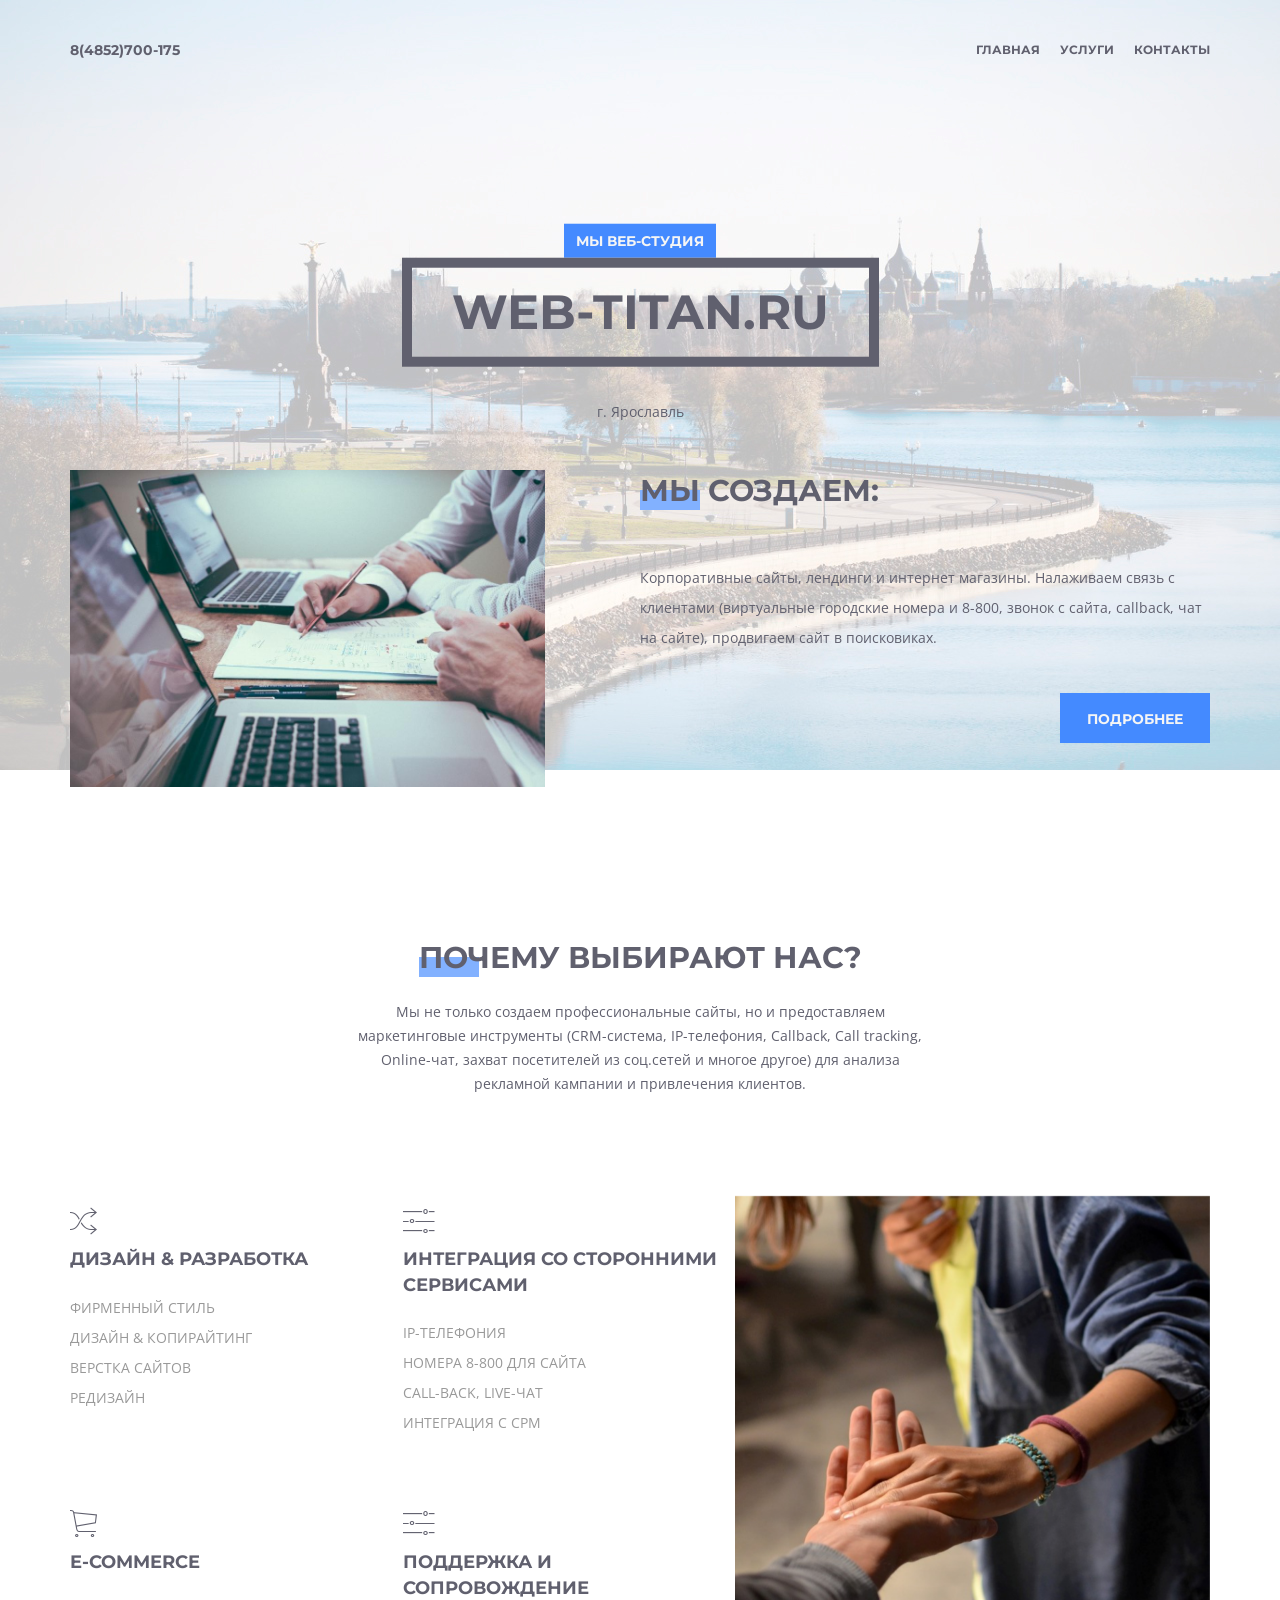
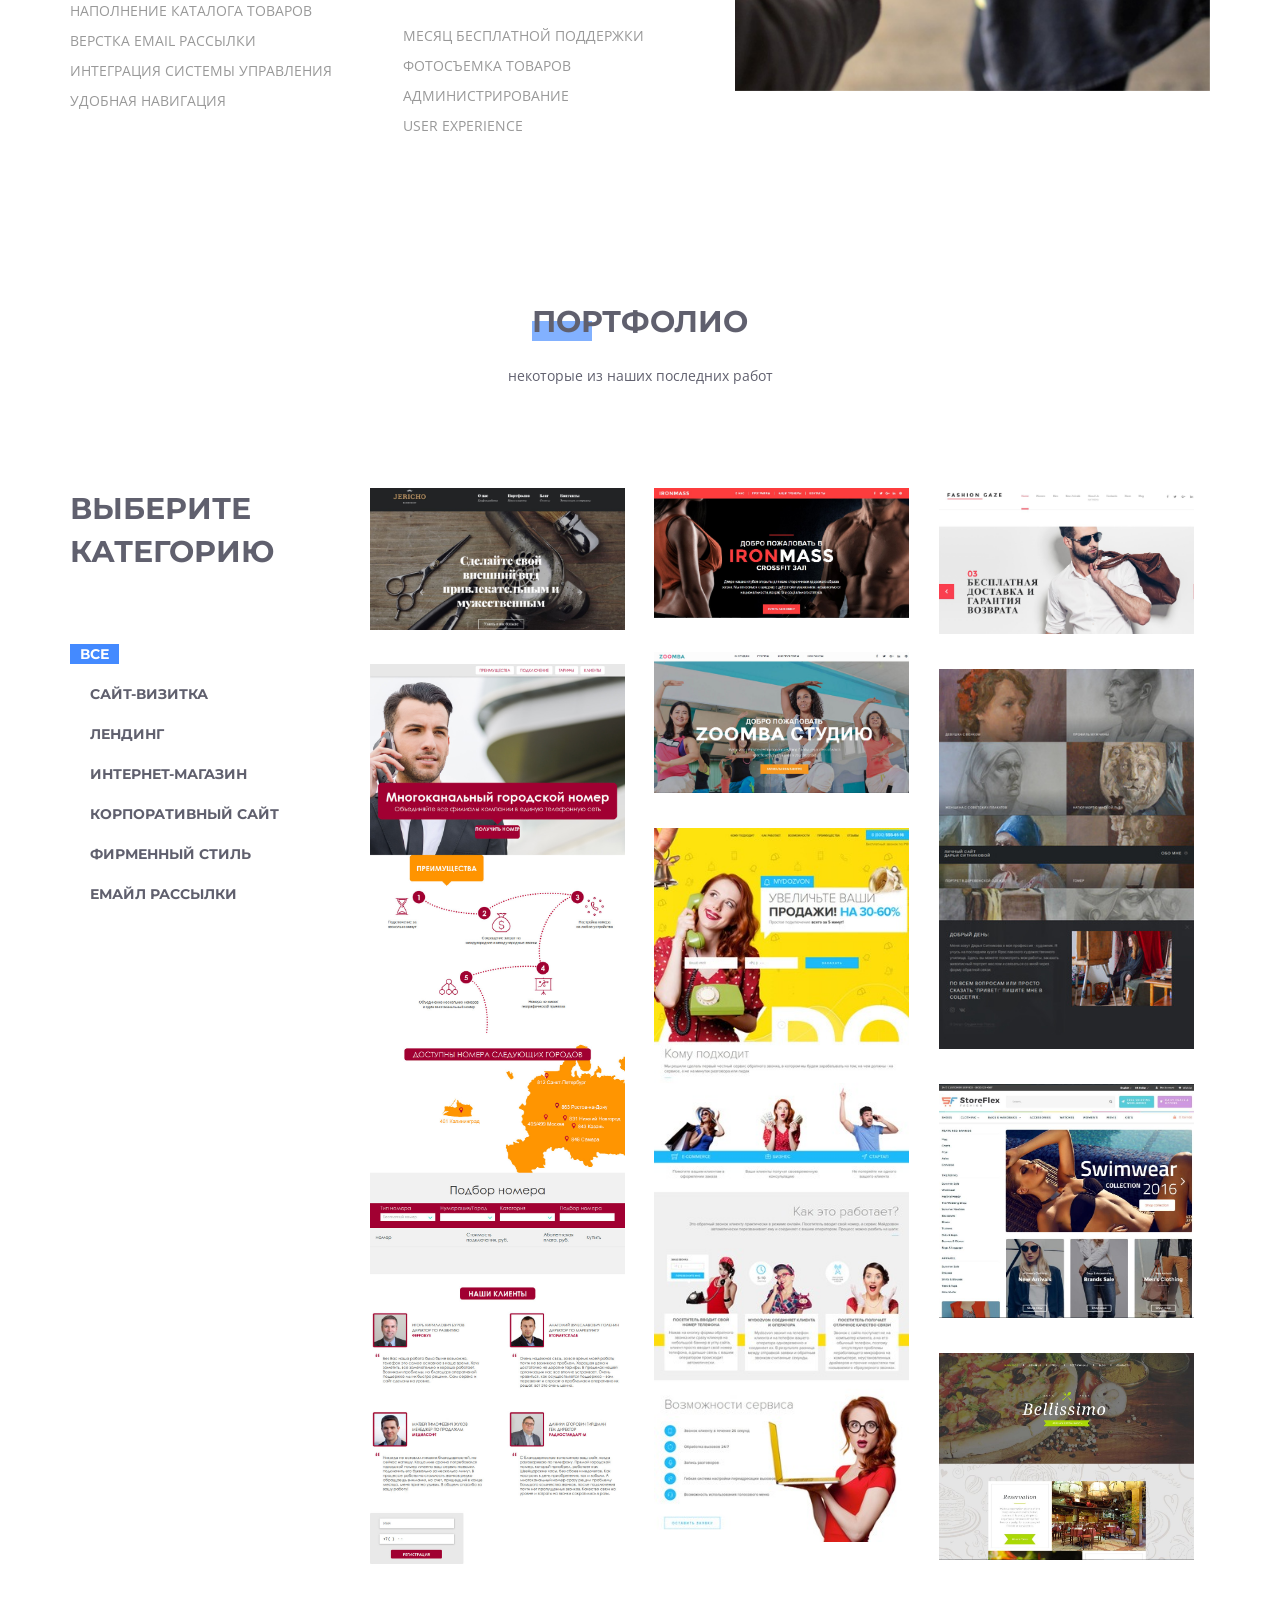
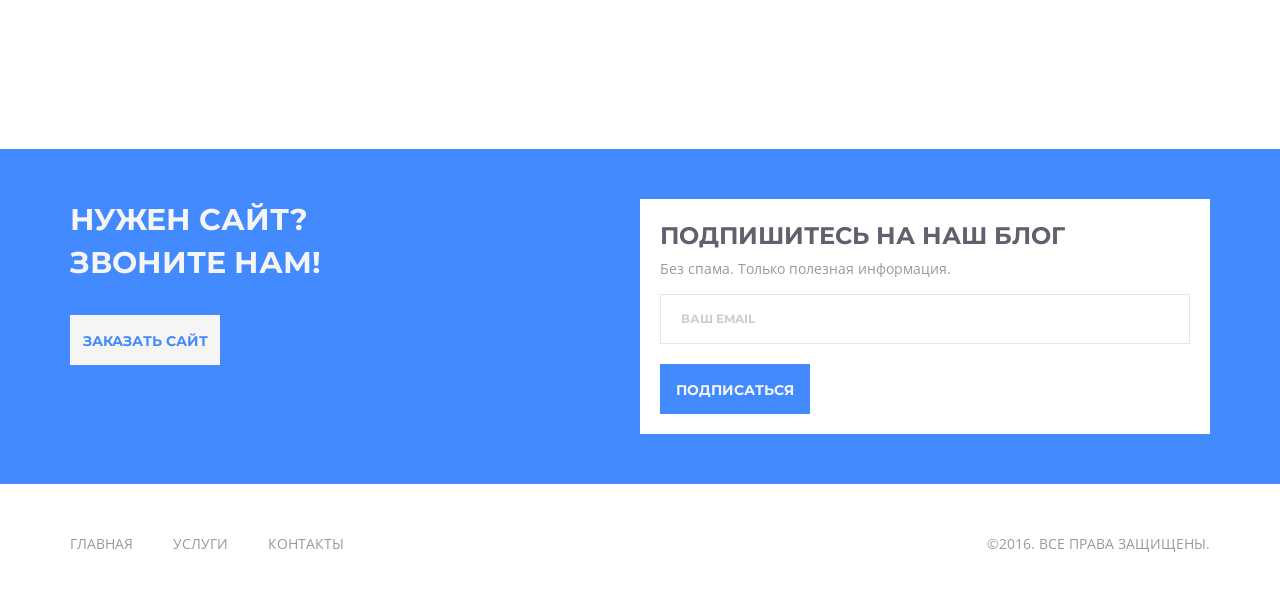
<file: index.html>
<!DOCTYPE html>
<html>
<head>
	<title>Web-Titan | Веб-студия Ярославль</title>
	<!-- META TAGS -->
	<meta charset="utf-8">
	<meta name="viewport" content="width=device-width, initial-scale=1.0">
	<link rel="shortcut icon" type="image/x-icon" href="assets/img/favicon.ico">
	<meta name="author" content="web-titan.ru">
	<meta name="description" content="Веб-студия Web-Titan - создаем сайты и помогаем найти клиентов">
    	<meta name='freelancehunt' content='166fc84afe81eeb' />
    	<meta name='wmail-verification' content='b320d1c875a25a2ba412d257ccc43dc6' />
    	<!-- SumoMe - lead generator -->
	<script src="//load.sumome.com/" data-sumo-site-id="952bf643acbc3bb46ab2c7be092976d0adeb2bfd89eff9b078c46e4f1cc10ef2" async="async"></script>
	<!-- STYLES -->
	<link rel="stylesheet" href="assets/css/bootstrap.min.css">
	<link rel="stylesheet" href="assets/css/ionicons.min.css">
	<link rel="stylesheet" href="assets/css/flexslider.css">
	<link rel="stylesheet" href="assets/css/animsition.min.css">
	<link rel="stylesheet" href="assets/css/animate.css">
	<link rel="stylesheet" href="assets/css/style.css">
</head>
<body class="animsition">
	<!-- HEADER  -->
	<header class="main-header">
		<div class="container">
			<div class="logo">
				<a href="index.html"><div class="big-title uppercase montserrat-text">8(4852)700-175</div></a>
			</div>

			<div class="menu">
				<!-- desktop navbar -->
				<nav class="desktop-nav">
					<ul class="first-level">
						<li><a href="index.html" class="animsition-link">Главная</a></li>
<!--						<li><a href="about.html" class="animsition-link">о нас</a></li>-->
						<li><a href="services.html" class="animsition-link">услуги</a></li>
<!--
						<li><a href="">портфолио</a>
							<ul class="second-level">
								<li><a href="portfolio-1.html" class="animsition-link">portfolio list</a></li>
								<li><a href="single-project.html" class="animsition-link">single project 1</a></li>
								<li><a href="single-project-2.html" class="animsition-link">single project 2</a></li>
							</ul>
						</li>
						<li><a href="">блог</a>
							<ul class="second-level">
								<li><a href="blog-1.html" class="animsition-link">posts list</a></li>
								<li><a href="single-post.html" class="animsition-link">single post</a></li>
							</ul>
						</li>
-->
						<li><a href="contact.html" class="animsition-link">контакты</a></li>
					</ul>
				</nav>
				<!-- mobile navbar -->
				<nav class="mobile-nav"></nav>
				<div class="menu-icon">
					<div class="line"></div>
					<div class="line"></div>
					<div class="line"></div>
				</div>
			</div>
		</div>
	</header>

	<!-- HERO SECTION  -->
	<div class="site-hero">
		<ul class="slides">
			<li>
				<div><span class="small-title uppercase montserrat-text">Мы веб-студия</span></div>
				<div class="big-title uppercase montserrat-text">web-titan.ru</div>
				<p>г. Ярославль</p>
			</li>
			<li>
				<div><span class="small-title uppercase montserrat-text">Мы делаем</span></div>
				<div class="big-title uppercase montserrat-text">продающие сайты</div>
				<p>Индивидуальный дизайн и готовые решения</p>
			</li>
		</ul>
	</div>

	<!-- HISTORY OF AGENCY -->
	<div class="container">
		<div class="agency">
			<div class="col-md-5 col-sm-12">
				<div class="row">
					<img src="assets/img/agency.jpg" alt="image">
				</div>
			</div>
			<div class="col-md-offset-1 col-md-6 col-sm-12">
				<div class="row">
					<div class="section-title">
						<span>мы создаем:</span>
					</div>
					<p>Корпоративные сайты, лендинги и интернет магазины. Налаживаем связь с клиентами (виртуальные городские номера и 8-800, звонок с сайта, callback, чат на сайте), продвигаем сайт в поисковиках.
					</p>
					<a href="services.html" class="btn green" style="float:right;margin-top:30px"><span>подробнее</span></a>
				</div>
			</div>
		</div>
	</div>


	<!-- WHY CHOOSE US -->
	<section class="services">
		<div class="container">
			<div class="row">
				<div class="section-title">
					<span>Почему выбирают нас?</span>
					<p>Мы не только создаем профессиональные сайты, но и предоставляем маркетинговые инструменты (CRM-система, IP-телефония, Callback, Call tracking, Online-чат, захват посетителей из соц.сетей и многое другое) для анализа рекламной кампании и привлечения клиентов.</p>
				</div>
			</div>

			<div class="col-md-7 col-sm-12 services-left wow fadeInUp">
				<div class="row" style="margin-bottom:50px">
					<div class="col-md-6 col-sm-12">
						<div class="row">
							<i class="icon ion-ios-shuffle"></i>
							<span class="montserrat-text uppercase service-title">дизайн &amp; разработка</span>
							<ul>
								<li>фирменный стиль</li>
								<li>дизайн &amp; копирайтинг</li>
								<li>верстка сайтов</li>
								<li>редизайн</li>
							</ul>
						</div>
					</div>
				<div class="col-md-6 col-sm-12">
						<div class="row">
							<i class="icon ion-ios-settings"></i>
							<span class="montserrat-text uppercase service-title">интеграция со сторонними сервисами</span>
							<ul>
								<li>ip-телефония</li>
								<li>номера 8-800 для сайта</li>
								<li>call-back, live-чат</li>
								<li>интеграция с срм</li>
							</ul>
						</div>
					</div>
				</div>
				<div class="row">
					<div class="col-md-6 col-sm-12">
						<div class="row">
							<i class="icon ion-ios-cart-outline"></i>
							<span class="montserrat-text uppercase service-title">e-commerce</span>
							<ul>
								<li>Наполнение каталога товаров</li>
								<li>Верстка email рассылки</li>
								<li>Интеграция системы управления</li>
								<li>Удобная навигация</li>
							</ul>
						</div>
					</div>
					<div class="col-md-6 col-sm-12">
						<div class="row">
							<i class="icon ion-ios-settings"></i>
							<span class="montserrat-text uppercase service-title">Поддержка и сопровождение</span>
							<ul>
								<li>Месяц бесплатной поддержки</li>
								<li>Фотосъемка товаров</li>
								<li>администрирование</li>
								<li>user experience</li>
							</ul>
						</div>
					</div>
				</div>
			</div>

			<div class="col-md-5 col-sm-12 services-right wow fadeInUp" data-wow-delay=".1s">
				<div class="row">
					<img src="assets/img/serv.jpg" alt="image">
				</div>
			</div>

		</div>
	</section>


	<!-- PORTFOLIO -->
	<section class="portfolio">
		<div class="container">
			<div class="row">
				<div class="section-title">
					<span>портфолио</span>
					<p>некоторые из наших последних работ</p>
				</div>
			</div>
				
<!--
            <div class="site-portfolio">
		<ul class="slides">
			<li>
				<img src="/assets/img/barbershop.JPG" alt="slide1">
			</li>
			<li>
				<div class="big-title uppercase montserrat-text">пример 2</div>
			</li>
			<li>
				<div class="big-title uppercase montserrat-text">пример 2</div>
			</li>
			<li>
				<div class="big-title uppercase montserrat-text">пример 2</div>
			</li>
		</ul>
	        </div>
-->
	        
<!-- categories  -->
			<div class="col-md-3">
				<div class="row categories-grid wow fadeInLeft">
					<span class="montserrat-text uppercase">выберите категорию</span>

					<nav class="categories">
						<ul class="portfolio_filter">
							<li><a href="" class="active" data-filter="*">все</a></li>
							<li><a href="" data-filter=".vizitka">Сайт-визитка</a></li>
							<li><a href="" data-filter=".landing">Лендинг</a></li>
							<li><a href="" data-filter=".int-mag">Интернет-магазин</a></li>
							<li><a href="" data-filter=".corpsite">Корпоративный сайт</a></li>
							<li><a href="" data-filter=".firmstyle">Фирменный стиль</a></li>
							<li><a href="" data-filter=".mailchimp">Емайл рассылки</a></li>
						</ul>
					</nav>
				</div>
			</div>

			<!-- all works -->
			<div class="col-md-9">
				<div class="row portfolio_container">
					<!-- single work -->
					<div class="col-md-4 vizitka mailchimp">
						<a href="#" class="portfolio_item work-grid wow fadeInUp">
							<img src="assets/img/barbershop.JPG" alt="barbershop">
							<div class="portfolio_item_hover">
								<div class="item_info">
									<span>Сайт барбершопа</span>
<!--									<em>посмотреть</em>-->
								</div>
							</div>
						</a>
					</div>
					<!-- end single work -->

					<!-- single work -->
					<div class="col-md-4 mailchimp landing">
						<a href="#" class="portfolio_item work-grid wow fadeInUp" data-wow-delay=".2s">
							<img src="assets/img/crossfitstudio.JPG" alt="crossfitstudio">
							<div class="portfolio_item_hover">
								<div class="item_info">
									<span>Кроссфит-зал</span>
<!--									<em>посмотреть</em>-->
								</div>
							</div>
						</a>
					</div>
					<!-- end single work -->

					<!-- single work -->
					<div class="col-md-4 firmstyle int-mag mailchimp">
						<a href="#" class="portfolio_item work-grid wow fadeInUp" data-wow-delay=".3s">
							<img src="assets/img/fashiongaze.JPG" alt="image">
							<div class="portfolio_item_hover">
								<div class="item_info">
									<span>Интернет-магазин мужской одежды</span>
<!--									<em>посмотреть</em>-->
								</div>
							</div>
						</a>
					</div>
					<!-- end single work -->

					<!-- single work -->
					<div class="col-md-4 vizitka mailchimp">
						<a href="#" class="portfolio_item work-grid wow fadeInUp" data-wow-delay=".4s">
							<img src="assets/img/zoombastudio.JPG" alt="zoombastudio">
							<div class="portfolio_item_hover">
								<div class="item_info">
									<span>Студия танцев</span>
<!--									<em>посмотреть</em>-->
								</div>
							</div>
						</a>
					</div>
					<!-- end single work -->

					<!-- single work -->
					<div class="col-md-4 landing">
						<a href="#" class="portfolio_item work-grid wow fadeInUp" data-wow-delay=".5s">
							<img src="assets/img/citynumbers.jpg" alt="citynumbers">
							<div class="portfolio_item_hover">
								<div class="item_info">
									<span>Лендинг оператора связи</span>
<!--									<em>посмотреть</em>-->
								</div>
							</div>
						</a>
					</div>
					<!-- end single work -->

					<!-- single work -->
					<div class="col-md-4 vizitka ">
						<a href="#" class="portfolio_item work-grid wow fadeInUp" data-wow-delay=".6s">
							<img src="assets/img/artsiesta.jpg" alt="artsiesta">
							<div class="portfolio_item_hover">
								<div class="item_info">
									<span>Сайт художественной студии</span>
<!--									<em>смотреть</em>-->
								</div>
							</div>
						</a>
					</div>
					<!-- end single work -->

					<!-- single work -->
					<div class="col-md-4 landing">
						<a href="#" class="portfolio_item work-grid wow fadeInUp" data-wow-delay=".7s">
							<img src="assets/img/mydozvon.jpg" alt="mydozvon">
							<div class="portfolio_item_hover">
								<div class="item_info">
									<span>Лендинг сервиса обратного звонка</span>
<!--									<em>смотреть</em>-->
								</div>
							</div>
						</a>
					</div>
					<!-- end single work -->

					<!-- single work -->
					<div class="col-md-4 int-mag">
						<a href="#" class="portfolio_item work-grid wow fadeInUp" data-wow-delay=".8s">
							<img src="assets/img/storeflex.jpg" alt="storeflex">
							<div class="portfolio_item_hover">
								<div class="item_info">
									<span>Интернет-магазин одежды</span>
<!--									<em>посмотреть</em>-->
								</div>
							</div>
						</a>
					</div>
					<!-- end single work -->

					<!-- single work -->
					<div class="col-md-4 vizitka corpsite">
						<a href="#" class="portfolio_item work-grid wow fadeInUp" data-wow-delay=".9s">
							<img src="assets/img/restaurant.JPG" alt="restaurant">
							<div class="portfolio_item_hover">
								<div class="item_info">
									<span>Сайт итальянского ресторана</span>
<!--									<em>photography</em>-->
								</div>
							</div>
						</a>
					</div>
					<!-- end single work -->
				</div>
				<!-- end row -->
			</div>
			<!-- all works end -->
			
		</div>
		<!-- end container -->
	</section>
	<!-- portfolio -->

	<!-- newsletter -->
	<section class="green-section wow fadeInUp" style="padding:50px 0">
		<div class="container">
			<div class="col-md-6 col-sm-12">
				<div class="row">
					<span class="white-text montserrat-text uppercase" style="font-size:30px;display:block;">
						Нужен сайт? <br>звоните нам!
					</span>
					<a href="contact.html" class="btn white" style="margin-top:30px"><span>заказать сайт</span></a>
				</div>
			</div>

			<div class="col-md-6 col-sm-12">
				<div class="row">
					<div class="white-section" style="padding:20px">
						<span class="montserrat-text uppercase" style="font-size:24px">подпишитесь на наш блог</span>
						<p>
							Без спама. Только полезная информация.
						</p>
						<form action="#" method="post">
							<div class="input_1">
								<input type="text" name="email">
								<span>ваш email</span>
							</div>
							<button type="submit" class="btn green" style="margin-top:20px"><span>подписаться</span></button>
						</form>
					</div>
				</div>
			</div>
		</div>
	</section>


	<!-- FOOTER -->
	<footer class="main-footer wow fadeInUp">
		<div class="container">
			<div class="col-md-8 col-sm-12">
				<div class="row">
					<nav class="footer-nav">
						<ul>
							<li><a href="index.html" class="animsition-link link">главная</a></li>
<!--							<li><a href="about.html" class="animsition-link link">о нас</a></li>-->
							<li><a href="services.html" class="animsition-link link">услуги</a></li>
<!--							<li><a href="portfolio-1.html" class="animsition-link link">портфолио</a></li>-->
<!--							<li><a href="blog-1.html" class="animsition-link link">блог</a></li>-->
							<li><a href="contact.html" class="animsition-link link">контакты</a></li>
						</ul>
					</nav>
				</div>
			</div>

			<div class="col-md-4 col-sm-12" style="text-align:right">
				<div class="row">
					<div class="uppercase gray-text">
						&copy;2016. все права защищены.
					</div>
<!--
					<ul class="social-icons" style="margin-top:30px;float:right">
						<li><a href="#"><i class="icon ion-social-facebook"></i></a></li>
						<li><a href="#"><i class="icon ion-social-twitter"></i></a></li>
						<li><a href="#"><i class="icon ion-social-youtube"></i></a></li>
						<li><a href="#"><i class="icon ion-social-linkedin"></i></a></li>
						<li><a href="#"><i class="icon ion-social-pinterest"></i></a></li>
						<li><a href="#"><i class="icon ion-social-instagram"></i></a></li>
					</ul>
-->
				</div>
			</div>
		</div>
	</footer>

	<!-- SCRIPTS -->
	<script type="text/javascript" src="assets/js/jquery-2.1.4.min.js"></script>
	<script type="text/javascript" src="assets/js/isotope.pkgd.min.js"></script>
	<script type="text/javascript" src="assets/js/jquery.flexslider.js"></script>
	<script type="text/javascript" src="assets/js/smoothScroll.js"></script>
	<script type="text/javascript" src="assets/js/jquery.animsition.min.js"></script>
	<script type="text/javascript" src="assets/js/wow.min.js"></script>
	<script type="text/javascript" src="assets/js/main.js"></script>

	<script type="text/javascript" charset="utf-8">
		$(window).load(function() {
			new WOW().init();

			// initialise flexslider
			$('.site-hero').flexslider({
				animation: "fade",
				directionNav: false,
				controlNav: false, 
				keyboardNav: true,
				slideToStart: 0,
				animationLoop: true,
				pauseOnHover: false,
				slideshowSpeed: 4000, 
			});


			// initialize isotope
			var $container = $('.portfolio_container');
			$container.isotope({
				filter: '*',
			});
		 
			$('.portfolio_filter a').click(function(){
				$('.portfolio_filter .active').removeClass('active');
				$(this).addClass('active');
		 
				var selector = $(this).attr('data-filter');
				$container.isotope({
					filter: selector,
					animationOptions: {
						duration: 500,
						animationEngine : "jquery"
					}
				});
				return false;
			}); 
		});
	</script>
</body>
</html>
</file>
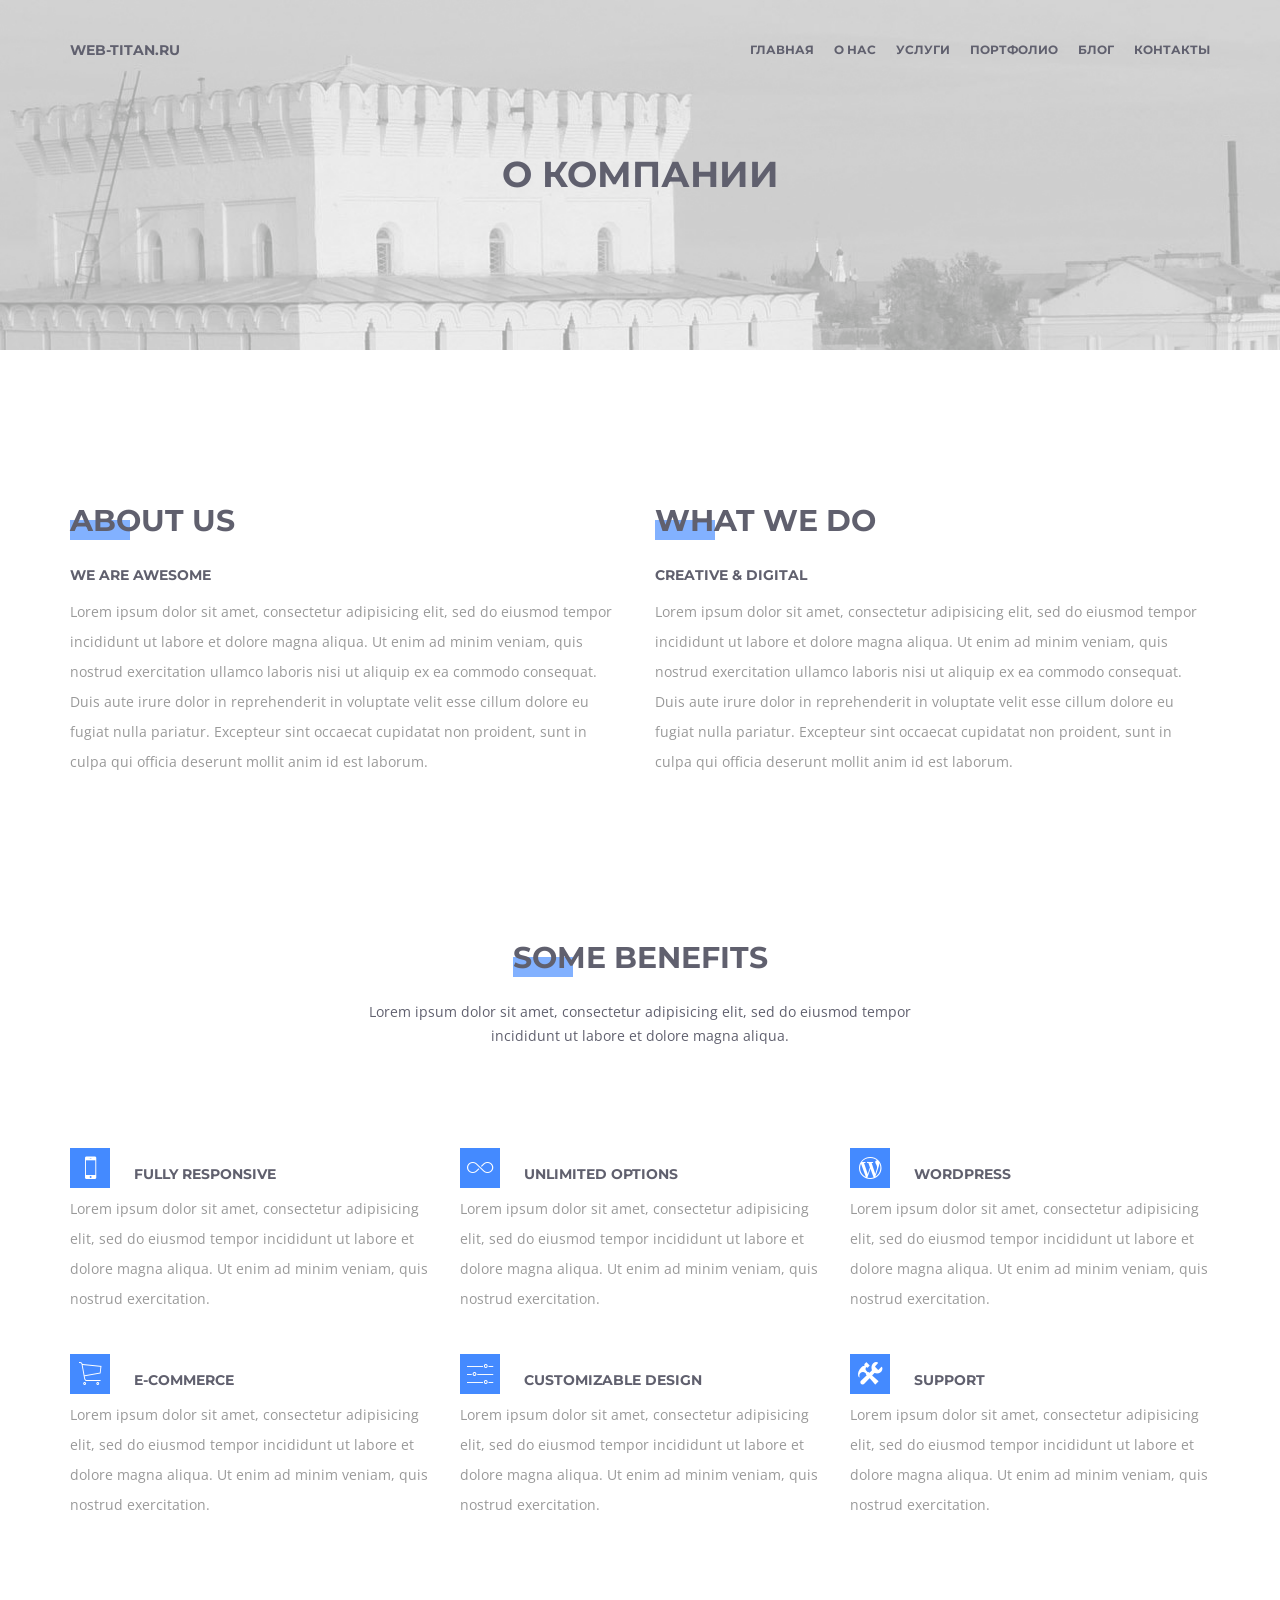
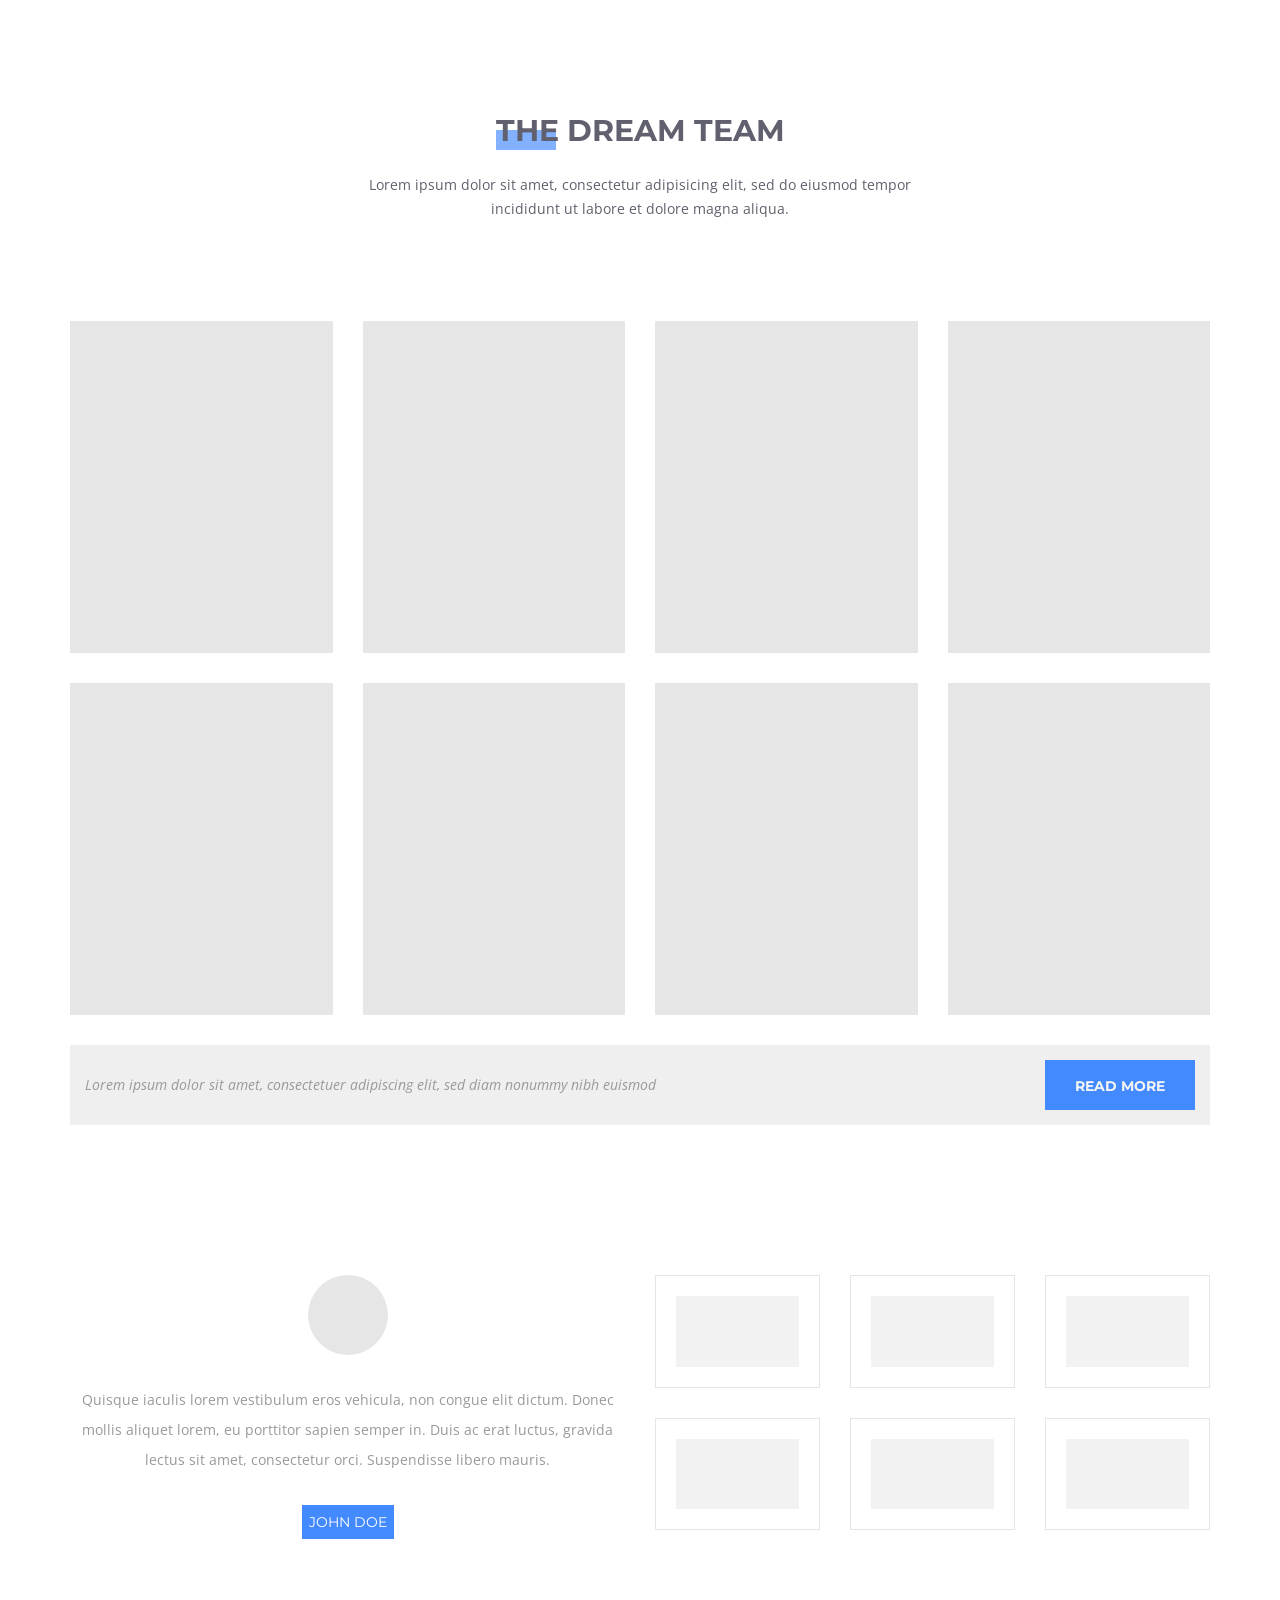
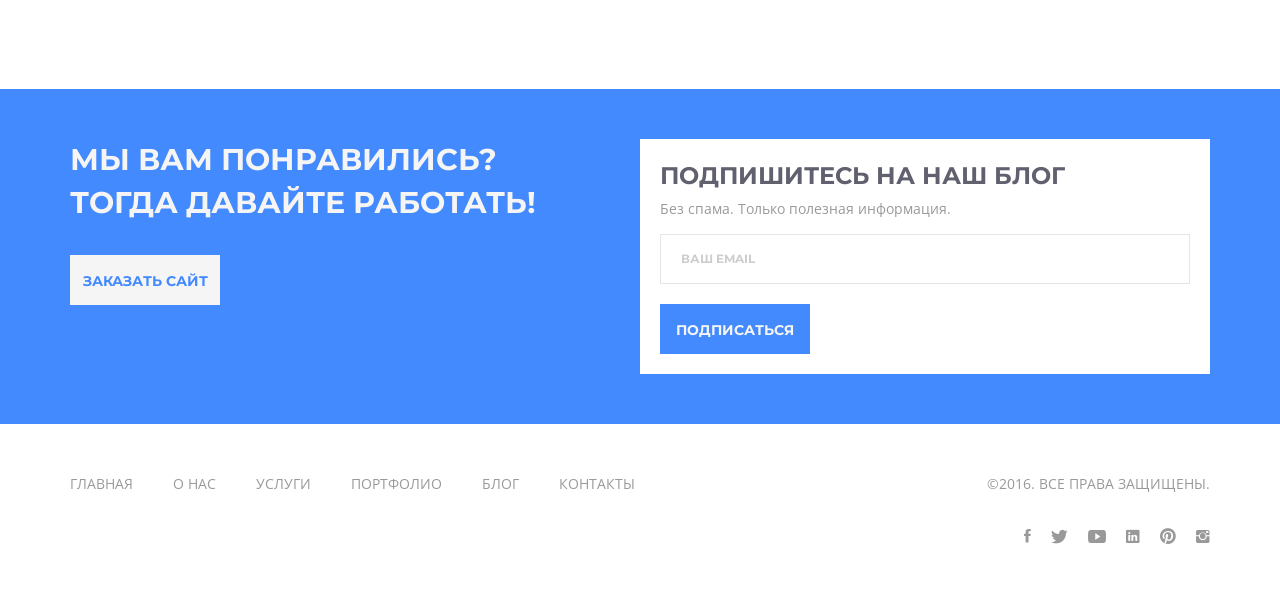
<file: about.html>
<!DOCTYPE html>
<html>
<head>
	<title>Web-Titan | Веб-студия Ярославль</title>
	<!-- META TAGS -->
	<meta charset="utf-8">
	<meta name="viewport" content="width=device-width, initial-scale=1.0">
	<link rel="shortcut icon" type="image/x-icon" href="assets/img/favicon.ico">
	<meta name="author" content="web-titan.ru">
	<meta name="description" content="Веб-студия Web-Titan - создаем сайты и помогаем найти клиентов">

	<!-- STYLES -->
	<link rel="stylesheet" href="assets/css/bootstrap.min.css">
	<link rel="stylesheet" href="assets/css/ionicons.min.css">
	<link rel="stylesheet" href="assets/css/flexslider.css">
	<link rel="stylesheet" href="assets/css/animsition.min.css">
	<link rel="stylesheet" href="assets/css/animate.css">
	<link rel="stylesheet" href="assets/css/style.css">
</head>
<body class="animsition">
	<!-- HEADER  -->
	<header class="main-header">
		<div class="container">
			<div class="logo">
				<a href="index.html"><div class="big-title uppercase montserrat-text">web-titan.ru</div></a>
			</div>

			<div class="menu">
				<!-- desktop navbar -->
				<nav class="desktop-nav">
					<ul class="first-level">
						<li><a href="index.html" class="animsition-link">Главная</a></li>
						<li><a href="about.html" class="animsition-link">о нас</a></li>
						<li><a href="services.html" class="animsition-link">услуги</a></li>
						<li><a href="">портфолио</a>
							<ul class="second-level">
								<li><a href="portfolio-1.html" class="animsition-link">portfolio list</a></li>
								<li><a href="single-project.html" class="animsition-link">single project 1</a></li>
								<li><a href="single-project-2.html" class="animsition-link">single project 2</a></li>
							</ul>
						</li>
						<li><a href="">блог</a>
							<ul class="second-level">
								<li><a href="blog-1.html" class="animsition-link">posts list</a></li>
								<li><a href="single-post.html" class="animsition-link">single post</a></li>
							</ul>
						</li>
						<li><a href="contact.html" class="animsition-link">контакты</a></li>
					</ul>
				</nav>
				<!-- mobile navbar -->
				<nav class="mobile-nav"></nav>
				<div class="menu-icon">
					<div class="line"></div>
					<div class="line"></div>
					<div class="line"></div>
				</div>
			</div>
		</div>
	</header>


	<!-- HERO SECTION  -->
	<div class="site-hero_2">
		<div class="page-title">
			<div class="big-title montserrat-text uppercase">о компании</div>
<!--			<div class="small-title montserrat-text uppercase">home / about</div>-->
		</div>
	</div>

	<section>
		<div class="container">
			<div class="row">
				<div class="col-md-6">
					<div class="section-title" style="text-align:left;float:left;width:100%;margin-bottom:0">
						<span>about us</span>
						<p class="montserrat-text uppercase">we are awesome</p>
					</div>

					<p>Lorem ipsum dolor sit amet, consectetur adipisicing elit, sed do eiusmod
					tempor incididunt ut labore et dolore magna aliqua. Ut enim ad minim veniam,
					quis nostrud exercitation ullamco laboris nisi ut aliquip ex ea commodo
					consequat. Duis aute irure dolor in reprehenderit in voluptate velit esse
					cillum dolore eu fugiat nulla pariatur. Excepteur sint occaecat cupidatat non
					proident, sunt in culpa qui officia deserunt mollit anim id est laborum.</p>
				</div>
				<div class="col-md-6">
					<div class="section-title" style="text-align:left;float:left;width:100%;margin-bottom:0">
						<span>what we do</span>
						<p class="montserrat-text uppercase">creative &amp; digital</p>
					</div>

					<p>Lorem ipsum dolor sit amet, consectetur adipisicing elit, sed do eiusmod
					tempor incididunt ut labore et dolore magna aliqua. Ut enim ad minim veniam,
					quis nostrud exercitation ullamco laboris nisi ut aliquip ex ea commodo
					consequat. Duis aute irure dolor in reprehenderit in voluptate velit esse
					cillum dolore eu fugiat nulla pariatur. Excepteur sint occaecat cupidatat non
					proident, sunt in culpa qui officia deserunt mollit anim id est laborum.</p>
				</div>
			</div>
		</div>
	</section>


	<section>
		<div class="container">
			<div class="row">
				<div class="section-title">
					<span>some benefits</span>
					<p>Lorem ipsum dolor sit amet, consectetur adipisicing elit, sed do eiusmod
					tempor incididunt ut labore et dolore magna aliqua.</p>
				</div>
			</div>

			<div class="row">
				<div class="col-md-4 col-sm-6 col-xs-12 benefits_2_single wow fadeInUp">
					<i class="icon ion-iphone"></i>
					<span class="title montserrat-text uppercase">fully responsive</span>
					<p>Lorem ipsum dolor sit amet, consectetur adipisicing elit, sed do eiusmod
					tempor incididunt ut labore et dolore magna aliqua. Ut enim ad minim veniam,
					quis nostrud exercitation. </p>
				</div>

				<div class="col-md-4 col-sm-6 col-xs-12 benefits_2_single wow fadeInUp" data-wow-delay=".1s">
					<i class="icon ion-ios-infinite-outline"></i>
					<span class="title montserrat-text uppercase">unlimited options</span>
					<p>Lorem ipsum dolor sit amet, consectetur adipisicing elit, sed do eiusmod
					tempor incididunt ut labore et dolore magna aliqua. Ut enim ad minim veniam,
					quis nostrud exercitation. </p>
				</div>

				<div class="col-md-4 col-sm-6 col-xs-12 benefits_2_single wow fadeInUp" data-wow-delay=".2s">
					<i class="icon ion-social-wordpress-outline"></i>
					<span class="title montserrat-text uppercase">wordpress</span>
					<p>Lorem ipsum dolor sit amet, consectetur adipisicing elit, sed do eiusmod
					tempor incididunt ut labore et dolore magna aliqua. Ut enim ad minim veniam,
					quis nostrud exercitation. </p>
				</div>

				<div class="col-md-4 col-sm-6 col-xs-12 benefits_2_single wow fadeInUp" data-wow-delay=".3s">
					<i class="icon ion-ios-cart-outline"></i>
					<span class="title montserrat-text uppercase">e-commerce</span>
					<p>Lorem ipsum dolor sit amet, consectetur adipisicing elit, sed do eiusmod
					tempor incididunt ut labore et dolore magna aliqua. Ut enim ad minim veniam,
					quis nostrud exercitation. </p>
				</div>

				<div class="col-md-4 col-sm-6 col-xs-12 benefits_2_single wow fadeInUp" data-wow-delay=".4s">
					<i class="icon ion-ios-settings"></i>
					<span class="title montserrat-text uppercase">customizable design</span>
					<p>Lorem ipsum dolor sit amet, consectetur adipisicing elit, sed do eiusmod
					tempor incididunt ut labore et dolore magna aliqua. Ut enim ad minim veniam,
					quis nostrud exercitation. </p>
				</div>

				<div class="col-md-4 col-sm-6 col-xs-12 benefits_2_single wow fadeInUp" data-wow-delay=".5s">
					<i class="icon ion-settings"></i>
					<span class="title montserrat-text uppercase">support</span>
					<p>Lorem ipsum dolor sit amet, consectetur adipisicing elit, sed do eiusmod
					tempor incididunt ut labore et dolore magna aliqua. Ut enim ad minim veniam,
					quis nostrud exercitation. </p>
				</div>
			</div>
		</div>
	</section>


	<section>
		<div class="container">
			<div class="row">
				<div class="section-title">
					<span>the dream team</span>
					<p>Lorem ipsum dolor sit amet, consectetur adipisicing elit, sed do eiusmod
					tempor incididunt ut labore et dolore magna aliqua.</p>
				</div>
			</div>

			<div class="row">
				<div class="col-md-3 col-sm-6 col-xs-12 wow fadeInUp">
					<div class="team_member">
						<img src="assets/img/team.jpg" alt="team image">		
						<div class="team_member_hover">
							<div class="team_member_info">
								<div class="team_member_name">john doe</div>
								<div class="team_member_job">CEO / co-founder</div>
							</div>
						</div>
					</div>
				</div>
				<div class="col-md-3 col-sm-6 col-xs-12 wow fadeInUp" data-wow-delay=".1s">
					<div class="team_member">
						<img src="assets/img/team.jpg" alt="team image">	
						<div class="team_member_hover">
							<div class="team_member_info">
								<div class="team_member_name">jennifer toms</div>
								<div class="team_member_job">project chied</div>
							</div>
						</div>
					</div>				
				</div>
				<div class="col-md-3 col-sm-6 col-xs-12 wow fadeInUp" data-wow-delay=".2s">
					<div class="team_member">
						<img src="assets/img/team.jpg" alt="team image">	
						<div class="team_member_hover">
							<div class="team_member_info">
								<div class="team_member_name">jack doe</div>
								<div class="team_member_job">graphic designer</div>
							</div>
						</div>
					</div>				
				</div>
				<div class="col-md-3 col-sm-6 col-xs-12 wow fadeInUp" data-wow-delay=".3s">
					<div class="team_member">
						<img src="assets/img/team.jpg" alt="team image">	
						<div class="team_member_hover">
							<div class="team_member_info">
								<div class="team_member_name">anne turin</div>
								<div class="team_member_job">art director</div>
							</div>
						</div>
					</div>					
				</div>
				<div class="col-md-3 col-sm-6 col-xs-12 wow fadeInUp" data-wow-delay=".4s">
					<div class="team_member">
						<img src="assets/img/team.jpg" alt="team image">	
						<div class="team_member_hover">
							<div class="team_member_info">
								<div class="team_member_name">nicolas akhouad</div>
								<div class="team_member_job">CTO</div>
							</div>
						</div>
					</div>					
				</div>
				<div class="col-md-3 col-sm-6 col-xs-12 wow fadeInUp" data-wow-delay=".5s">
					<div class="team_member">
						<img src="assets/img/team.jpg" alt="team image">	
						<div class="team_member_hover">
							<div class="team_member_info">
								<div class="team_member_name">tim cook</div>
								<div class="team_member_job">front-end developer</div>
							</div>
						</div>
					</div>				
				</div>
				<div class="col-md-3 col-sm-6 col-xs-12 wow fadeInUp" data-wow-delay=".6s">
					<div class="team_member">
						<img src="assets/img/team.jpg" alt="team image">	
						<div class="team_member_hover">
							<div class="team_member_info">
								<div class="team_member_name">alan turin</div>
								<div class="team_member_job">back-end developer</div>
							</div>
						</div>
					</div>				
				</div>
				<div class="col-md-3 col-sm-6 col-xs-12 wow fadeInUp" data-wow-delay=".7s">
					<div class="team_member">
						<img src="assets/img/team.jpg" alt="team image">	
						<div class="team_member_hover">
							<div class="team_member_info">
								<div class="team_member_name">john whick</div>
								<div class="team_member_job">web designer</div>
							</div>
						</div>
					</div>				
				</div>
			</div>
		</div>
	</section>

	<!-- light gray section -->
	<div class="container">
		<div class="light-gray-section wow fadeInUp" style="padding:15px 30px;">
			<div class="row">
				<p class="italic" style="float:left;line-height:50px;margin:0">
					Lorem ipsum dolor sit amet, consectetuer adipiscing elit, sed diam nonummy nibh euismod
				</p>
				<a href="" class="btn green" style="float:right"><span>read more</span></a>
			</div>
		</div>
	</div>


	<section>
		<div class="container">
			<div class="row">
				<div class="col-md-6">
					<div class="testimonials wow fadeInUp">
						<ul class="slides">
							<li class="testimonials_single">
								<div class="author_pic">
									<img src="assets/img/face.jpg" alt="testimonial image">
								</div>
								<p>
									Quisque iaculis lorem vestibulum eros vehicula, non congue elit dictum. Donec mollis aliquet lorem, eu porttitor sapien semper in. Duis ac erat luctus, gravida lectus sit amet, consectetur orci. Suspendisse libero mauris.
								</p>
								<div class="author_name">john doe</div>
							</li>

							<li class="testimonials_single">
								<div class="author_pic">
									<img src="assets/img/face.jpg" alt="testimonial image">
								</div>
								<p>
									It is a long established fact that a reader will be distracted by the readable content of a page when looking at its layout. The point of using Lorem Ipsum is that it has a more-or-less normal distribution of letters, as opposed to using 'Content here, content here', making it look like readable English.
								</p>
								<div class="author_name">john doe</div>
							</li>

							<li class="testimonials_single">
								<div class="author_pic">
									<img src="assets/img/face.jpg" alt="testimonial image">
								</div>
								<p>
									There are many variations of passages of Lorem Ipsum available, but the majority have suffered alteration in some form, by injected humour, or randomised words which don't look even slightly believable.
								</p>
								<div class="author_name">john doe</div>
							</li>
						</ul>
					</div>
				</div>

				<div class="col-md-6 clients">
					<div class="row">
						<div class="col-md-4 col-sm-6 col-xs-12 wow fadeInUp">
							<div class="clients_single">
								<a href="#">
									<img src="assets/img/client.jpg" alt="client logo">
								</a>
							</div>
						</div>
						<div class="col-md-4 col-sm-6 col-xs-12 wow fadeInUp" data-wow-delay=".1s">
							<div class="clients_single">
								<a href="#">
									<img src="assets/img/client.jpg" alt="client logo">
								</a>
							</div>
						</div>
						<div class="col-md-4 col-sm-6 col-xs-12 wow fadeInUp" data-wow-delay=".2s">
							<div class="clients_single">
								<a href="#">
									<img src="assets/img/client.jpg" alt="client logo">
								</a>
							</div>
						</div>
						<div class="col-md-4 col-sm-6 col-xs-12 wow fadeInUp" data-wow-delay=".3s">
							<div class="clients_single">
								<a href="#">
									<img src="assets/img/client.jpg" alt="client logo">
								</a>
							</div>
						</div>
						<div class="col-md-4 col-sm-6 col-xs-12 wow fadeInUp" data-wow-delay=".4s">
							<div class="clients_single">
								<a href="#">
									<img src="assets/img/client.jpg" alt="client logo">
								</a>
							</div>
						</div>
						<div class="col-md-4 col-sm-6 col-xs-12 wow fadeInUp" data-wow-delay=".5s">
							<div class="clients_single">
								<a href="#">
									<img src="assets/img/client.jpg" alt="client logo">
								</a>
							</div>
						</div>
					</div>
				</div>
			</div>	
		</div>
	</section>



	<!-- newsletter -->
	<section class="green-section wow fadeInUp" style="padding:50px 0">
		<div class="container">
			<div class="col-md-6 col-sm-12">
				<div class="row">
					<span class="white-text montserrat-text uppercase" style="font-size:30px;display:block;">
						мы вам понравились? <br>тогда давайте работать!
					</span>
					<a href="#" class="btn white" style="margin-top:30px"><span>заказать сайт</span></a>
				</div>
			</div>

			<div class="col-md-6 col-sm-12">
				<div class="row">
					<div class="white-section" style="padding:20px">
						<span class="montserrat-text uppercase" style="font-size:24px">подпишитесь на наш блог</span>
						<p>
							Без спама. Только полезная информация.
						</p>
						<form action="#" method="post">
							<div class="input_1">
								<input type="text" name="email">
								<span>ваш email</span>
							</div>
							<button type="submit" class="btn green" style="margin-top:20px"><span>подписаться</span></button>
						</form>
					</div>
				</div>
			</div>
		</div>
	</section>



	<!-- FOOTER -->
	<footer class="main-footer wow fadeInUp">
		<div class="container">
			<div class="col-md-8 col-sm-12">
				<div class="row">
					<nav class="footer-nav">
						<ul>
							<li><a href="index.html" class="animsition-link link">главная</a></li>
							<li><a href="about.html" class="animsition-link link">о нас</a></li>
							<li><a href="services.html" class="animsition-link link">услуги</a></li>
							<li><a href="portfolio-1.html" class="animsition-link link">портфолио</a></li>
							<li><a href="blog-1.html" class="animsition-link link">блог</a></li>
							<li><a href="contact.html" class="animsition-link link">контакты</a></li>
						</ul>
					</nav>
				</div>
			</div>

			<div class="col-md-4 col-sm-12" style="text-align:right">
				<div class="row">
					<div class="uppercase gray-text">
						&copy;2016. все права защищены.
					</div>
					<ul class="social-icons" style="margin-top:30px;float:right">
						<li><a href="#"><i class="icon ion-social-facebook"></i></a></li>
						<li><a href="#"><i class="icon ion-social-twitter"></i></a></li>
						<li><a href="#"><i class="icon ion-social-youtube"></i></a></li>
						<li><a href="#"><i class="icon ion-social-linkedin"></i></a></li>
						<li><a href="#"><i class="icon ion-social-pinterest"></i></a></li>
						<li><a href="#"><i class="icon ion-social-instagram"></i></a></li>
					</ul>
				</div>
			</div>
		</div>
	</footer>

	<!-- SCRIPTS -->
	<script type="text/javascript" src="assets/js/jquery-2.1.4.min.js"></script>
	<script type="text/javascript" src="assets/js/smoothScroll.js"></script>
	<script type="text/javascript" src="assets/js/jquery.flexslider.js"></script>
	<script type="text/javascript" src="assets/js/jquery.animsition.min.js"></script>
	<script type="text/javascript" src="assets/js/wow.min.js"></script>
	<script type="text/javascript" src="assets/js/main.js"></script>
	<script type="text/javascript">
	$(window).load(function(){
		new WOW().init();
		$(".testimonials").flexslider({
			directionNav : false,
			controlNav : false,
			smoothHeight : true,
		});
	});
	</script>
</body>
</html>
</file>
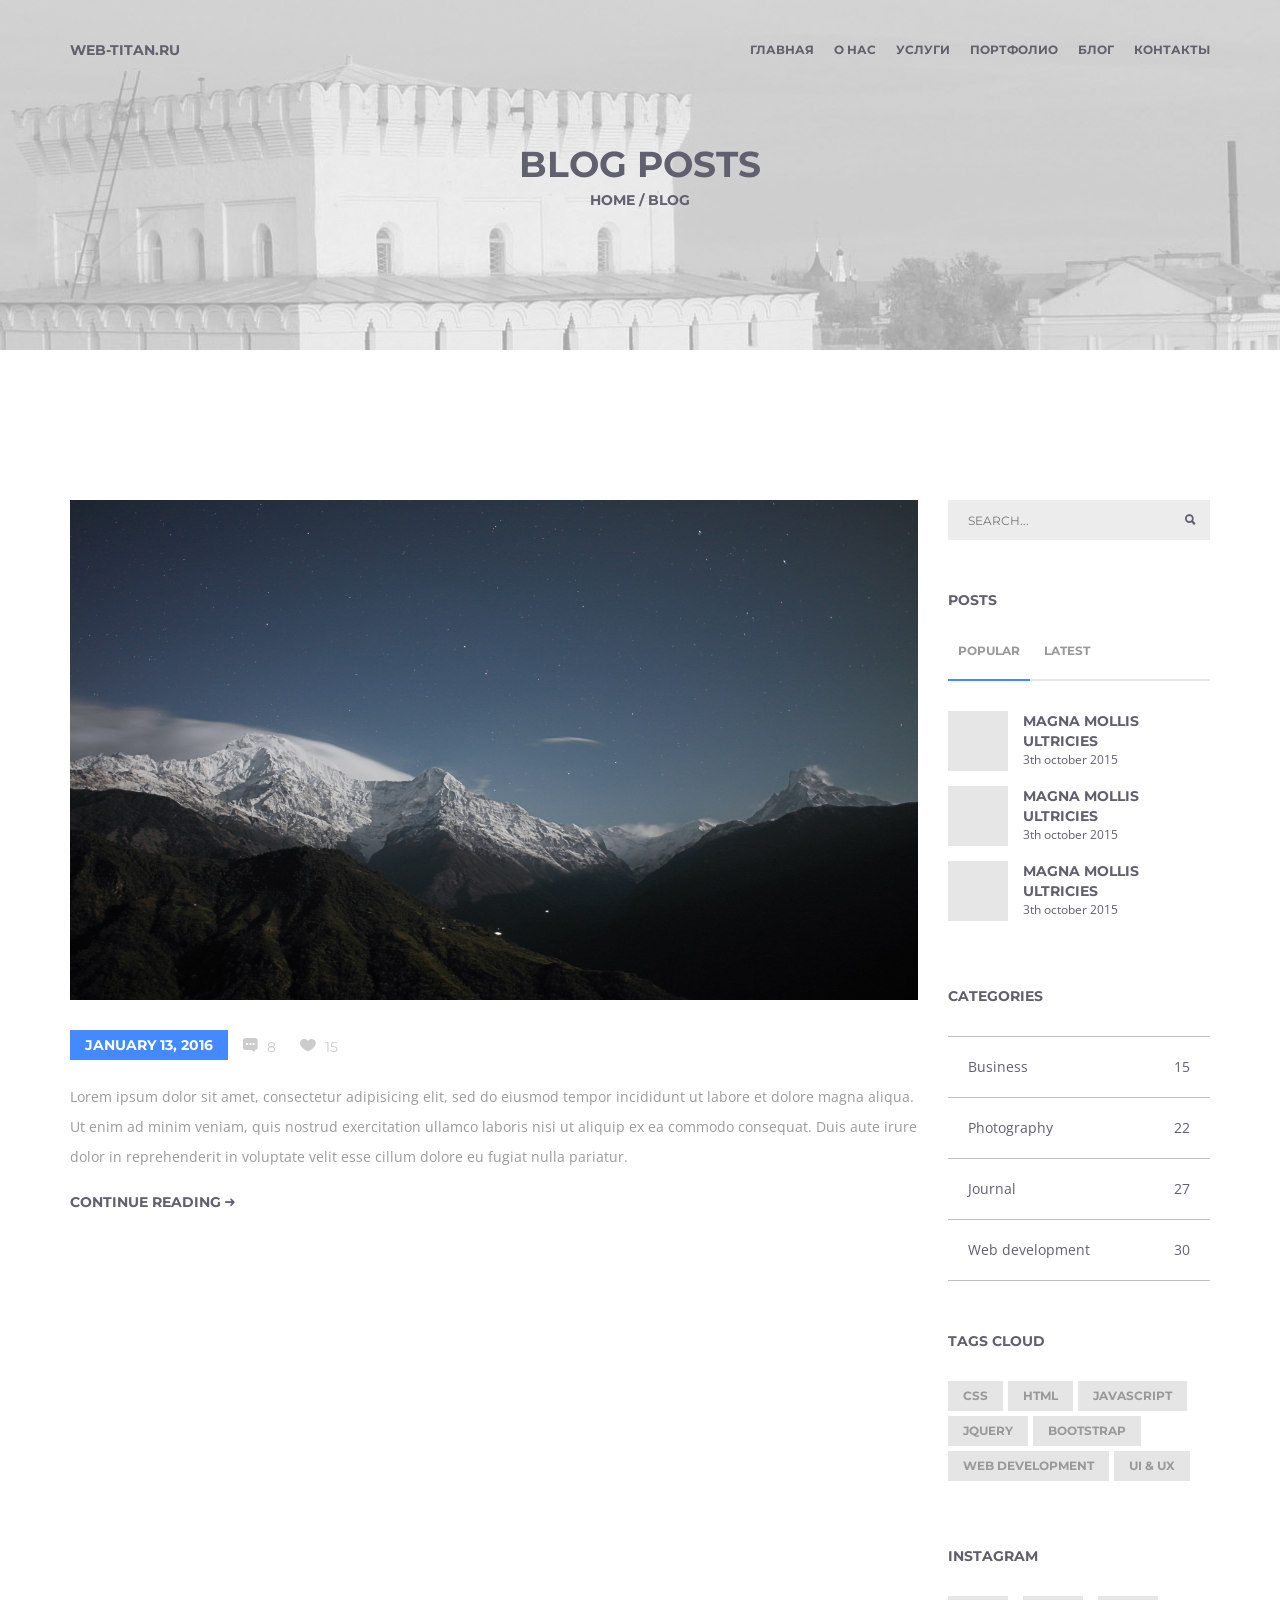
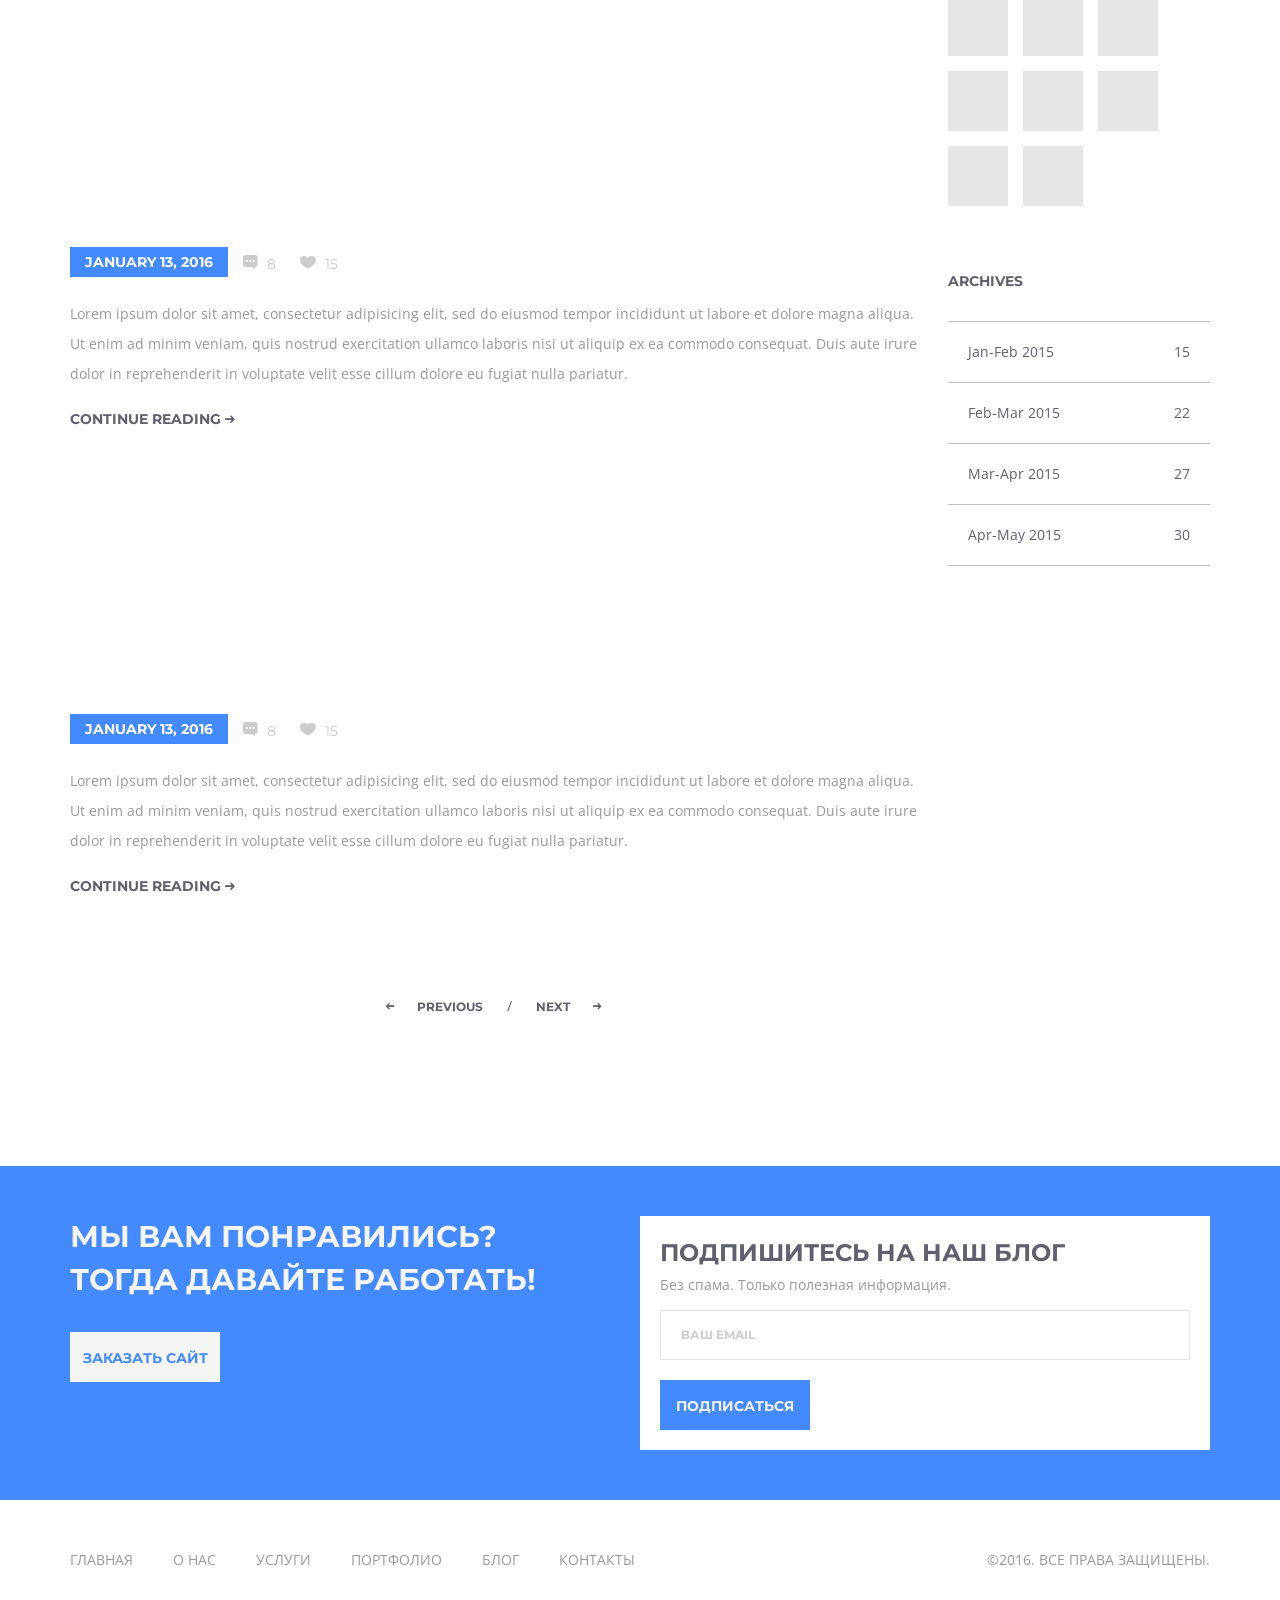
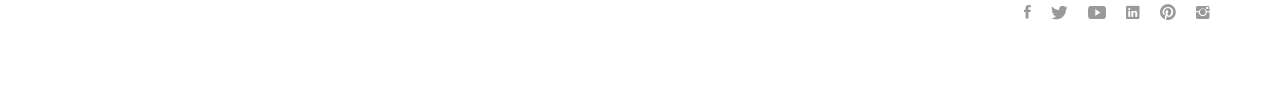
<file: blog-1.html>
<!DOCTYPE html>
<html>
<head>
	<title>Web-Titan | Веб-студия Ярославль</title>
	<!-- META TAGS -->
	<meta charset="utf-8">
	<meta name="viewport" content="width=device-width, initial-scale=1.0">
	<link rel="shortcut icon" type="image/x-icon" href="assets/img/favicon.ico">
	<meta name="author" content="web-titan.ru">
	<meta name="description" content="Веб-студия Web-Titan - создаем сайты и помогаем найти клиентов">

	<!-- STYLES -->
	<link rel="stylesheet" href="assets/css/bootstrap.min.css">
	<link rel="stylesheet" href="assets/css/ionicons.min.css">
	<link rel="stylesheet" href="assets/css/flexslider.css">
	<link rel="stylesheet" href="assets/css/animsition.min.css">
	<link rel="stylesheet" href="assets/css/animate.css">
	<link rel="stylesheet" href="assets/css/style.css">
</head>
<body class="animsition">
	<!-- HEADER  -->
	<header class="main-header">
		<div class="container">
			<div class="logo">
				<a href="index.html"><div class="big-title uppercase montserrat-text">web-titan.ru</div></a>
			</div>

			<div class="menu">
				<!-- desktop navbar -->
				<nav class="desktop-nav">
					<ul class="first-level">
						<li><a href="index.html" class="animsition-link">Главная</a></li>
						<li><a href="about.html" class="animsition-link">о нас</a></li>
						<li><a href="services.html" class="animsition-link">услуги</a></li>
						<li><a href="">портфолио</a>
							<ul class="second-level">
								<li><a href="portfolio-1.html" class="animsition-link">portfolio list</a></li>
								<li><a href="single-project.html" class="animsition-link">single project 1</a></li>
								<li><a href="single-project-2.html" class="animsition-link">single project 2</a></li>
							</ul>
						</li>
						<li><a href="">блог</a>
							<ul class="second-level">
								<li><a href="blog-1.html" class="animsition-link">posts list</a></li>
								<li><a href="single-post.html" class="animsition-link">single post</a></li>
							</ul>
						</li>
						<li><a href="contact.html" class="animsition-link">контакты</a></li>
					</ul>
				</nav>
				<!-- mobile navbar -->
				<nav class="mobile-nav"></nav>
				<div class="menu-icon">
					<div class="line"></div>
					<div class="line"></div>
					<div class="line"></div>
				</div>
			</div>
		</div>
	</header>


	<!-- HERO SECTION  -->
	<div class="site-hero_2">
		<div class="page-title">
			<div class="big-title montserrat-text uppercase">blog posts</div>
			<div class="small-title montserrat-text uppercase">home / blog</div>
		</div>
	</div>


	<section>
		<div class="container">
			<div class="row">
				<div class="col-md-9 col-sm-12">
					<!-- blog post -->
					<div class="blog_post">
						<div class="post_media">
							<img src="assets/img/post_1.jpg" alt="post image">
						</div>
						<div class="post_info">
							<div class="post_date montserrat-text uppercase">january 13, 2016</div>
							<i class="icon ion-chatbox-working"></i>
							<span>8</span>
							<i class="icon ion-ios-heart"></i>
							<span>15</span>
						</div>
						<p>
							Lorem ipsum dolor sit amet, consectetur adipisicing elit, sed do eiusmod tempor incididunt ut labore et dolore magna aliqua. Ut enim ad minim veniam, quis nostrud exercitation ullamco laboris nisi ut aliquip ex ea commodo consequat. Duis aute irure dolor in reprehenderit in voluptate velit esse cillum dolore eu fugiat nulla pariatur.
						</p>
						<a href="single-post.html" class="link montserrat-text uppercase">continue reading <i class="icon ion-arrow-right-c"></i></a>
					</div>
					<!-- blog post -->
					<div class="blog_post wow fadeInUp">
						<div class="post_media">
							<iframe height="500" src="https://www.youtube.com/embed/1mO_QMYV-QE?list=PLXWu0OP8--WQZcdnx1OuIwQ2MEMT2ee8O" frameborder="0" allowfullscreen></iframe>
						</div>
						<div class="post_info">
							<div class="post_date montserrat-text uppercase">january 13, 2016</div>
							<i class="icon ion-chatbox-working"></i>
							<span>8</span>
							<i class="icon ion-ios-heart"></i>
							<span>15</span>
						</div>
						<p>
							Lorem ipsum dolor sit amet, consectetur adipisicing elit, sed do eiusmod tempor incididunt ut labore et dolore magna aliqua. Ut enim ad minim veniam, quis nostrud exercitation ullamco laboris nisi ut aliquip ex ea commodo consequat. Duis aute irure dolor in reprehenderit in voluptate velit esse cillum dolore eu fugiat nulla pariatur.
						</p>
						<a href="single-post.html" class="link montserrat-text uppercase">continue reading <i class="icon ion-arrow-right-c"></i></a>
					</div>
					<!-- blog post -->
					<div class="blog_post wow fadeInUp">
						<div class="post_media">
							<iframe src="https://w.soundcloud.com/player/?url=https%3A//api.soundcloud.com/tracks/51057943&amp;amp;color=ff5500&amp;amp;auto_play=false&amp;amp;hide_related=false&amp;amp;show_comments=true&amp;amp;show_user=true&amp;amp;show_reposts=false" frameborder="0"></iframe>
						</div>
						<div class="post_info">
							<div class="post_date montserrat-text uppercase">january 13, 2016</div>
							<i class="icon ion-chatbox-working"></i>
							<span>8</span>
							<i class="icon ion-ios-heart"></i>
							<span>15</span>
						</div>
						<p>
							Lorem ipsum dolor sit amet, consectetur adipisicing elit, sed do eiusmod tempor incididunt ut labore et dolore magna aliqua. Ut enim ad minim veniam, quis nostrud exercitation ullamco laboris nisi ut aliquip ex ea commodo consequat. Duis aute irure dolor in reprehenderit in voluptate velit esse cillum dolore eu fugiat nulla pariatur.
						</p>
						<a href="single-post.html" class="link montserrat-text uppercase">continue reading <i class="icon ion-arrow-right-c"></i></a>
					</div>

					<!-- pagination -->
					<div class="blog_pagination wow fadeInUp">
						<a href="" class="page">
							<i class="icon ion-arrow-left-c prev"></i>
							<span>previous</span>
						</a>
						<span class="divisor">/</span>
						<a href="" class="page">
							<span>next</span>
							<i class="icon ion-arrow-right-c next"></i>
						</a>
					</div>
				</div><!-- end col -->

				<div class="col-md-3">
					<div class="sidebar">
						<div class="widget">
							<div class="input_2">
								<input type="text" placeholder="search...">
								<button type="submit"><i class="icon ion-search"></i></button>
							</div>
						</div>
						<div class="widget">
							<div class="widget_title">posts</div>
							<div class="tab">
								<nav>
									<a href="">popular</a>
									<a href="">latest</a>
									<div class="bottom-line"></div>
								</nav>
								<div class="tab_single shown">
									<div class="related_post">
										<div class="thumb"><img src="assets/img/thumb.jpg" alt="image"></div>
										<a href="" class="post_title montserrat-text uppercase">Magna mollis ultricies</a>
										<div class="post_date">3th october 2015</div>
									</div>
									<div class="related_post">
										<div class="thumb"><img src="assets/img/thumb.jpg" alt="image"></div>
										<a href=""  class="post_title montserrat-text uppercase">Magna mollis ultricies</a>
										<div class="post_date">3th october 2015</div>
									</div>
									<div class="related_post">
										<div class="thumb"><img src="assets/img/thumb.jpg" alt="image"></div>
										<a href=""  class="post_title montserrat-text uppercase">Magna mollis ultricies</a>
										<div class="post_date">3th october 2015</div>
									</div>
								</div>
								<div class="tab_single">
									<div class="related_post">
										<div class="thumb"><img src="assets/img/thumb.jpg" alt="image"></div>
										<a href=""  class="post_title montserrat-text uppercase">Magna mollis ultricies</a>
										<div class="post_date">3th october 2015</div>
									</div>
									<div class="related_post">
										<div class="thumb"><img src="assets/img/thumb.jpg" alt="image"></div>
										<a href=""  class="post_title montserrat-text uppercase">Magna mollis ultricies</a>
										<div class="post_date">3th october 2015</div>
									</div>
									<div class="related_post">
										<div class="thumb"><img src="assets/img/thumb.jpg" alt="image"></div>
										<a href=""  class="post_title montserrat-text uppercase">Magna mollis ultricies</a>
										<div class="post_date">3th october 2015</div>
									</div>
								</div>
							</div>
						</div>

						<div class="widget wow fadeInUp">
							<div class="widget_title">categories</div>
							<ul class="list_2">
								<li><a href="">Business	<span>15</span></a></li>
								<li><a href="">Photography	<span>22</span></a></li>
								<li><a href="">Journal	<span>27</span></a></li>
								<li><a href="">Web development	<span>30</span></a></li>
							</ul>
						</div>

						<div class="widget wow fadeInUp">
							<div class="widget_title">tags cloud</div>
							<ul class="tags">
								<li><a href="">css</a></li>
								<li><a href="">html</a></li>
								<li><a href="">javascript</a></li>
								<li><a href="">jquery</a></li>
								<li><a href="">bootstrap</a></li>
								<li><a href="">web development</a></li>
								<li><a href="">ui &amp; ux</a></li>
							</ul>
						</div>

						<div class="widget wow fadeInUp">
							<div class="widget_title">instagram</div>
							<div class="thumb" style="margin-bottom:15px">
								<a href=""><img src="assets/img/thumb.jpg" alt="thumb"></a>
							</div>
							<div class="thumb" style="margin-bottom:15px">
								<a href=""><img src="assets/img/thumb.jpg" alt="thumb"></a>
							</div>
							<div class="thumb" style="margin-bottom:15px">
								<a href=""><img src="assets/img/thumb.jpg" alt="thumb"></a>
							</div>
							<div class="thumb" style="margin-bottom:15px">
								<a href=""><img src="assets/img/thumb.jpg" alt="thumb"></a>
							</div>
							<div class="thumb" style="margin-bottom:15px">
								<a href=""><img src="assets/img/thumb.jpg" alt="thumb"></a>
							</div>
							<div class="thumb" style="margin-bottom:15px">
								<a href=""><img src="assets/img/thumb.jpg" alt="thumb"></a>
							</div>
							<div class="thumb" style="margin-bottom:15px">
								<a href=""><img src="assets/img/thumb.jpg" alt="thumb"></a>
							</div>
							<div class="thumb" style="margin-bottom:15px">
								<a href=""><img src="assets/img/thumb.jpg" alt="thumb"></a>
							</div>
						</div>

						<div class="widget wow fadeInUp">
							<div class="widget_title">archives</div>
							<ul class="list_2">
								<li><a href="">Jan-Feb 2015	<span>15</span></a></li>
								<li><a href="">Feb-Mar 2015	<span>22</span></a></li>
								<li><a href="">Mar-Apr 2015	<span>27</span></a></li>
								<li><a href="">Apr-May 2015	<span>30</span></a></li>
							</ul>
						</div>
					</div>
				</div>
			</div><!-- end row -->
		</div><!-- end container -->
	</section>


	<!-- newsletter -->
	<section class="green-section wow fadeInUp" style="padding:50px 0">
		<div class="container">
			<div class="col-md-6 col-sm-12">
				<div class="row">
					<span class="white-text montserrat-text uppercase" style="font-size:30px;display:block;">
						мы вам понравились? <br>тогда давайте работать!
					</span>
					<a href="#" class="btn white" style="margin-top:30px"><span>заказать сайт</span></a>
				</div>
			</div>

			<div class="col-md-6 col-sm-12">
				<div class="row">
					<div class="white-section" style="padding:20px">
						<span class="montserrat-text uppercase" style="font-size:24px">подпишитесь на наш блог</span>
						<p>
							Без спама. Только полезная информация.
						</p>
						<form action="#" method="post">
							<div class="input_1">
								<input type="text" name="email">
								<span>ваш email</span>
							</div>
							<button type="submit" class="btn green" style="margin-top:20px"><span>подписаться</span></button>
						</form>
					</div>
				</div>
			</div>
		</div>
	</section>



	<!-- FOOTER -->
	<footer class="main-footer wow fadeInUp">
		<div class="container">
			<div class="col-md-8 col-sm-12">
				<div class="row">
					<nav class="footer-nav">
						<ul>
							<li><a href="index.html" class="animsition-link link">главная</a></li>
							<li><a href="about.html" class="animsition-link link">о нас</a></li>
							<li><a href="services.html" class="animsition-link link">услуги</a></li>
							<li><a href="portfolio-1.html" class="animsition-link link">портфолио</a></li>
							<li><a href="blog-1.html" class="animsition-link link">блог</a></li>
							<li><a href="contact.html" class="animsition-link link">контакты</a></li>
						</ul>
					</nav>
				</div>
			</div>

			<div class="col-md-4 col-sm-12" style="text-align:right">
				<div class="row">
					<div class="uppercase gray-text">
						&copy;2016. все права защищены.
					</div>
					<ul class="social-icons" style="margin-top:30px;float:right">
						<li><a href="#"><i class="icon ion-social-facebook"></i></a></li>
						<li><a href="#"><i class="icon ion-social-twitter"></i></a></li>
						<li><a href="#"><i class="icon ion-social-youtube"></i></a></li>
						<li><a href="#"><i class="icon ion-social-linkedin"></i></a></li>
						<li><a href="#"><i class="icon ion-social-pinterest"></i></a></li>
						<li><a href="#"><i class="icon ion-social-instagram"></i></a></li>
					</ul>
				</div>
			</div>
		</div>
	</footer>
	
	<!-- SCRIPTS -->
	<script type="text/javascript" src="assets/js/jquery-2.1.4.min.js"></script>
	<script type="text/javascript" src="assets/js/smoothScroll.js"></script>
	<script type="text/javascript" src="assets/js/jquery.animsition.min.js"></script>
	<script type="text/javascript" src="assets/js/wow.min.js"></script>
	<script type="text/javascript" src="assets/js/main.js"></script>
	<script type="text/javascript">
	$(window).load(function(){
		new WOW().init();
	});
	</script>
</body>
</html>
</file>
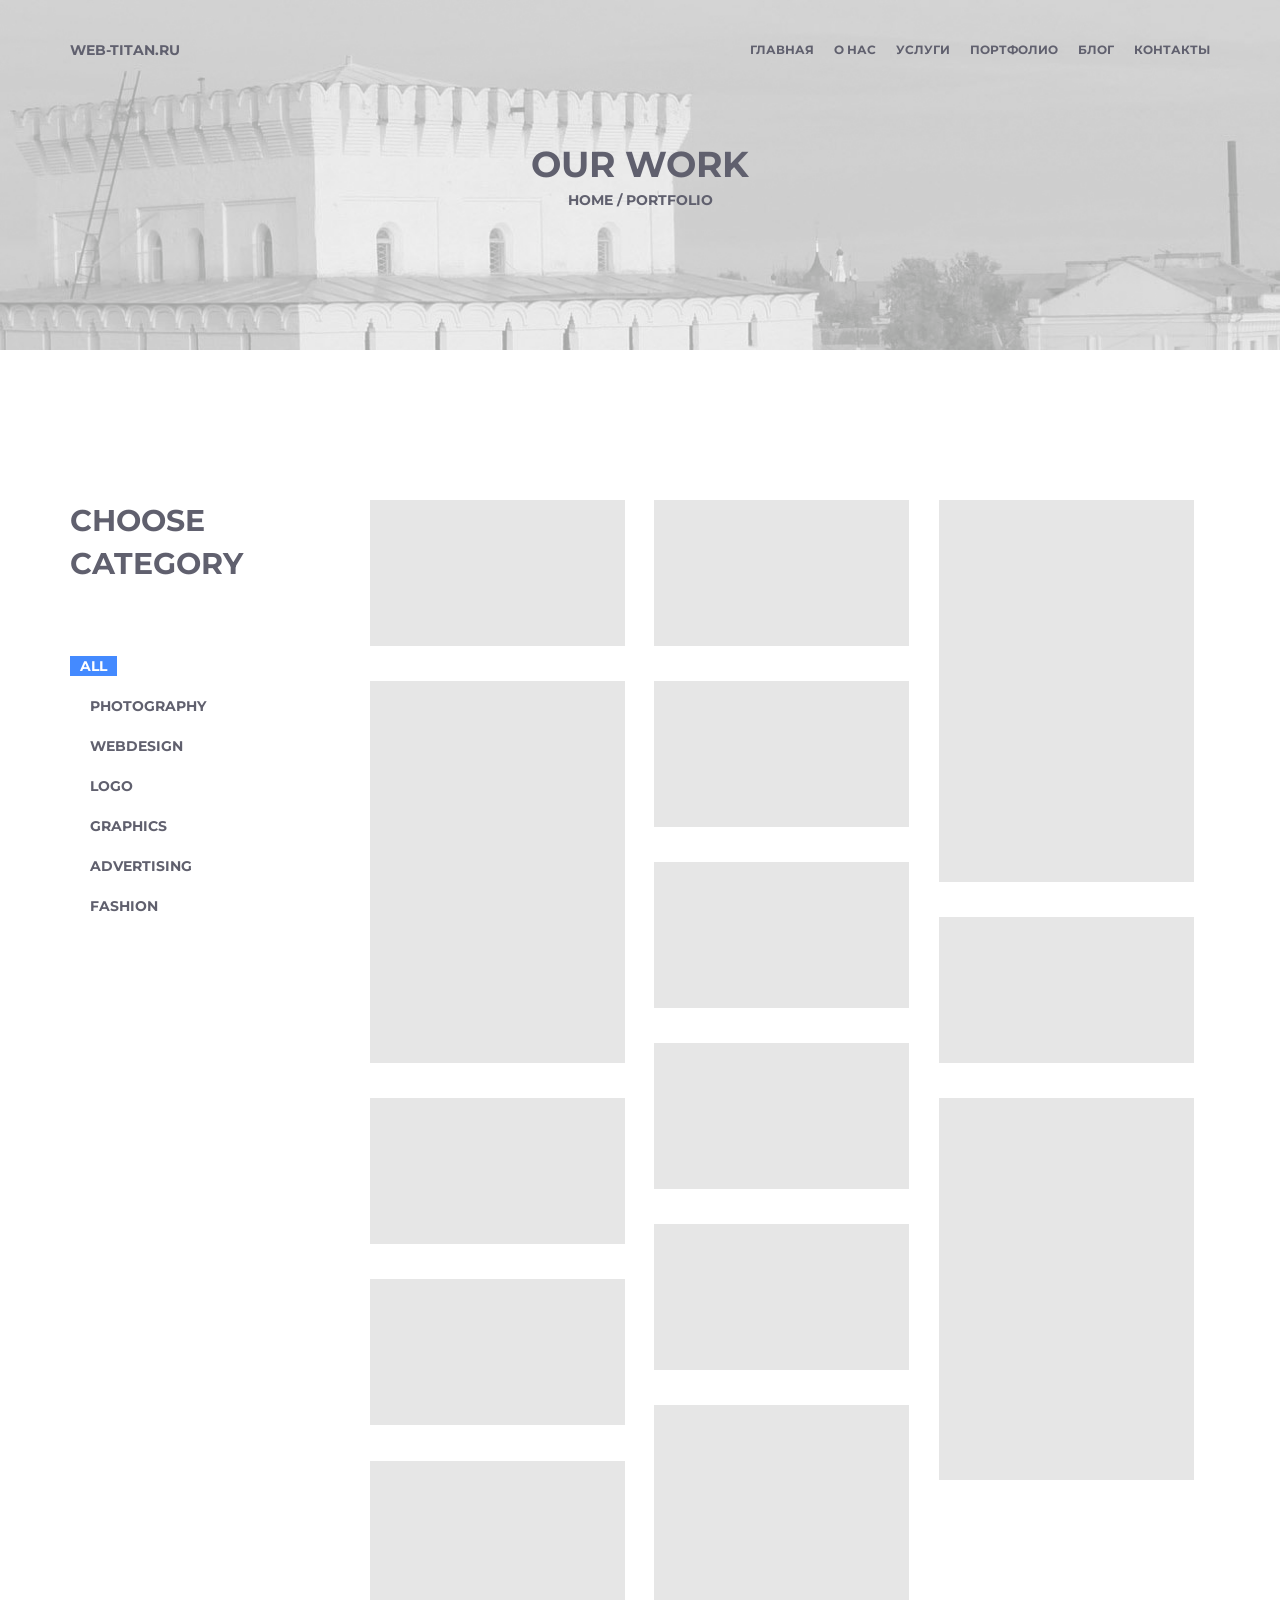
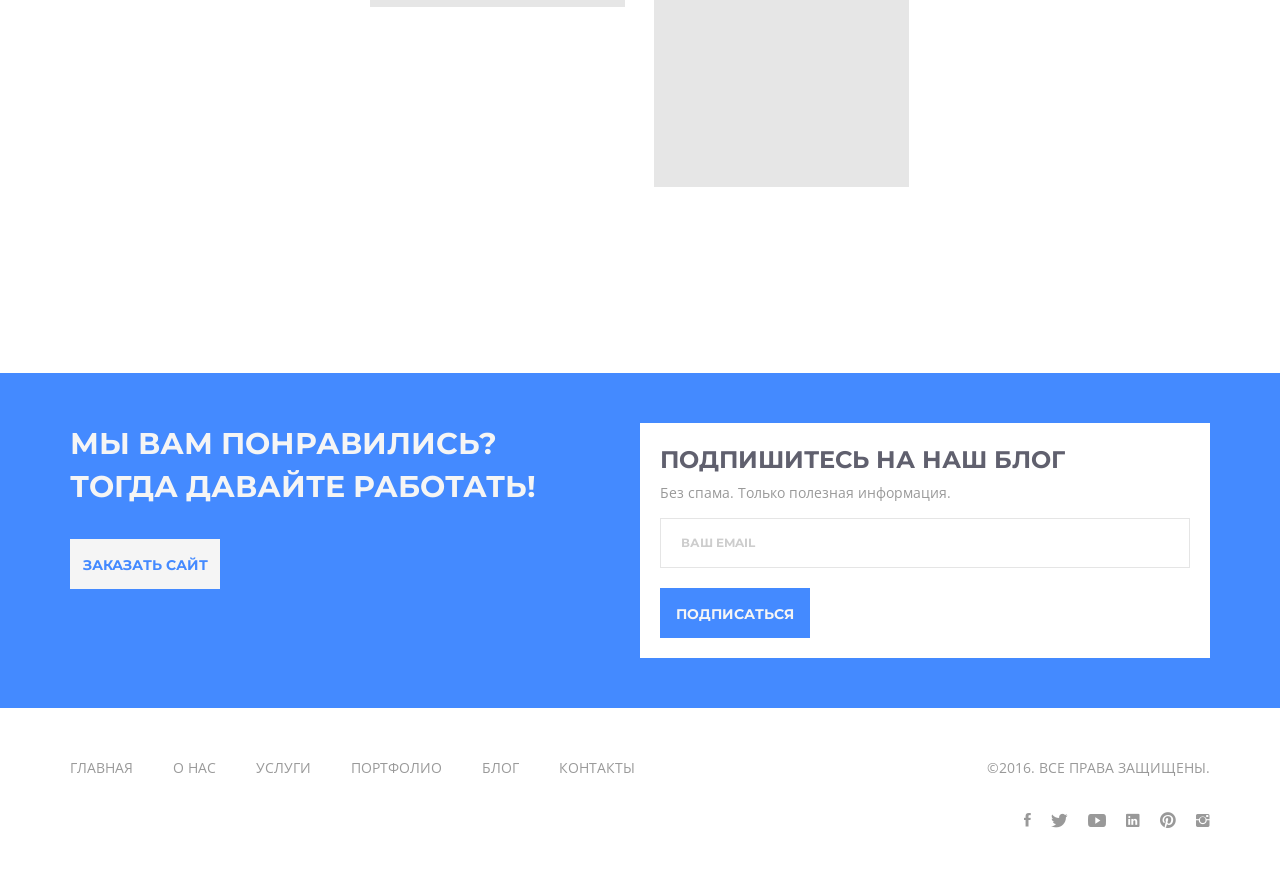
<file: portfolio-1.html>
<!DOCTYPE html>
<html>
<head>
	<title>Web-Titan | Веб-студия Ярославль</title>
	<!-- META TAGS -->
	<meta charset="utf-8">
	<meta name="viewport" content="width=device-width, initial-scale=1.0">
	<link rel="shortcut icon" type="image/x-icon" href="assets/img/favicon.ico">
	<meta name="author" content="web-titan.ru">
	<meta name="description" content="Веб-студия Web-Titan - создаем сайты и помогаем найти клиентов">

	<!-- STYLES -->
	<link rel="stylesheet" href="assets/css/bootstrap.min.css">
	<link rel="stylesheet" href="assets/css/ionicons.min.css">
	<link rel="stylesheet" href="assets/css/flexslider.css">
	<link rel="stylesheet" href="assets/css/animsition.min.css">
	<link rel="stylesheet" href="assets/css/animate.css">
	<link rel="stylesheet" href="assets/css/style.css">
</head>
<body class="animsition">
	<!-- HEADER  -->
	<header class="main-header">
		<div class="container">
			<div class="logo">
				<a href="index.html"><div class="big-title uppercase montserrat-text">web-titan.ru</div></a>
			</div>

			<div class="menu">
				<!-- desktop navbar -->
				<nav class="desktop-nav">
					<ul class="first-level">
						<li><a href="index.html" class="animsition-link">Главная</a></li>
						<li><a href="about.html" class="animsition-link">о нас</a></li>
						<li><a href="services.html" class="animsition-link">услуги</a></li>
						<li><a href="">портфолио</a>
							<ul class="second-level">
								<li><a href="portfolio-1.html" class="animsition-link">portfolio list</a></li>
								<li><a href="single-project.html" class="animsition-link">single project 1</a></li>
								<li><a href="single-project-2.html" class="animsition-link">single project 2</a></li>
							</ul>
						</li>
						<li><a href="">блог</a>
							<ul class="second-level">
								<li><a href="blog-1.html" class="animsition-link">posts list</a></li>
								<li><a href="single-post.html" class="animsition-link">single post</a></li>
							</ul>
						</li>
						<li><a href="contact.html" class="animsition-link">контакты</a></li>
					</ul>
				</nav>
				<!-- mobile navbar -->
				<nav class="mobile-nav"></nav>
				<div class="menu-icon">
					<div class="line"></div>
					<div class="line"></div>
					<div class="line"></div>
				</div>
			</div>
		</div>
	</header>


	<!-- HERO SECTION  -->
	<div class="site-hero_2">
		<div class="page-title">
			<div class="big-title montserrat-text uppercase">our work</div>
			<div class="small-title montserrat-text uppercase">home / portfolio</div>
		</div>
	</div>


	<!-- PORTFOLIO -->
	<section class="portfolio">
		<div class="container">
			<!-- categories  -->
			<div class="col-md-3">
				<div class="row categories-grid wow fadeInLeft">
					<span class="montserrat-text uppercase">choose category</span>

					<nav class="categories">
						<ul class="portfolio_filter">
							<li><a href="" class="active" data-filter="*">all</a></li>
							<li><a href="" data-filter=".photography">photography</a></li>
							<li><a href="" data-filter=".web">webdesign</a></li>
							<li><a href="" data-filter=".logo">logo</a></li>
							<li><a href="" data-filter=".graphics">graphics</a></li>
							<li><a href="" data-filter=".ads">advertising</a></li>
							<li><a href="" data-filter=".fashion">fashion</a></li>
						</ul>
					</nav>
				</div>
			</div>

			<!-- all works -->
			<div class="col-md-9">
				<div class="row portfolio_container">
					<!-- single work -->
					<div class="col-md-4 photography">
						<a href="single-project.html" class="portfolio_item wow fadeInUp">
							<img src="assets/img/work-1.jpg" alt="image">
							<div class="portfolio_item_hover">
								<div class="item_info">
									<span>Brave man</span>
									<em>photography</em>
								</div>
							</div>
						</a>
					</div>
					<!-- end single work -->

					<!-- single work -->
					<div class="col-md-4 fashion logo">
						<a href="single-project.html" class="portfolio_item wow fadeInUp" data-wow-delay=".1s">
							<img src="assets/img/work-2.jpg" alt="image">
							<div class="portfolio_item_hover">
								<div class="item_info">
									<span>super man</span>
									<em>photography</em>
								</div>
							</div>
						</a>
					</div>
					<!-- end single work -->

					<!-- single work -->
					<div class="col-md-4 ads graphics">
						<a href="single-project.html" class="portfolio_item wow fadeInUp" data-wow-delay=".2s">
							<img src="assets/img/work-3.jpg" alt="image">
							<div class="portfolio_item_hover">
								<div class="item_info">
									<span>bat man</span>
									<em>photography</em>
								</div>
							</div>
						</a>
					</div>
					<!-- end single work -->

					<!-- single work -->
					<div class="col-md-4  fashion ads">
						<a href="single-project.html" class="portfolio_item wow fadeInUp" data-wow-delay=".3s">
							<img src="assets/img/work-3.jpg" alt="image">
							<div class="portfolio_item_hover">
								<div class="item_info">
									<span>spider man</span>
									<em>photography</em>
								</div>
							</div>
						</a>
					</div>
					<!-- end single work -->

					<!-- single work -->
					<div class="col-md-4 graphics ads">
						<a href="single-project.html" class="portfolio_item wow fadeInUp" data-wow-delay=".4s">
							<img src="assets/img/work-1.jpg" alt="image">
							<div class="portfolio_item_hover">
								<div class="item_info">
									<span>iron man</span>
									<em>photography</em>
								</div>
							</div>
						</a>
					</div>
					<!-- end single work -->

					<!-- single work -->
					<div class="col-md-4 logo web photography">
						<a href="single-project.html" class="portfolio_item wow fadeInUp" data-wow-delay=".5s">
							<img src="assets/img/work-2.jpg" alt="image">
							<div class="portfolio_item_hover">
								<div class="item_info">
									<span>iron man</span>
									<em>photography</em>
								</div>
							</div>
						</a>
					</div>
					<!-- end single work -->

					<!-- single work -->
					<div class="col-md-4 ads graphics">
						<a href="single-project.html" class="portfolio_item wow fadeInUp" data-wow-delay=".6s">
							<img src="assets/img/work-2.jpg" alt="image">
							<div class="portfolio_item_hover">
								<div class="item_info">
									<span>iron man</span>
									<em>photography</em>
								</div>
							</div>
						</a>
					</div>
					<!-- end single work -->

					<!-- single work -->
					<div class="col-md-4 web fashion photography">
						<a href="single-project.html" class="portfolio_item wow fadeInUp" data-wow-delay=".7s">
							<img src="assets/img/work-1.jpg" alt="image">
							<div class="portfolio_item_hover">
								<div class="item_info">
									<span>iron man</span>
									<em>photography</em>
								</div>
							</div>
						</a>
					</div>
					<!-- end single work -->

					<!-- single work -->
					<div class="col-md-4 fashion logo">
						<a href="single-project.html" class="portfolio_item wow fadeInUp" data-wow-delay=".8s">
							<img src="assets/img/work-1.jpg" alt="image">
							<div class="portfolio_item_hover">
								<div class="item_info">
									<span>iron man</span>
									<em>photography</em>
								</div>
							</div>
						</a>
					</div>
					<!-- end single work -->

					<!-- single work -->
					<div class="col-md-4 fashion logo">
						<a href="single-project.html" class="portfolio_item wow fadeInUp" data-wow-delay=".9s">
							<img src="assets/img/work-3.jpg" alt="image">
							<div class="portfolio_item_hover">
								<div class="item_info">
									<span>iron man</span>
									<em>photography</em>
								</div>
							</div>
						</a>
					</div>
					<!-- end single work -->

					<!-- single work -->
					<div class="col-md-4 fashion logo">
						<a href="single-project.html" class="portfolio_item wow fadeInUp" data-wow-delay="1s">
							<img src="assets/img/work-2.jpg" alt="image">
							<div class="portfolio_item_hover">
								<div class="item_info">
									<span>iron man</span>
									<em>photography</em>
								</div>
							</div>
						</a>
					</div>
					<!-- end single work -->

					<!-- single work -->
					<div class="col-md-4 fashion logo">
						<a href="single-project.html" class="portfolio_item wow fadeInUp" data-wow-delay="1.1s">
							<img src="assets/img/work-1.jpg" alt="image">
							<div class="portfolio_item_hover">
								<div class="item_info">
									<span>iron man</span>
									<em>photography</em>
								</div>
							</div>
						</a>
					</div>
					<!-- end single work -->

					<!-- single work -->
					<div class="col-md-4 fashion logo">
						<a href="single-project.html" class="portfolio_item wow fadeInUp" data-wow-delay="1.2s">
							<img src="assets/img/work-3.jpg" alt="image">
							<div class="portfolio_item_hover">
								<div class="item_info">
									<span>iron man</span>
									<em>photography</em>
								</div>
							</div>
						</a>
					</div>
					<!-- end single work -->

					<!-- single work -->
					<div class="col-md-4 fashion logo">
						<a href="single-project.html" class="portfolio_item wow fadeInUp" data-wow-delay="1.3s">
							<img src="assets/img/work-1.jpg" alt="image">
							<div class="portfolio_item_hover">
								<div class="item_info">
									<span>iron man</span>
									<em>photography</em>
								</div>
							</div>
						</a>
					</div>
					<!-- end single work -->
				</div>
				<!-- end row -->
			</div>
			<!-- all works end -->
		</div>
		<!-- end container -->
	</section>
	<!-- portfolio -->


	<!-- newsletter -->
	<section class="green-section wow fadeInUp" style="padding:50px 0">
		<div class="container">
			<div class="col-md-6 col-sm-12">
				<div class="row">
					<span class="white-text montserrat-text uppercase" style="font-size:30px;display:block;">
						мы вам понравились? <br>тогда давайте работать!
					</span>
					<a href="#" class="btn white" style="margin-top:30px"><span>заказать сайт</span></a>
				</div>
			</div>

			<div class="col-md-6 col-sm-12">
				<div class="row">
					<div class="white-section" style="padding:20px">
						<span class="montserrat-text uppercase" style="font-size:24px">подпишитесь на наш блог</span>
						<p>
							Без спама. Только полезная информация.
						</p>
						<form action="#" method="post">
							<div class="input_1">
								<input type="text" name="email">
								<span>ваш email</span>
							</div>
							<button type="submit" class="btn green" style="margin-top:20px"><span>подписаться</span></button>
						</form>
					</div>
				</div>
			</div>
		</div>
	</section>



	<!-- FOOTER -->
	<footer class="main-footer wow fadeInUp">
		<div class="container">
			<div class="col-md-8 col-sm-12">
				<div class="row">
					<nav class="footer-nav">
						<ul>
							<li><a href="index.html" class="animsition-link link">главная</a></li>
							<li><a href="about.html" class="animsition-link link">о нас</a></li>
							<li><a href="services.html" class="animsition-link link">услуги</a></li>
							<li><a href="portfolio-1.html" class="animsition-link link">портфолио</a></li>
							<li><a href="blog-1.html" class="animsition-link link">блог</a></li>
							<li><a href="contact.html" class="animsition-link link">контакты</a></li>
						</ul>
					</nav>
				</div>
			</div>

			<div class="col-md-4 col-sm-12" style="text-align:right">
				<div class="row">
					<div class="uppercase gray-text">
						&copy;2016. все права защищены.
					</div>
					<ul class="social-icons" style="margin-top:30px;float:right">
						<li><a href="#"><i class="icon ion-social-facebook"></i></a></li>
						<li><a href="#"><i class="icon ion-social-twitter"></i></a></li>
						<li><a href="#"><i class="icon ion-social-youtube"></i></a></li>
						<li><a href="#"><i class="icon ion-social-linkedin"></i></a></li>
						<li><a href="#"><i class="icon ion-social-pinterest"></i></a></li>
						<li><a href="#"><i class="icon ion-social-instagram"></i></a></li>
					</ul>
				</div>
			</div>
		</div>
	</footer>

	<!-- SCRIPTS -->
	<script type="text/javascript" src="assets/js/jquery-2.1.4.min.js"></script>
	<script type="text/javascript" src="assets/js/isotope.pkgd.min.js"></script>
	<script type="text/javascript" src="assets/js/smoothScroll.js"></script>
	<script type="text/javascript" src="assets/js/jquery.animsition.min.js"></script>
	<script type="text/javascript" src="assets/js/wow.min.js"></script>
	<script type="text/javascript" src="assets/js/main.js"></script>

	<script type="text/javascript" charset="utf-8">
		$(window).load(function() {
			new WOW().init();
			// initialize isotope
			var $container = $('.portfolio_container');
			$container.isotope({
				filter: '*',
			});
		 
			$('.portfolio_filter a').click(function(){
				$('.portfolio_filter .active').removeClass('active');
				$(this).addClass('active');
		 
				var selector = $(this).attr('data-filter');
				$container.isotope({
					filter: selector,
					animationOptions: {
						duration: 500,
						animationEngine : "jquery"
					}
				});
				return false;
			}); 
		});
	</script>
</body>
</html>
</file>
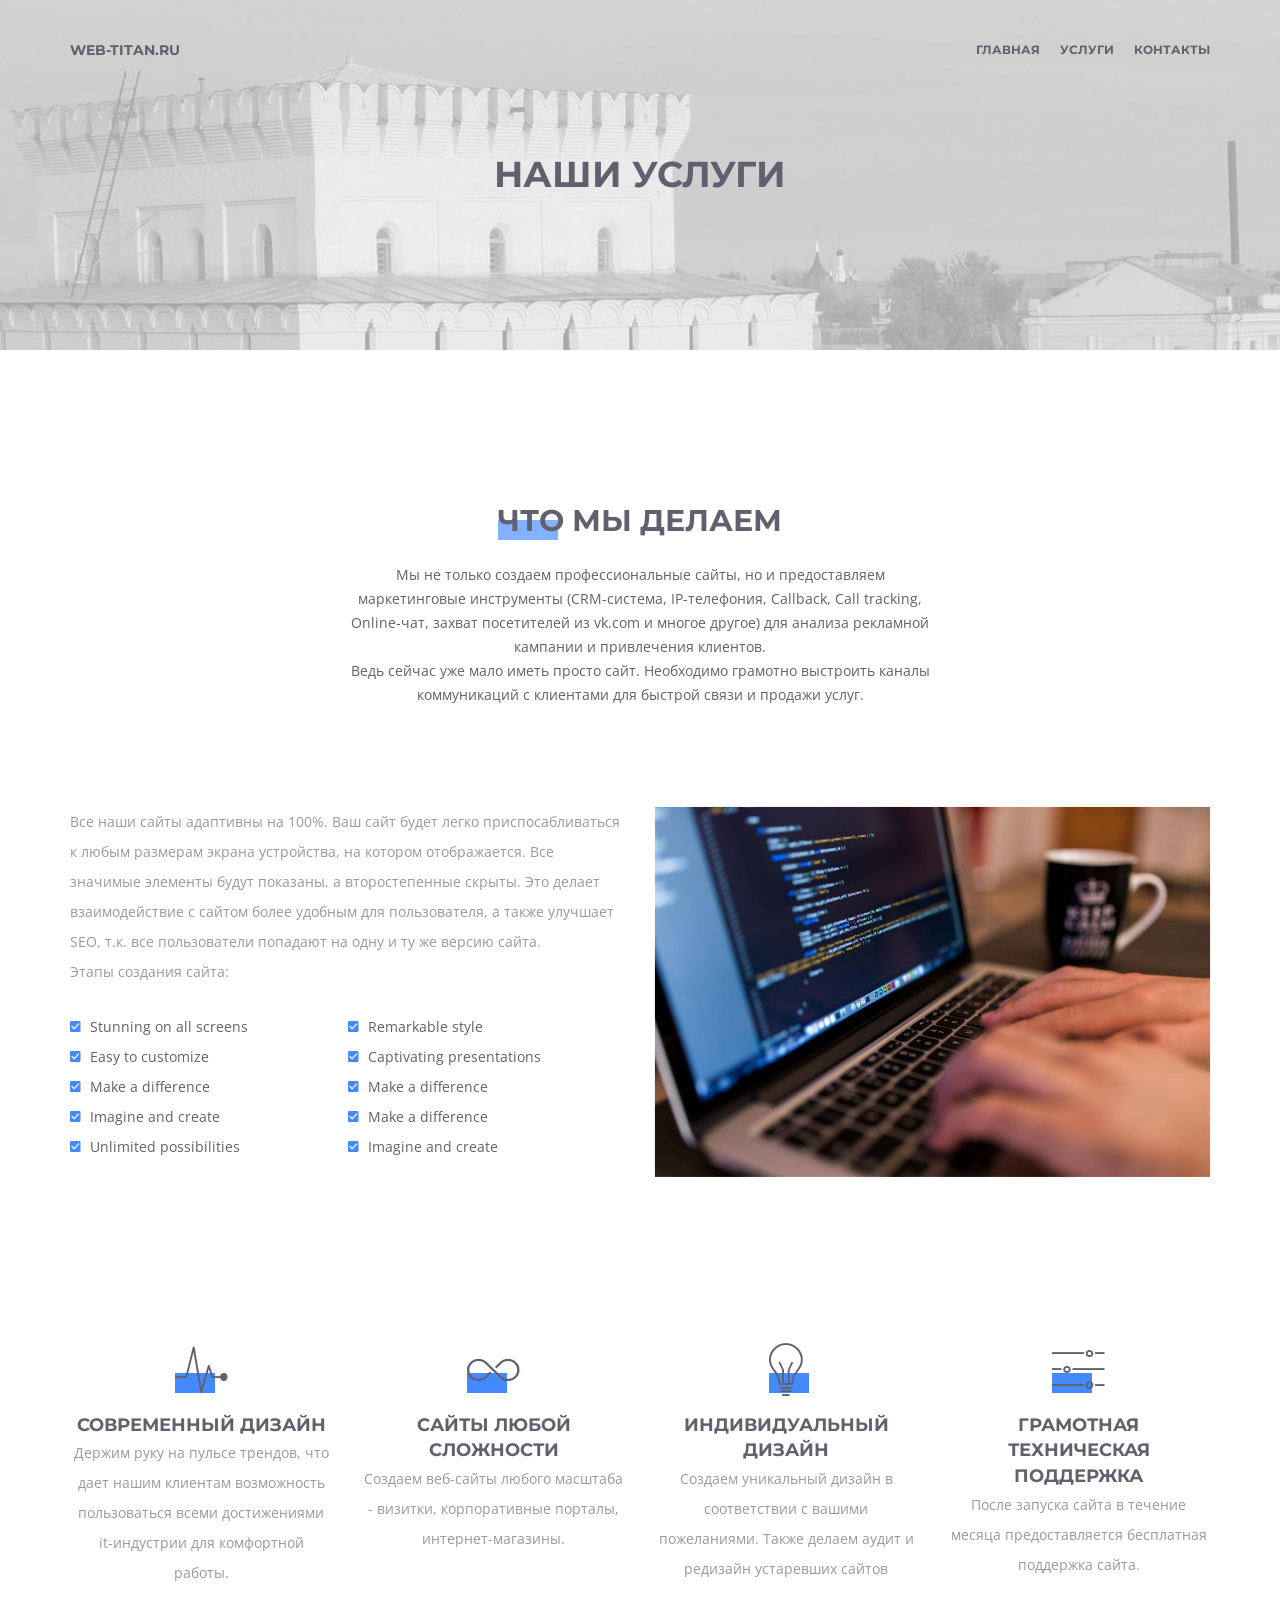
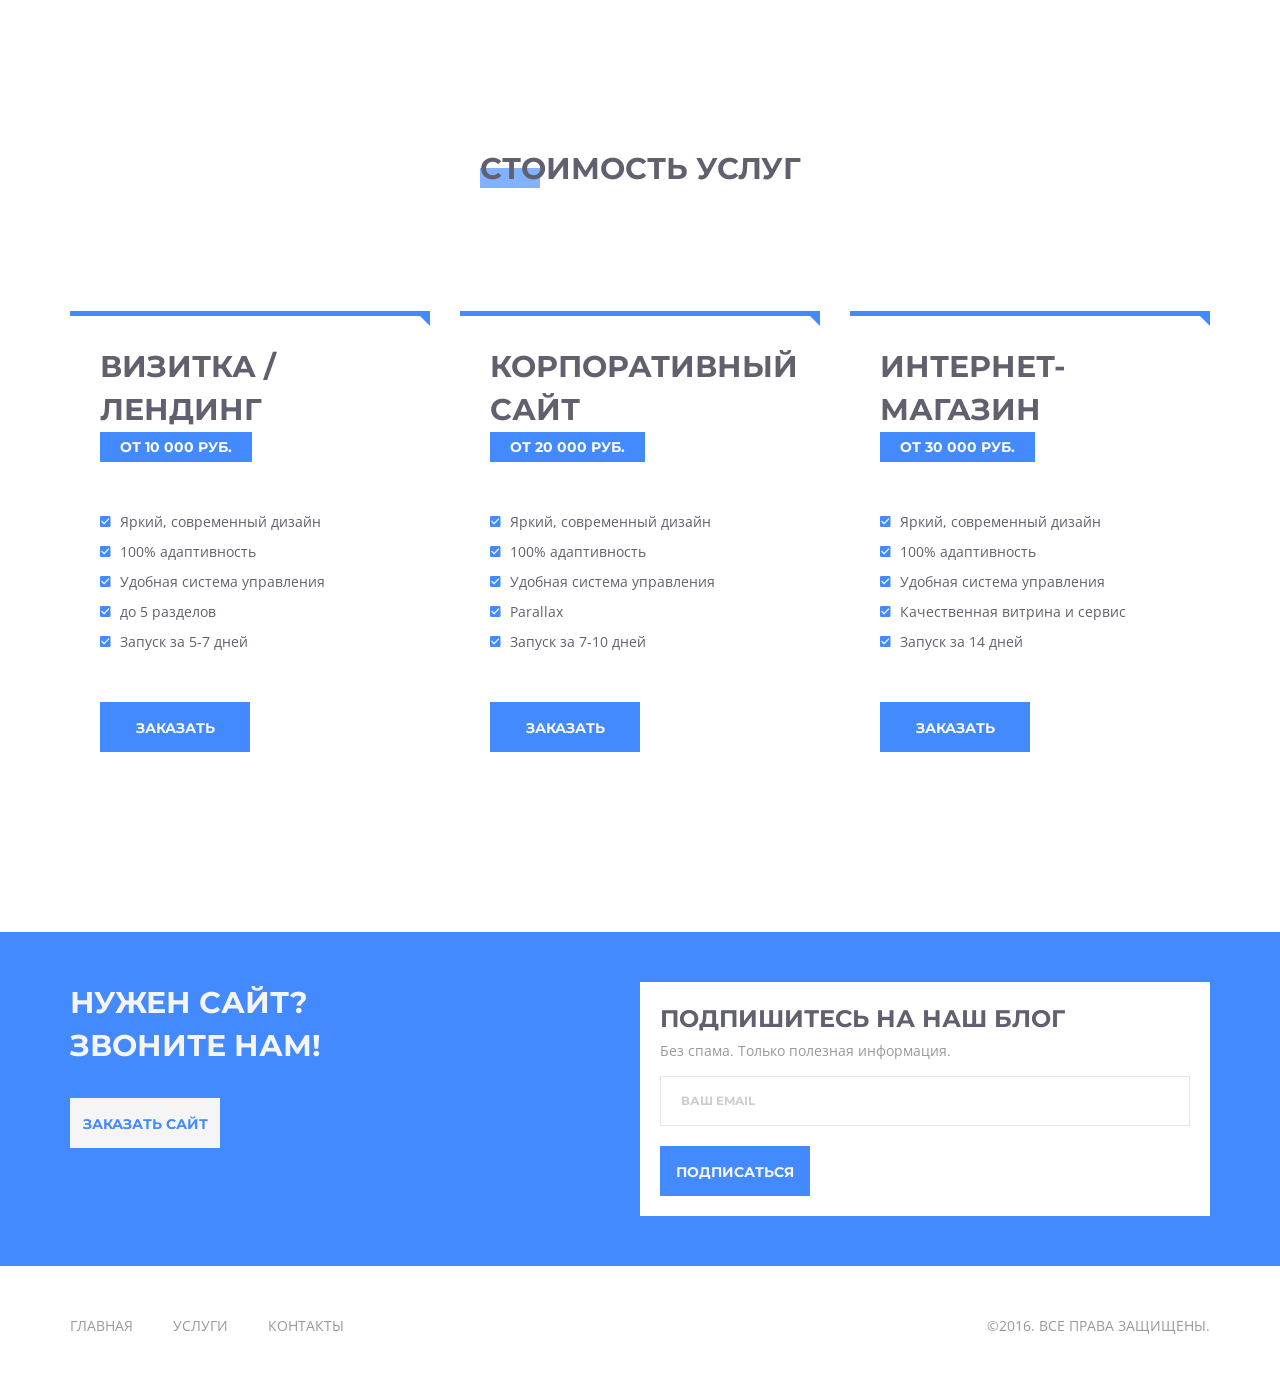
<file: services.html>
<!DOCTYPE html>
<html>
<head>
	<title>Web-Titan | Веб-студия Ярославль</title>
	<!-- META TAGS -->
	<meta charset="utf-8">
	<meta name="viewport" content="width=device-width, initial-scale=1.0">
	<link rel="shortcut icon" type="image/x-icon" href="assets/img/favicon.ico">
	<meta name="author" content="web-titan.ru">
	<meta name="description" content="Веб-студия Web-Titan - создаем сайты и помогаем найти клиентов">

	<!-- STYLES -->
	<link rel="stylesheet" href="assets/css/bootstrap.min.css">
	<link rel="stylesheet" href="assets/css/ionicons.min.css">
	<link rel="stylesheet" href="assets/css/flexslider.css">
	<link rel="stylesheet" href="assets/css/animsition.min.css">
	<link rel="stylesheet" href="assets/css/animate.css">
	<link rel="stylesheet" href="assets/css/style.css">
</head>
<body class="animsition">
	<!-- HEADER  -->
	<header class="main-header">
		<div class="container">
			<div class="logo">
				<a href="index.html"><div class="big-title uppercase montserrat-text">web-titan.ru</div></a>
			</div>

			<div class="menu">
				<!-- desktop navbar -->
				<nav class="desktop-nav">
					<ul class="first-level">
						<li><a href="index.html" class="animsition-link">Главная</a></li>
<!--						<li><a href="about.html" class="animsition-link">о нас</a></li>-->
						<li><a href="services.html" class="animsition-link">услуги</a></li>
<!--
						<li><a href="">портфолио</a>
							<ul class="second-level">
								<li><a href="portfolio-1.html" class="animsition-link">portfolio list</a></li>
								<li><a href="single-project.html" class="animsition-link">single project 1</a></li>
								<li><a href="single-project-2.html" class="animsition-link">single project 2</a></li>
							</ul>
						</li>
						<li><a href="">блог</a>
							<ul class="second-level">
								<li><a href="blog-1.html" class="animsition-link">posts list</a></li>
								<li><a href="single-post.html" class="animsition-link">single post</a></li>
							</ul>
						</li>
-->
						<li><a href="contact.html" class="animsition-link">контакты</a></li>
					</ul>
				</nav>
				<!-- mobile navbar -->
				<nav class="mobile-nav"></nav>
				<div class="menu-icon">
					<div class="line"></div>
					<div class="line"></div>
					<div class="line"></div>
				</div>
			</div>
		</div>
	</header>


	<!-- HERO SECTION  -->
	<div class="site-hero_2">
		<div class="page-title">
			<div class="big-title montserrat-text uppercase">Наши услуги</div>
<!--			<div class="small-title montserrat-text uppercase">home / services</div>-->
		</div>
	</div>

	<!-- WHAT WE DO -->
	<section>
		<div class="container">
			<div class="row">
				<div class="section-title">
					<span>Что мы делаем</span>
					<p>Мы не только создаем профессиональные сайты, но и предоставляем маркетинговые инструменты (CRM-система, IP-телефония, Callback, Call tracking, Online-чат, захват посетителей из vk.com и многое другое) для анализа рекламной кампании и привлечения клиентов.
						<br>
						Ведь сейчас уже мало иметь просто сайт. Необходимо грамотно выстроить каналы коммуникаций с клиентами для быстрой связи и продажи услуг.	</p>
				</div>
			</div>

			<div class="row">
				<div class="col-md-6 wow fadeInUp">
					<p style="margin-bottom:30px">
                        Все наши сайты адаптивны на 100%.
					    Ваш сайт будет легко приспосабливаться к любым размерам экрана устройства, на котором отображается. Все значимые элементы будут показаны, а второстепенные скрыты. Это делает взаимодействие с сайтом более удобным для пользователя, а также улучшает SEO, т.к. все пользователи попадают на одну и ту же версию сайта. <br>
				        Этапы создания сайта:
					</p>
					<div class="col-md-6">
						<div class="row">
							<ul class="list">
								<li>Stunning on all screens</li>
								<li>Easy to customize</li>
								<li>Make a difference</li>
								<li>Imagine and create</li>
								<li>Unlimited possibilities</li>
							</ul>
						</div>
					</div>
					<div class="col-md-6">
						<div class="row">
							<ul class="list">
								<li>Remarkable style</li>
								<li>Captivating presentations</li>
								<li>Make a difference</li>
								<li>Make a difference</li>
								<li>Imagine and create</li>
							</ul>
						</div>
					</div>
				</div>

				<div class="col-md-6 wow fadeInUp" data-wow-delay=".1s">
					<img src="assets/img/img1.jpg" alt="img" style="width:100%">
				</div>
			</div><!-- end row -->
		</div><!-- end container -->
	</section>


	<section>
		<div class="container">
			<div class="row">
				<div class="col-md-3 col-sm-6 col-xs-12 wow fadeInUp">
					<div class="benefits_1_single">
						<i class="icon ion-ios-pulse"></i>
						<div class="title montserrat-text uppercase">Современный дизайн</div>
						<p>
							Держим руку на пульсе трендов, что дает нашим клиентам возможность пользоваться всеми достижениями it-индустрии для комфортной работы.
						</p>
					</div>
				</div>
				<div class="col-md-3 col-sm-6 col-xs-12 wow fadeInUp" data-wow-delay=".1s">
					<div class="benefits_1_single">
						<i class="icon ion-ios-infinite-outline"></i>
						<div class="title montserrat-text uppercase">сайты любой сложности</div>
						<p>
							Создаем веб-сайты любого масштаба - визитки, корпоративные порталы, интернет-магазины.
						</p>
					</div>
				</div>
				<div class="col-md-3 col-sm-6 col-xs-12 wow fadeInUp" data-wow-delay=".2s">
					<div class="benefits_1_single">
						<i class="icon ion-ios-lightbulb-outline"></i>
						<div class="title montserrat-text uppercase">Индивидуальный дизайн</div>
						<p>
							Создаем уникальный дизайн в соответствии с вашими пожеланиями.
							Также делаем аудит и редизайн устаревших сайтов
						</p>
					</div>
				</div>
				<div class="col-md-3 col-sm-6 col-xs-12 wow fadeInUp" data-wow-delay=".3s">
					<div class="benefits_1_single">
						<i class="icon ion-ios-settings"></i>
						<div class="title montserrat-text uppercase">Грамотная техническая поддержка</div>
						<p>
							После запуска сайта в течение месяца предоставляется бесплатная поддержка сайта.
						</p>
					</div>
				</div>
			</div>
		</div>
	</section>


	<section class="pricing_plans">
		<div class="container">
			<div class="row">
				<div class="section-title">
					<span>стоимость услуг</span>
<!--					<p>Оплата происходит поэтапно.</p>-->
				</div>
			</div>
			<div class="row">
				<div class="col-md-4 col-sm-6 col-xs-12 wow fadeInUp">
					<div class="pricing_plan">
						<div class="plan_title montserrat-text uppercase">визитка / лендинг</div>
						<div class="plan_price montserrat-text uppercase">от 10 000 руб.</div>
						<ul class="list">
							<li>Яркий, современный дизайн</li>
							<li>100% адаптивность</li>
							<li>Удобная система управления</li>
							<li>до 5 разделов</li>
							<li>Запуск за 5-7 дней</li>
						</ul>
						<a href="contact.html" class="btn green"><span>Заказать</span></a>
					</div>
				</div>

				<div class="col-md-4 col-sm-6 col-xs-12 wow fadeInUp" data-wow-delay=".1s">
					<div class="pricing_plan">
				<div class="plan_title montserrat-text uppercase">Корпоративный сайт</div>
						<div class="plan_price montserrat-text uppercase">от 20 000 руб.</div>
						<ul class="list">
							<li>Яркий, современный дизайн</li>
							<li>100% адаптивность</li>
							<li>Удобная система управления</li>
							<li>Parallax</li>
							<li>Запуск за 7-10 дней</li>
						</ul>
						<a href="contact.html" class="btn green"><span>Заказать</span></a>
					</div>
				</div>

				<div class="col-md-4 col-sm-6 col-xs-12 wow fadeInUp" data-wow-delay=".2s">
					<div class="pricing_plan">
						<div class="plan_title montserrat-text uppercase">Интернет-магазин</div>
						<div class="plan_price montserrat-text uppercase">от 30 000 руб.</div>
						<ul class="list">
							<li>Яркий, современный дизайн</li>
							<li>100% адаптивность</li>
							<li>Удобная система управления</li>
							<li>Качественная витрина и сервис</li>
							<li>Запуск за 14 дней</li>
						</ul>
						<a href="contact.html" class="btn green"><span>Заказать</span></a>
					</div>
				</div>
			</div>
		</div>
	</section>


	<!-- newsletter -->
	<section class="green-section wow fadeInUp" style="padding:50px 0">
		<div class="container">
			<div class="col-md-6 col-sm-12">
				<div class="row">
					<span class="white-text montserrat-text uppercase" style="font-size:30px;display:block;">
						Нужен сайт? <br>звоните нам!
					</span>
					<a href="contact.html" class="btn white" style="margin-top:30px"><span>заказать сайт</span></a>
				</div>
			</div>

			<div class="col-md-6 col-sm-12">
				<div class="row">
					<div class="white-section" style="padding:20px">
						<span class="montserrat-text uppercase" style="font-size:24px">подпишитесь на наш блог</span>
						<p>
							Без спама. Только полезная информация.
						</p>
						<form action="#" method="post">
							<div class="input_1">
								<input type="text" name="email">
								<span>ваш email</span>
							</div>
							<button type="submit" class="btn green" style="margin-top:20px"><span>подписаться</span></button>
						</form>
					</div>
				</div>
			</div>
		</div>
	</section>


	<!-- FOOTER -->
	<footer class="main-footer wow fadeInUp">
		<div class="container">
			<div class="col-md-8 col-sm-12">
				<div class="row">
					<nav class="footer-nav">
						<ul>
							<li><a href="index.html" class="animsition-link link">главная</a></li>
<!--							<li><a href="about.html" class="animsition-link link">о нас</a></li>-->
							<li><a href="services.html" class="animsition-link link">услуги</a></li>
<!--							<li><a href="portfolio-1.html" class="animsition-link link">портфолио</a></li>-->
<!--							<li><a href="blog-1.html" class="animsition-link link">блог</a></li>-->
							<li><a href="contact.html" class="animsition-link link">контакты</a></li>
						</ul>
					</nav>
				</div>
			</div>

			<div class="col-md-4 col-sm-12" style="text-align:right">
				<div class="row">
					<div class="uppercase gray-text">
						&copy;2016. все права защищены.
					</div>
<!--
					<ul class="social-icons" style="margin-top:30px;float:right">
						<li><a href="#"><i class="icon ion-social-facebook"></i></a></li>
						<li><a href="#"><i class="icon ion-social-twitter"></i></a></li>
						<li><a href="#"><i class="icon ion-social-youtube"></i></a></li>
						<li><a href="#"><i class="icon ion-social-linkedin"></i></a></li>
						<li><a href="#"><i class="icon ion-social-pinterest"></i></a></li>
						<li><a href="#"><i class="icon ion-social-instagram"></i></a></li>
					</ul>
-->
				</div>
			</div>
		</div>
	</footer>

	<!-- SCRIPTS -->
	<script type="text/javascript" src="assets/js/jquery-2.1.4.min.js"></script>
	<script type="text/javascript" src="assets/js/smoothScroll.js"></script>
	<script type="text/javascript" src="assets/js/jquery.animsition.min.js"></script>
	<script type="text/javascript" src="assets/js/wow.min.js"></script>
	<script type="text/javascript" src="assets/js/main.js"></script>
	<script type="text/javascript">
	$(window).load(function(){
		new WOW().init();
	});
	</script>
</body>
</html>
</file>
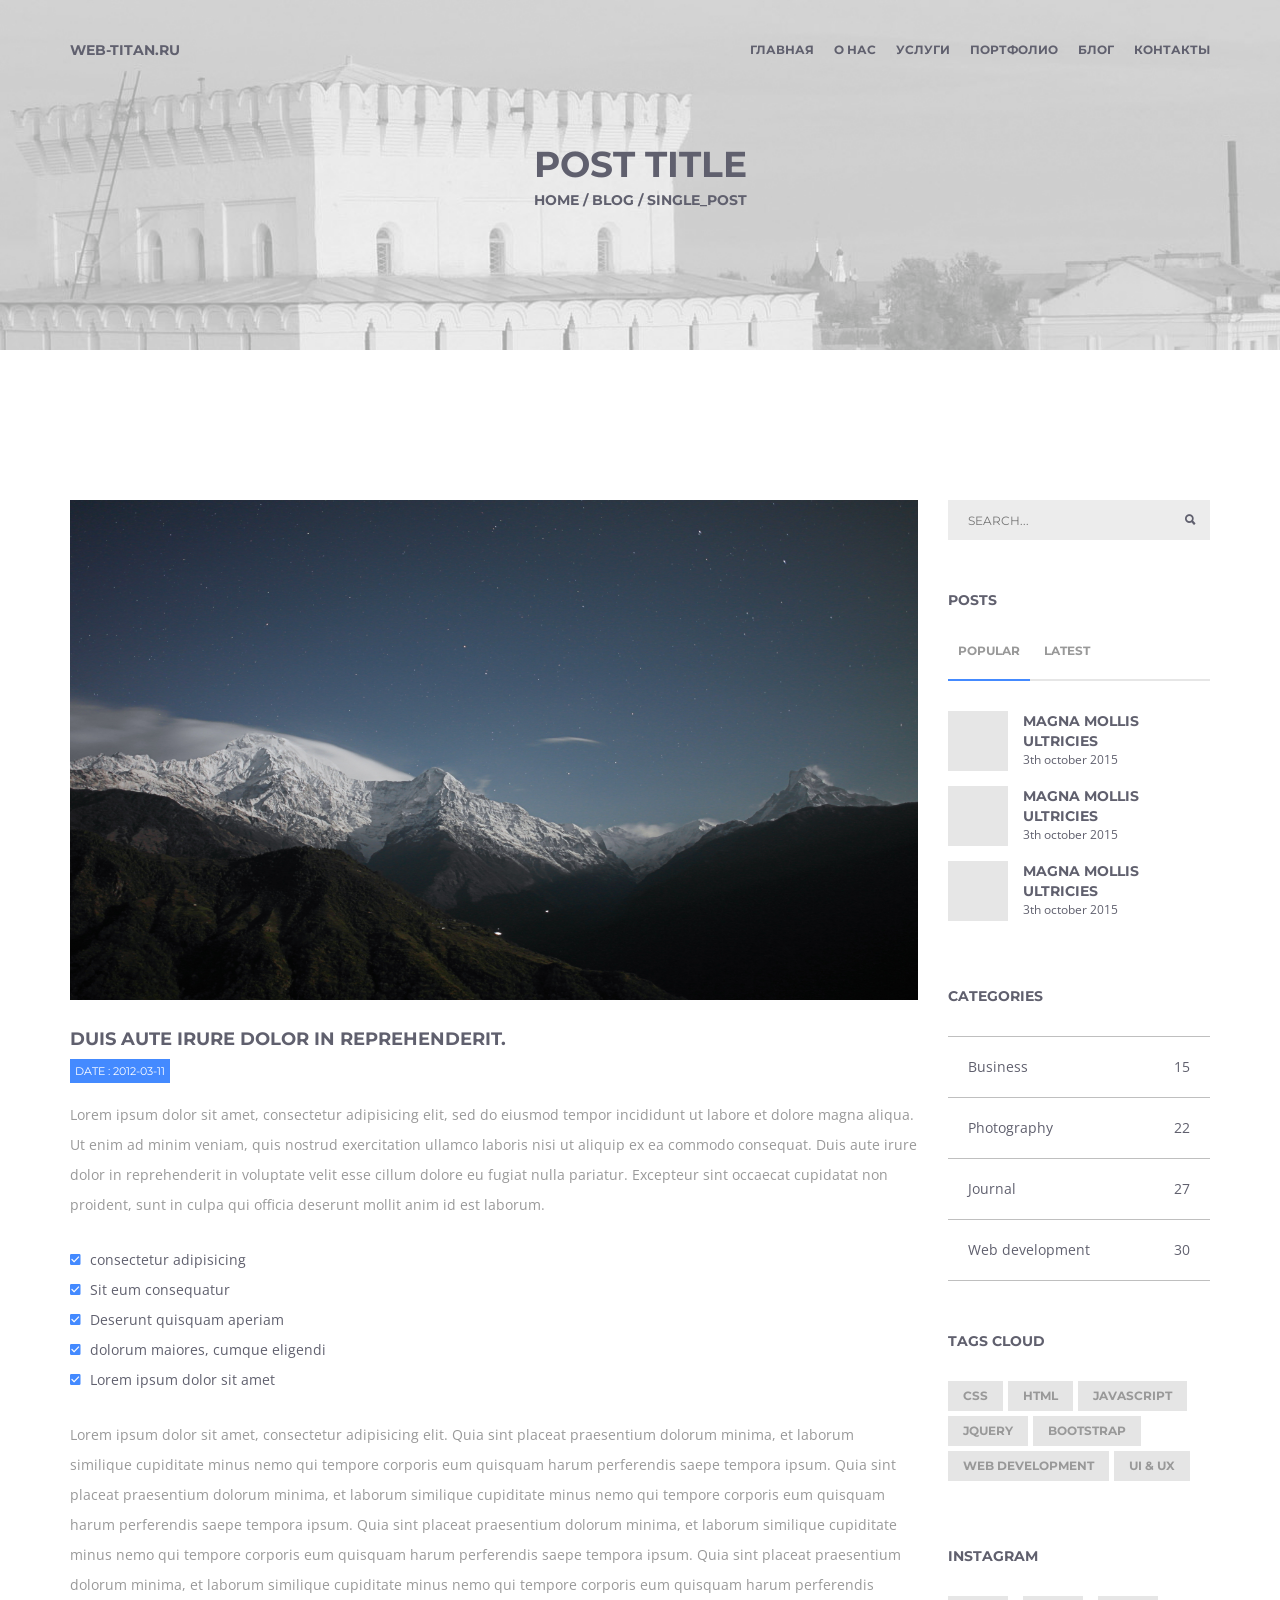
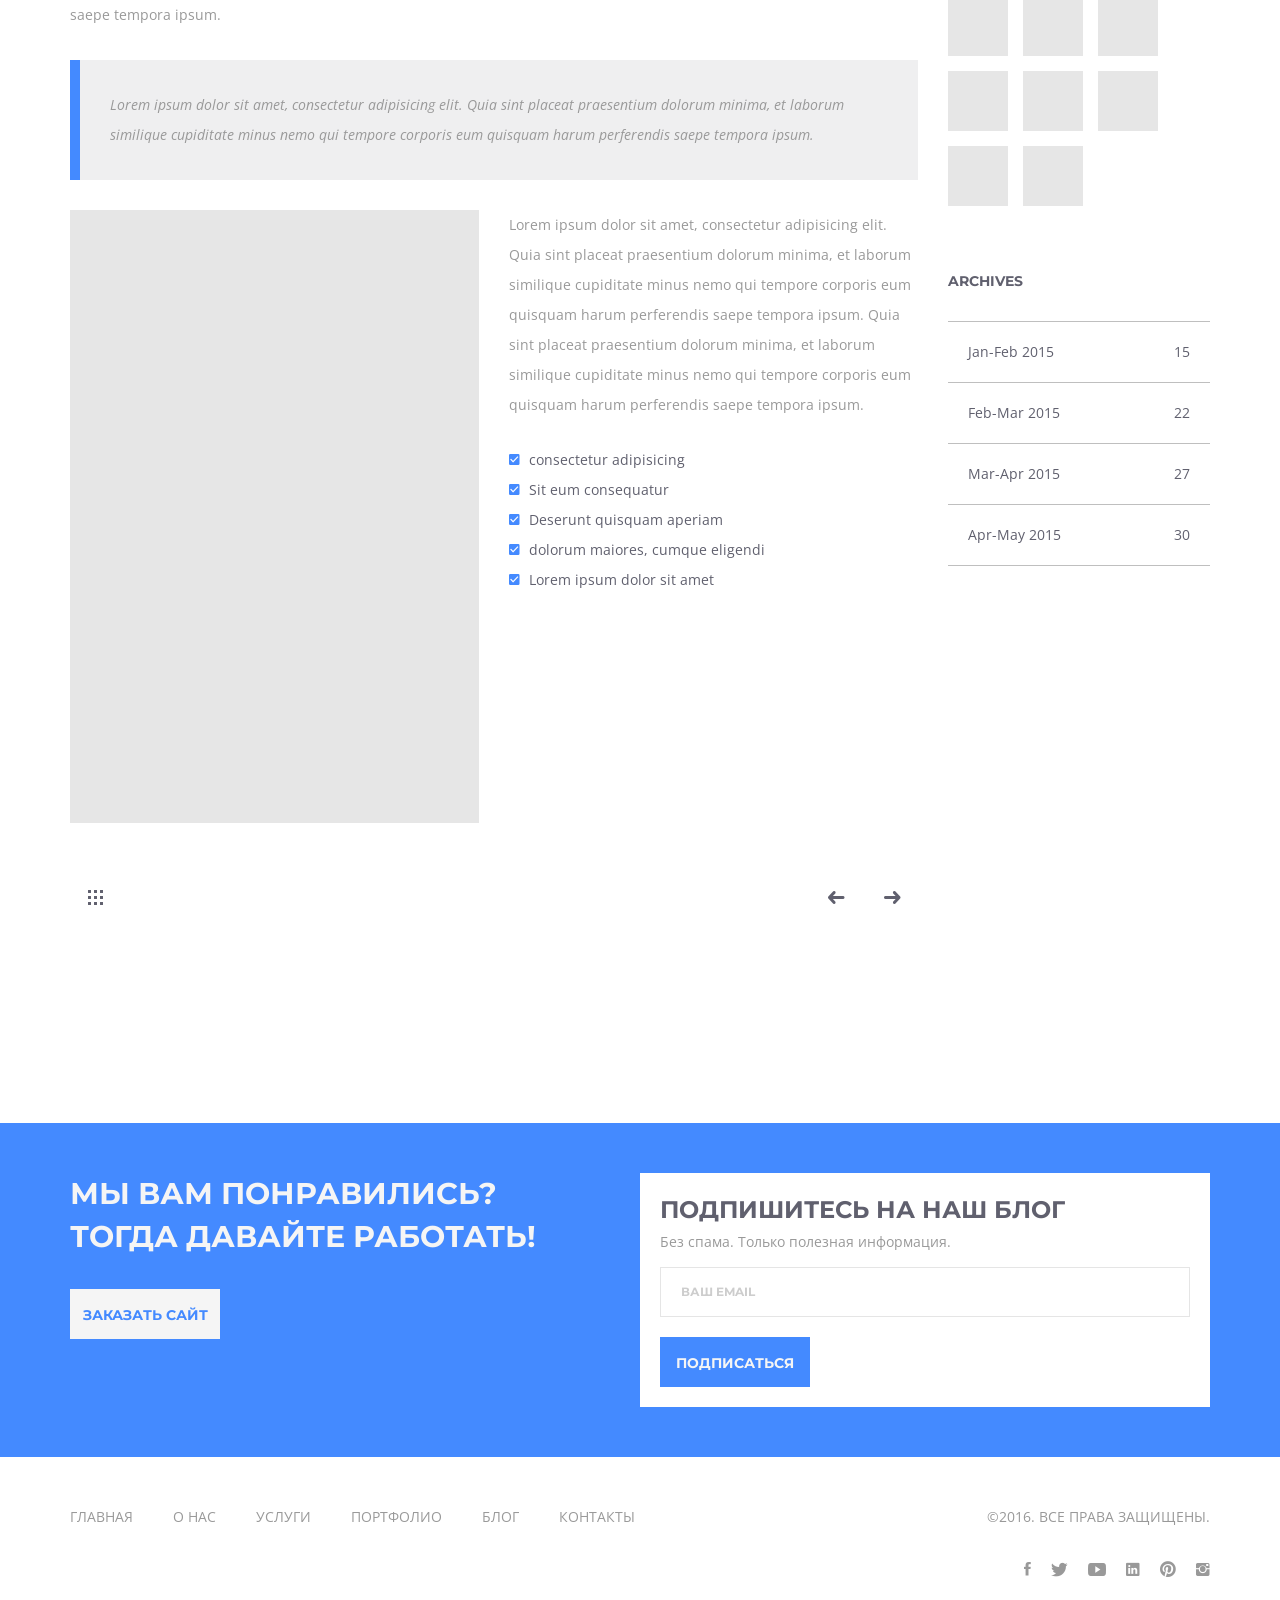
<file: single-post.html>
<!DOCTYPE html>
<html>
<head>
	<title>Web-Titan | Веб-студия Ярославль</title>
	<!-- META TAGS -->
	<meta charset="utf-8">
	<meta name="viewport" content="width=device-width, initial-scale=1.0">
	<link rel="shortcut icon" type="image/x-icon" href="assets/img/favicon.ico">
	<meta name="author" content="web-titan.ru">
	<meta name="description" content="Веб-студия Web-Titan - создаем сайты и помогаем найти клиентов">

	<!-- STYLES -->
	<link rel="stylesheet" href="assets/css/bootstrap.min.css">
	<link rel="stylesheet" href="assets/css/ionicons.min.css">
	<link rel="stylesheet" href="assets/css/flexslider.css">
	<link rel="stylesheet" href="assets/css/animsition.min.css">
	<link rel="stylesheet" href="assets/css/animate.css">
	<link rel="stylesheet" href="assets/css/style.css">
</head>
<body class="animsition">
	<!-- HEADER  -->
	<header class="main-header">
		<div class="container">
			<div class="logo">
				<a href="index.html"><div class="big-title uppercase montserrat-text">web-titan.ru</div></a>
			</div>

			<div class="menu">
				<!-- desktop navbar -->
				<nav class="desktop-nav">
					<ul class="first-level">
						<li><a href="index.html" class="animsition-link">Главная</a></li>
						<li><a href="about.html" class="animsition-link">о нас</a></li>
						<li><a href="services.html" class="animsition-link">услуги</a></li>
						<li><a href="">портфолио</a>
							<ul class="second-level">
								<li><a href="portfolio-1.html" class="animsition-link">portfolio list</a></li>
								<li><a href="single-project.html" class="animsition-link">single project 1</a></li>
								<li><a href="single-project-2.html" class="animsition-link">single project 2</a></li>
							</ul>
						</li>
						<li><a href="">блог</a>
							<ul class="second-level">
								<li><a href="blog-1.html" class="animsition-link">posts list</a></li>
								<li><a href="single-post.html" class="animsition-link">single post</a></li>
							</ul>
						</li>
						<li><a href="contact.html" class="animsition-link">контакты</a></li>
					</ul>
				</nav>
				<!-- mobile navbar -->
				<nav class="mobile-nav"></nav>
				<div class="menu-icon">
					<div class="line"></div>
					<div class="line"></div>
					<div class="line"></div>
				</div>
			</div>
		</div>
	</header>


	<!-- HERO SECTION  -->
	<div class="site-hero_2">
		<div class="page-title">
			<div class="big-title montserrat-text uppercase">post title</div>
			<div class="small-title montserrat-text uppercase">home / blog / single_post</div>
		</div>
	</div>


	<section>
		<div class="container">
			<div class="row">
				<div class="col-md-9 col-sm-12">
					<div class="single_post">
						<div class="post_media">
							<img src="assets/img/post_1.jpg" alt="post image">
						</div>
						<div class="post_title">
							<h4 class="montserrat-text uppercase">Duis aute irure dolor in reprehenderit.</h4>
							<span class="post_date">Date : 2012-03-11</span>
						</div>
						<p>
							Lorem ipsum dolor sit amet, consectetur adipisicing elit, sed do eiusmod
							tempor incididunt ut labore et dolore magna aliqua. Ut enim ad minim veniam,
							quis nostrud exercitation ullamco laboris nisi ut aliquip ex ea commodo
							consequat. Duis aute irure dolor in reprehenderit in voluptate velit esse
							cillum dolore eu fugiat nulla pariatur. Excepteur sint occaecat cupidatat non
							proident, sunt in culpa qui officia deserunt mollit anim id est laborum.
						</p>
						<ul class="list" style="margin:30px 0">
							<li>consectetur adipisicing</li>
							<li>Sit eum consequatur</li>
							<li>Deserunt quisquam aperiam</li>
							<li>dolorum maiores, cumque eligendi</li>
							<li>Lorem ipsum dolor sit amet</li>
						</ul>
						<p>
							Lorem ipsum dolor sit amet, consectetur adipisicing elit. Quia sint placeat praesentium dolorum minima, et laborum similique cupiditate minus nemo qui tempore corporis eum quisquam harum perferendis saepe tempora ipsum. Quia sint placeat praesentium dolorum minima, et laborum similique cupiditate minus nemo qui tempore corporis eum quisquam harum perferendis saepe tempora ipsum. Quia sint placeat praesentium dolorum minima, et laborum similique cupiditate minus nemo qui tempore corporis eum quisquam harum perferendis saepe tempora ipsum. Quia sint placeat praesentium dolorum minima, et laborum similique cupiditate minus nemo qui tempore corporis eum quisquam harum perferendis saepe tempora ipsum.
						</p>
						<blockquote class="bq" style="margin:30px 0">
							Lorem ipsum dolor sit amet, consectetur adipisicing elit. Quia sint placeat praesentium dolorum minima, et laborum similique cupiditate minus nemo qui tempore corporis eum quisquam harum perferendis saepe tempora ipsum.
						</blockquote>
						<div class="row">
							<div class="col-md-6">
								<img src="assets/img/work-3.jpg" alt="image">
							</div>
							<div class="col-md-6">
								<p>
									Lorem ipsum dolor sit amet, consectetur adipisicing elit. Quia sint placeat praesentium dolorum minima, et laborum similique cupiditate minus nemo qui tempore corporis eum quisquam harum perferendis saepe tempora ipsum. Quia sint placeat praesentium dolorum minima, et laborum similique cupiditate minus nemo qui tempore corporis eum quisquam harum perferendis saepe tempora ipsum.
								</p>
								<ul class="list" style="margin:30px 0">
									<li>consectetur adipisicing</li>
									<li>Sit eum consequatur</li>
									<li>Deserunt quisquam aperiam</li>
									<li>dolorum maiores, cumque eligendi</li>
									<li>Lorem ipsum dolor sit amet</li>
								</ul>
							</div>
						</div>
					</div>

					<div class="pages_pagination">
						<a href="blog-1.html" class="all"><i class="icon ion-grid"></i></a>
						<a href="" class="prev"><i class="icon ion-arrow-left-c"></i></a>
						<a href="" class="next"><i class="icon ion-arrow-right-c"></i></a>
					</div>
				</div><!-- end col -->

				<div class="col-md-3">
					<div class="sidebar">
						<div class="widget">
							<div class="input_2">
								<input type="text" placeholder="search...">
								<button type="submit"><i class="icon ion-search"></i></button>
							</div>
						</div>
						<div class="widget">
							<div class="widget_title">posts</div>
							<div class="tab">
								<nav>
									<a href="">popular</a>
									<a href="">latest</a>
									<div class="bottom-line"></div>
								</nav>
								<div class="tab_single shown">
									<div class="related_post">
										<div class="thumb"><img src="assets/img/thumb.jpg" alt="image"></div>
										<a href="" class="post_title montserrat-text uppercase">Magna mollis ultricies</a>
										<div class="post_date">3th october 2015</div>
									</div>
									<div class="related_post">
										<div class="thumb"><img src="assets/img/thumb.jpg" alt="image"></div>
										<a href=""  class="post_title montserrat-text uppercase">Magna mollis ultricies</a>
										<div class="post_date">3th october 2015</div>
									</div>
									<div class="related_post">
										<div class="thumb"><img src="assets/img/thumb.jpg" alt="image"></div>
										<a href=""  class="post_title montserrat-text uppercase">Magna mollis ultricies</a>
										<div class="post_date">3th october 2015</div>
									</div>
								</div>
								<div class="tab_single">
									<div class="related_post">
										<div class="thumb"><img src="assets/img/thumb.jpg" alt="image"></div>
										<a href=""  class="post_title montserrat-text uppercase">Magna mollis ultricies</a>
										<div class="post_date">3th october 2015</div>
									</div>
									<div class="related_post">
										<div class="thumb"><img src="assets/img/thumb.jpg" alt="image"></div>
										<a href=""  class="post_title montserrat-text uppercase">Magna mollis ultricies</a>
										<div class="post_date">3th october 2015</div>
									</div>
									<div class="related_post">
										<div class="thumb"><img src="assets/img/thumb.jpg" alt="image"></div>
										<a href=""  class="post_title montserrat-text uppercase">Magna mollis ultricies</a>
										<div class="post_date">3th october 2015</div>
									</div>
								</div>
							</div>
						</div>

						<div class="widget wow fadeInUp">
							<div class="widget_title">categories</div>
							<ul class="list_2">
								<li><a href="">Business	<span>15</span></a></li>
								<li><a href="">Photography	<span>22</span></a></li>
								<li><a href="">Journal	<span>27</span></a></li>
								<li><a href="">Web development	<span>30</span></a></li>
							</ul>
						</div>

						<div class="widget wow fadeInUp">
							<div class="widget_title">tags cloud</div>
							<ul class="tags">
								<li><a href="">css</a></li>
								<li><a href="">html</a></li>
								<li><a href="">javascript</a></li>
								<li><a href="">jquery</a></li>
								<li><a href="">bootstrap</a></li>
								<li><a href="">web development</a></li>
								<li><a href="">ui &amp; ux</a></li>
							</ul>
						</div>

						<div class="widget wow fadeInUp">
							<div class="widget_title">instagram</div>
							<div class="thumb" style="margin-bottom:15px">
								<a href=""><img src="assets/img/thumb.jpg" alt="thumb"></a>
							</div>
							<div class="thumb" style="margin-bottom:15px">
								<a href=""><img src="assets/img/thumb.jpg" alt="thumb"></a>
							</div>
							<div class="thumb" style="margin-bottom:15px">
								<a href=""><img src="assets/img/thumb.jpg" alt="thumb"></a>
							</div>
							<div class="thumb" style="margin-bottom:15px">
								<a href=""><img src="assets/img/thumb.jpg" alt="thumb"></a>
							</div>
							<div class="thumb" style="margin-bottom:15px">
								<a href=""><img src="assets/img/thumb.jpg" alt="thumb"></a>
							</div>
							<div class="thumb" style="margin-bottom:15px">
								<a href=""><img src="assets/img/thumb.jpg" alt="thumb"></a>
							</div>
							<div class="thumb" style="margin-bottom:15px">
								<a href=""><img src="assets/img/thumb.jpg" alt="thumb"></a>
							</div>
							<div class="thumb" style="margin-bottom:15px">
								<a href=""><img src="assets/img/thumb.jpg" alt="thumb"></a>
							</div>
						</div>

						<div class="widget wow fadeInUp">
							<div class="widget_title">archives</div>
							<ul class="list_2">
								<li><a href="">Jan-Feb 2015	<span>15</span></a></li>
								<li><a href="">Feb-Mar 2015	<span>22</span></a></li>
								<li><a href="">Mar-Apr 2015	<span>27</span></a></li>
								<li><a href="">Apr-May 2015	<span>30</span></a></li>
							</ul>
						</div>
					</div>
				</div>
			</div><!-- end row -->
		</div><!-- end container -->
	</section>


	<!-- newsletter -->
	<section class="green-section wow fadeInUp" style="padding:50px 0">
		<div class="container">
			<div class="col-md-6 col-sm-12">
				<div class="row">
					<span class="white-text montserrat-text uppercase" style="font-size:30px;display:block;">
						мы вам понравились? <br>тогда давайте работать!
					</span>
					<a href="#" class="btn white" style="margin-top:30px"><span>заказать сайт</span></a>
				</div>
			</div>

			<div class="col-md-6 col-sm-12">
				<div class="row">
					<div class="white-section" style="padding:20px">
						<span class="montserrat-text uppercase" style="font-size:24px">подпишитесь на наш блог</span>
						<p>
							Без спама. Только полезная информация.
						</p>
						<form action="#" method="post">
							<div class="input_1">
								<input type="text" name="email">
								<span>ваш email</span>
							</div>
							<button type="submit" class="btn green" style="margin-top:20px"><span>подписаться</span></button>
						</form>
					</div>
				</div>
			</div>
		</div>
	</section>


	<!-- FOOTER -->
	<footer class="main-footer wow fadeInUp">
		<div class="container">
			<div class="col-md-8 col-sm-12">
				<div class="row">
					<nav class="footer-nav">
						<ul>
							<li><a href="index.html" class="animsition-link link">главная</a></li>
							<li><a href="about.html" class="animsition-link link">о нас</a></li>
							<li><a href="services.html" class="animsition-link link">услуги</a></li>
							<li><a href="portfolio-1.html" class="animsition-link link">портфолио</a></li>
							<li><a href="blog-1.html" class="animsition-link link">блог</a></li>
							<li><a href="contact.html" class="animsition-link link">контакты</a></li>
						</ul>
					</nav>
				</div>
			</div>

			<div class="col-md-4 col-sm-12" style="text-align:right">
				<div class="row">
					<div class="uppercase gray-text">
						&copy;2016. все права защищены.
					</div>
					<ul class="social-icons" style="margin-top:30px;float:right">
						<li><a href="#"><i class="icon ion-social-facebook"></i></a></li>
						<li><a href="#"><i class="icon ion-social-twitter"></i></a></li>
						<li><a href="#"><i class="icon ion-social-youtube"></i></a></li>
						<li><a href="#"><i class="icon ion-social-linkedin"></i></a></li>
						<li><a href="#"><i class="icon ion-social-pinterest"></i></a></li>
						<li><a href="#"><i class="icon ion-social-instagram"></i></a></li>
					</ul>
				</div>
			</div>
		</div>
	</footer>

	<!-- SCRIPTS -->
	<script type="text/javascript" src="assets/js/jquery-2.1.4.min.js"></script>
	<script type="text/javascript" src="assets/js/smoothScroll.js"></script>
	<script type="text/javascript" src="assets/js/jquery.animsition.min.js"></script>
	<script type="text/javascript" src="assets/js/wow.min.js"></script>
	<script type="text/javascript" src="assets/js/main.js"></script>
	<script type="text/javascript">
	$(window).load(function(){
		new WOW().init();
	});
	</script>
</body>
</html>
</file>
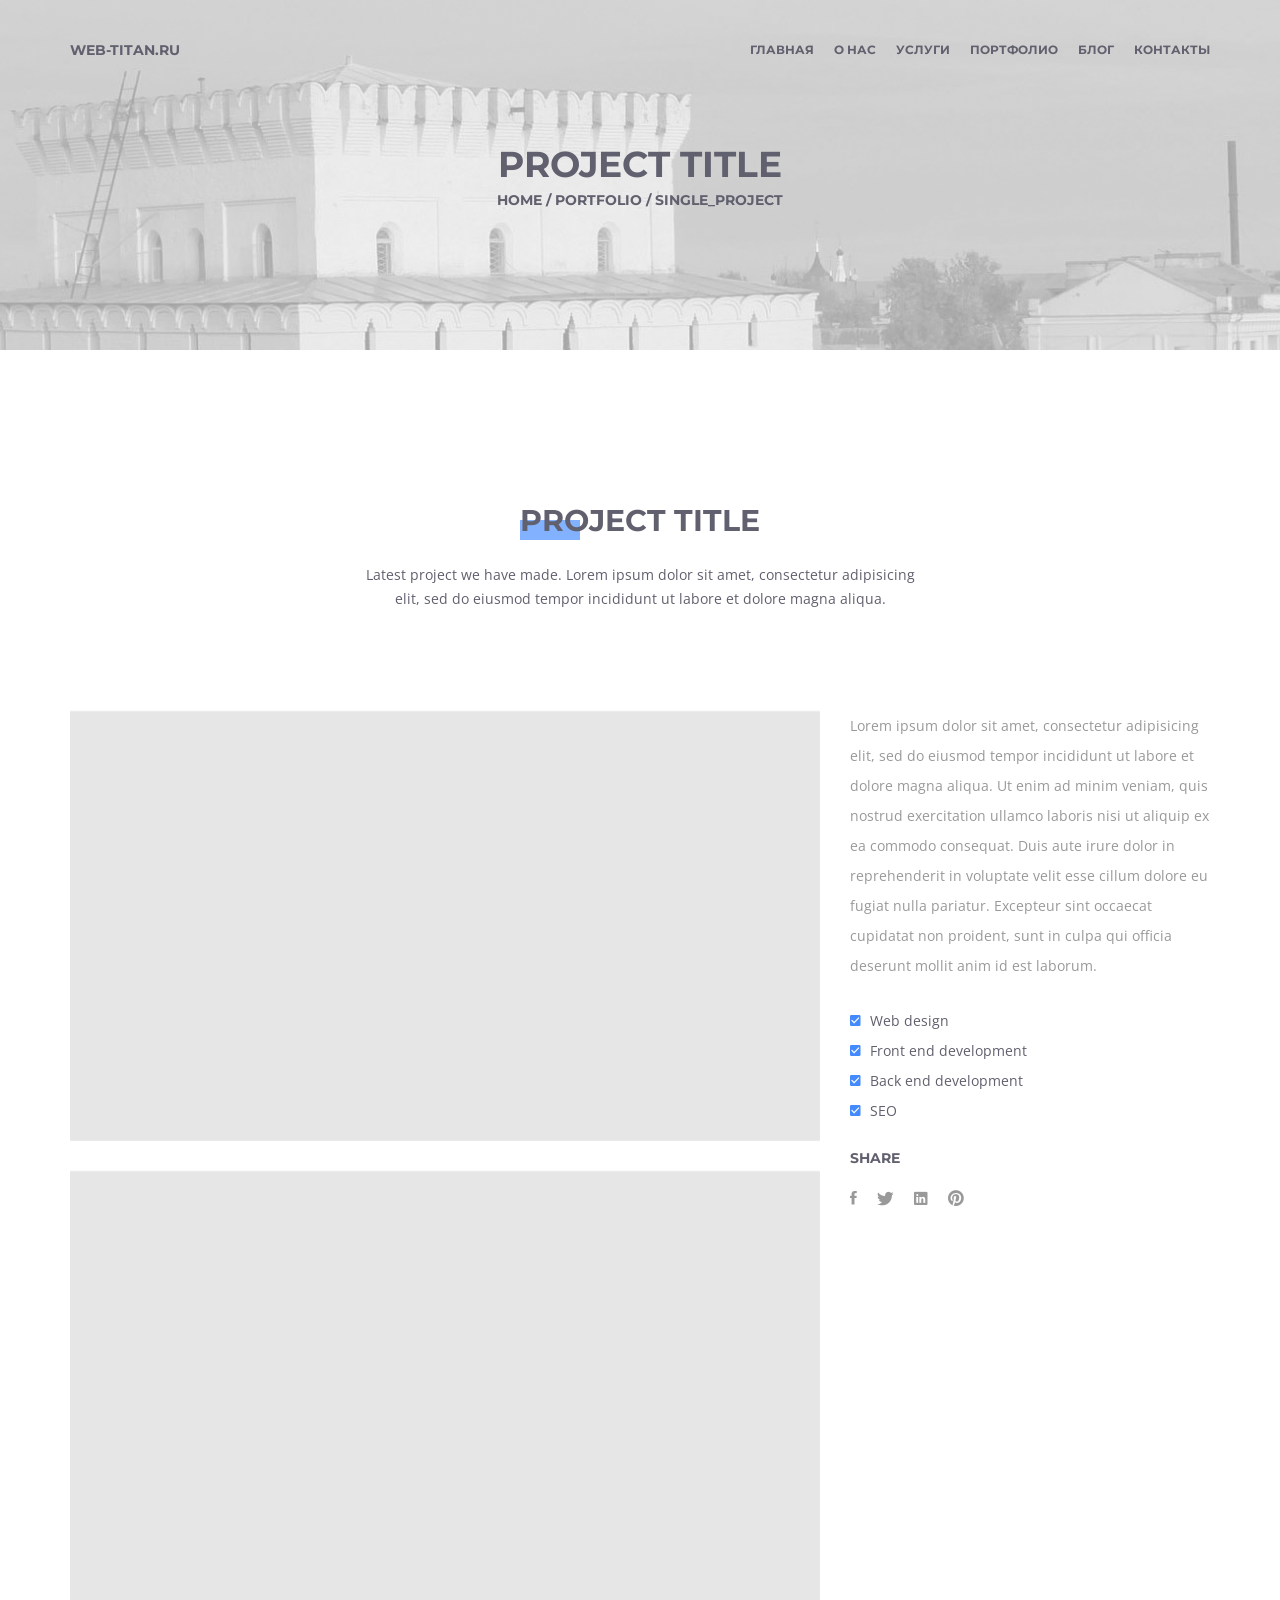
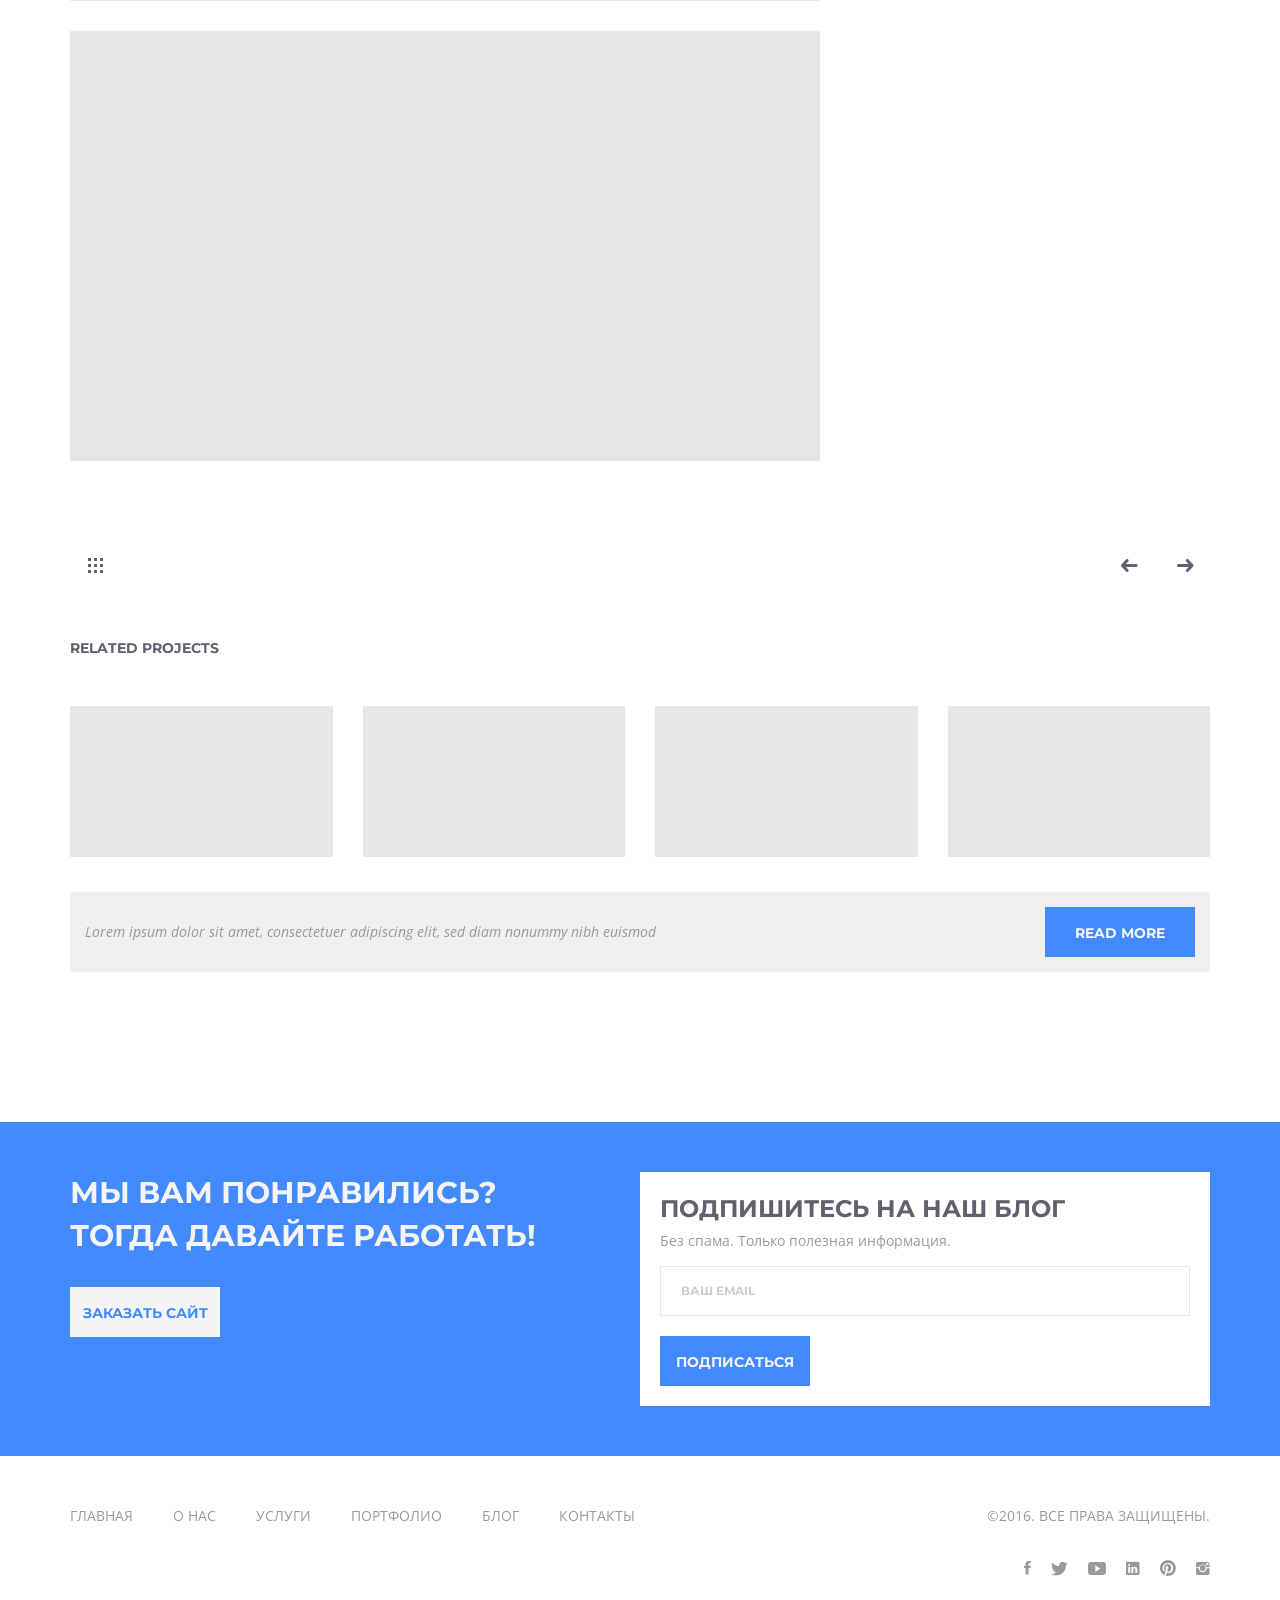
<file: single-project-2.html>
<!DOCTYPE html>
<html>
<head>
	<title>Web-Titan | Веб-студия Ярославль</title>
	<!-- META TAGS -->
	<meta charset="utf-8">
	<meta name="viewport" content="width=device-width, initial-scale=1.0">
	<link rel="shortcut icon" type="image/x-icon" href="assets/img/favicon.ico">
	<meta name="author" content="web-titan.ru">
	<meta name="description" content="Веб-студия Web-Titan - создаем сайты и помогаем найти клиентов">

	<!-- STYLES -->
	<link rel="stylesheet" href="assets/css/bootstrap.min.css">
	<link rel="stylesheet" href="assets/css/ionicons.min.css">
	<link rel="stylesheet" href="assets/css/flexslider.css">
	<link rel="stylesheet" href="assets/css/animsition.min.css">
	<link rel="stylesheet" href="assets/css/animate.css">
	<link rel="stylesheet" href="assets/css/style.css">
</head>
<body class="animsition">
	<!-- HEADER  -->
	<header class="main-header">
		<div class="container">
			<div class="logo">
				<a href="index.html"><div class="big-title uppercase montserrat-text">web-titan.ru</div></a>
			</div>

			<div class="menu">
				<!-- desktop navbar -->
				<nav class="desktop-nav">
					<ul class="first-level">
						<li><a href="index.html" class="animsition-link">Главная</a></li>
						<li><a href="about.html" class="animsition-link">о нас</a></li>
						<li><a href="services.html" class="animsition-link">услуги</a></li>
						<li><a href="">портфолио</a>
							<ul class="second-level">
								<li><a href="portfolio-1.html" class="animsition-link">portfolio list</a></li>
								<li><a href="single-project.html" class="animsition-link">single project 1</a></li>
								<li><a href="single-project-2.html" class="animsition-link">single project 2</a></li>
							</ul>
						</li>
						<li><a href="">блог</a>
							<ul class="second-level">
								<li><a href="blog-1.html" class="animsition-link">posts list</a></li>
								<li><a href="single-post.html" class="animsition-link">single post</a></li>
							</ul>
						</li>
						<li><a href="contact.html" class="animsition-link">контакты</a></li>
					</ul>
				</nav>
				<!-- mobile navbar -->
				<nav class="mobile-nav"></nav>
				<div class="menu-icon">
					<div class="line"></div>
					<div class="line"></div>
					<div class="line"></div>
				</div>
			</div>
		</div>
	</header>


	<!-- HERO SECTION  -->
	<div class="site-hero_2">
		<div class="page-title">
			<div class="big-title montserrat-text uppercase">Project Title</div>
			<div class="small-title montserrat-text uppercase">home / portfolio / single_project</div>
		</div>
	</div>



	
	<section>
		<div class="container">
			<div class="section-title">
				<span>project title</span>
				<p>Latest project we have made. Lorem ipsum dolor sit amet, consectetur adipisicing elit, sed do eiusmod
					tempor incididunt ut labore et dolore magna aliqua.</p>
			</div>
			<div class="row">
				<div class="col-md-8">
					<img src="assets/img/work-1.jpg" class="wow fadeInUp" style="margin-bottom:30px" />
					<img src="assets/img/work-1.jpg" class="wow fadeInUp" style="margin-bottom:30px" />
					<img src="assets/img/work-1.jpg" class="wow fadeInUp" style="margin-bottom:30px" />
				</div>
				<div class="col-md-4">
					<p>
						Lorem ipsum dolor sit amet, consectetur adipisicing elit, sed do eiusmod
						tempor incididunt ut labore et dolore magna aliqua. Ut enim ad minim veniam,
						quis nostrud exercitation ullamco laboris nisi ut aliquip ex ea commodo
						consequat. Duis aute irure dolor in reprehenderit in voluptate velit esse
						cillum dolore eu fugiat nulla pariatur. Excepteur sint occaecat cupidatat non
						proident, sunt in culpa qui officia deserunt mollit anim id est laborum.
					</p>
					<ul class="list" style="margin:30px 0">
						<li>Web design</li>
						<li>Front end development</li>
						<li>Back end development</li>
						<li>SEO</li>
					</ul>
					<h5 class="uppercase montserrat-text">share</h5>
					<ul class="social-icons" style="margin-top:20px;">
						<li><a href="javasript:void(0);" data-social="fb"><i class="icon ion-social-facebook"></i></a></li>
						<li><a href="javasript:void(0);" data-social="tw"><i class="icon ion-social-twitter"></i></a></li>
						<li><a href="javasript:void(0);" data-social="ln"><i class="icon ion-social-linkedin"></i></a></li>
						<li><a href="javasript:void(0);" data-social="pt"><i class="icon ion-social-pinterest"></i></a></li>
					</ul>
				</div>
			</div>
		</div>
	</section>

	<div class="container">
		<div class="pages_pagination">
			<a href="portfolio-1.html" class="all"><i class="icon ion-grid"></i></a>
			<a href="" class="prev"><i class="icon ion-arrow-left-c"></i></a>
			<a href="" class="next"><i class="icon ion-arrow-right-c"></i></a>
		</div>

		<h5 class="montserrat-text uppercase" style="margin-bottom:50px">related projects</h5>
		<div class="row">
			<div class="related_projects">
				<div class="col-md-3 col-sm-4 col-xs-6">
					<a href="" class="portfolio_item wow fadeInUp">
						<img src="assets/img/work-1.jpg" alt="image">
						<div class="portfolio_item_hover">
							<div class="item_info">
								<span>Brave man</span>
								<em>photography</em>
							</div>
						</div>
					</a>
				</div>
				<div class="col-md-3 col-sm-4 col-xs-6">
					<a href="" class="portfolio_item wow fadeInUp" data-wow-delay=".1s">
						<img src="assets/img/work-1.jpg" alt="image">
						<div class="portfolio_item_hover">
							<div class="item_info">
								<span>spider man</span>
								<em>fashion</em>
							</div>
						</div>
					</a>
				</div>
				<div class="col-md-3 col-sm-4 col-xs-6">
					<a href="" class="portfolio_item wow fadeInUp" data-wow-delay=".2s">
						<img src="assets/img/work-1.jpg" alt="image">
						<div class="portfolio_item_hover">
							<div class="item_info">
								<span>bat man</span>
								<em>web design</em>
							</div>
						</div>
					</a>
				</div>
				<div class="col-md-3 col-sm-4 col-xs-6">
					<a href="" class="portfolio_item wow fadeInUp" data-wow-delay=".3s">
						<img src="assets/img/work-1.jpg" alt="image">
						<div class="portfolio_item_hover">
							<div class="item_info">
								<span>iron man</span>
								<em>graphic</em>
							</div>
						</div>
					</a>
				</div>
			</div><!-- end related projects -->
		</div><!-- end row -->
	</div><!-- end container -->


	<!-- light gray section -->
	<div class="container">
		<div class="light-gray-section wow fadeInUp" style="padding:15px 30px">
			<div class="row">
				<p class="italic" style="float:left;line-height:50px;margin:0">
					Lorem ipsum dolor sit amet, consectetuer adipiscing elit, sed diam nonummy nibh euismod
				</p>
				<a href="" class="btn green" style="float:right"><span>read more</span></a>
			</div>
		</div>
	</div>



	<!-- newsletter -->
	<section class="green-section wow fadeInUp" style="padding:50px 0">
		<div class="container">
			<div class="col-md-6 col-sm-12">
				<div class="row">
					<span class="white-text montserrat-text uppercase" style="font-size:30px;display:block;">
						мы вам понравились? <br>тогда давайте работать!
					</span>
					<a href="#" class="btn white" style="margin-top:30px"><span>заказать сайт</span></a>
				</div>
			</div>

			<div class="col-md-6 col-sm-12">
				<div class="row">
					<div class="white-section" style="padding:20px">
						<span class="montserrat-text uppercase" style="font-size:24px">подпишитесь на наш блог</span>
						<p>
							Без спама. Только полезная информация.
						</p>
						<form action="#" method="post">
							<div class="input_1">
								<input type="text" name="email">
								<span>ваш email</span>
							</div>
							<button type="submit" class="btn green" style="margin-top:20px"><span>подписаться</span></button>
						</form>
					</div>
				</div>
			</div>
		</div>
	</section>



	<!-- FOOTER -->
	<footer class="main-footer wow fadeInUp">
		<div class="container">
			<div class="col-md-8 col-sm-12">
				<div class="row">
					<nav class="footer-nav">
						<ul>
							<li><a href="index.html" class="animsition-link link">главная</a></li>
							<li><a href="about.html" class="animsition-link link">о нас</a></li>
							<li><a href="services.html" class="animsition-link link">услуги</a></li>
							<li><a href="portfolio-1.html" class="animsition-link link">портфолио</a></li>
							<li><a href="blog-1.html" class="animsition-link link">блог</a></li>
							<li><a href="contact.html" class="animsition-link link">контакты</a></li>
						</ul>
					</nav>
				</div>
			</div>

			<div class="col-md-4 col-sm-12" style="text-align:right">
				<div class="row">
					<div class="uppercase gray-text">
						&copy;2016. все права защищены.
					</div>
					<ul class="social-icons" style="margin-top:30px;float:right">
						<li><a href="#"><i class="icon ion-social-facebook"></i></a></li>
						<li><a href="#"><i class="icon ion-social-twitter"></i></a></li>
						<li><a href="#"><i class="icon ion-social-youtube"></i></a></li>
						<li><a href="#"><i class="icon ion-social-linkedin"></i></a></li>
						<li><a href="#"><i class="icon ion-social-pinterest"></i></a></li>
						<li><a href="#"><i class="icon ion-social-instagram"></i></a></li>
					</ul>
				</div>
			</div>
		</div>
	</footer>

	<!-- SCRIPTS -->
	<script type="text/javascript" src="assets/js/jquery-2.1.4.min.js"></script>
	<script type="text/javascript" src="assets/js/jquery.social-buttons.min.js"></script>
	<script type="text/javascript" src="assets/js/smoothScroll.js"></script>
	<script type="text/javascript" src="assets/js/jquery.flexslider.js"></script>
	<script type="text/javascript" src="assets/js/jquery.animsition.min.js"></script>
	<script type="text/javascript" src="assets/js/wow.min.js"></script>
	<script type="text/javascript" src="assets/js/main.js"></script>
	<script type="text/javascript" charset="utf-8">
		$(window).load(function() {
			new WOW().init();
			// initialize flexslider
			$('.project_images').flexslider({
				directionNav : false,
				controlNav : false
			});

			// initialize social buttons
			$("[data-social]").socialButtons();
		});
	</script>
</body>
</html>
</file>
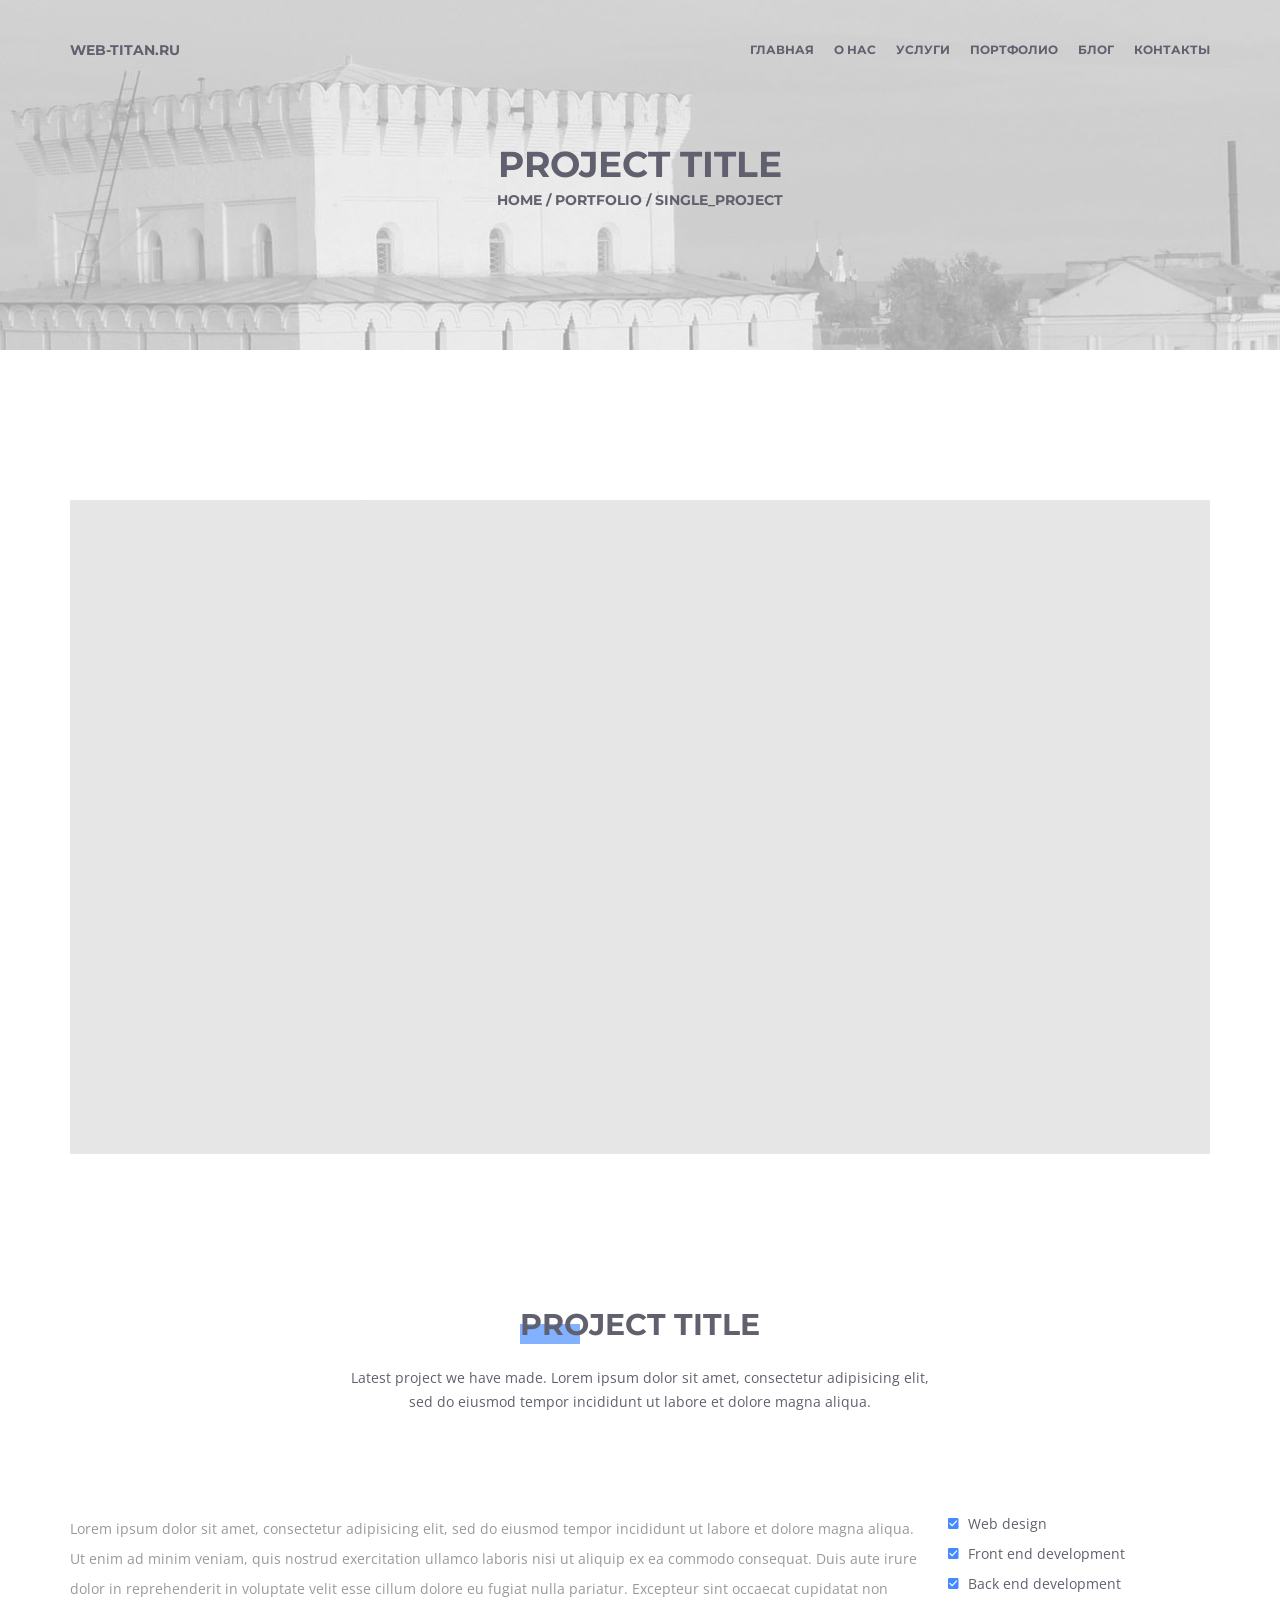
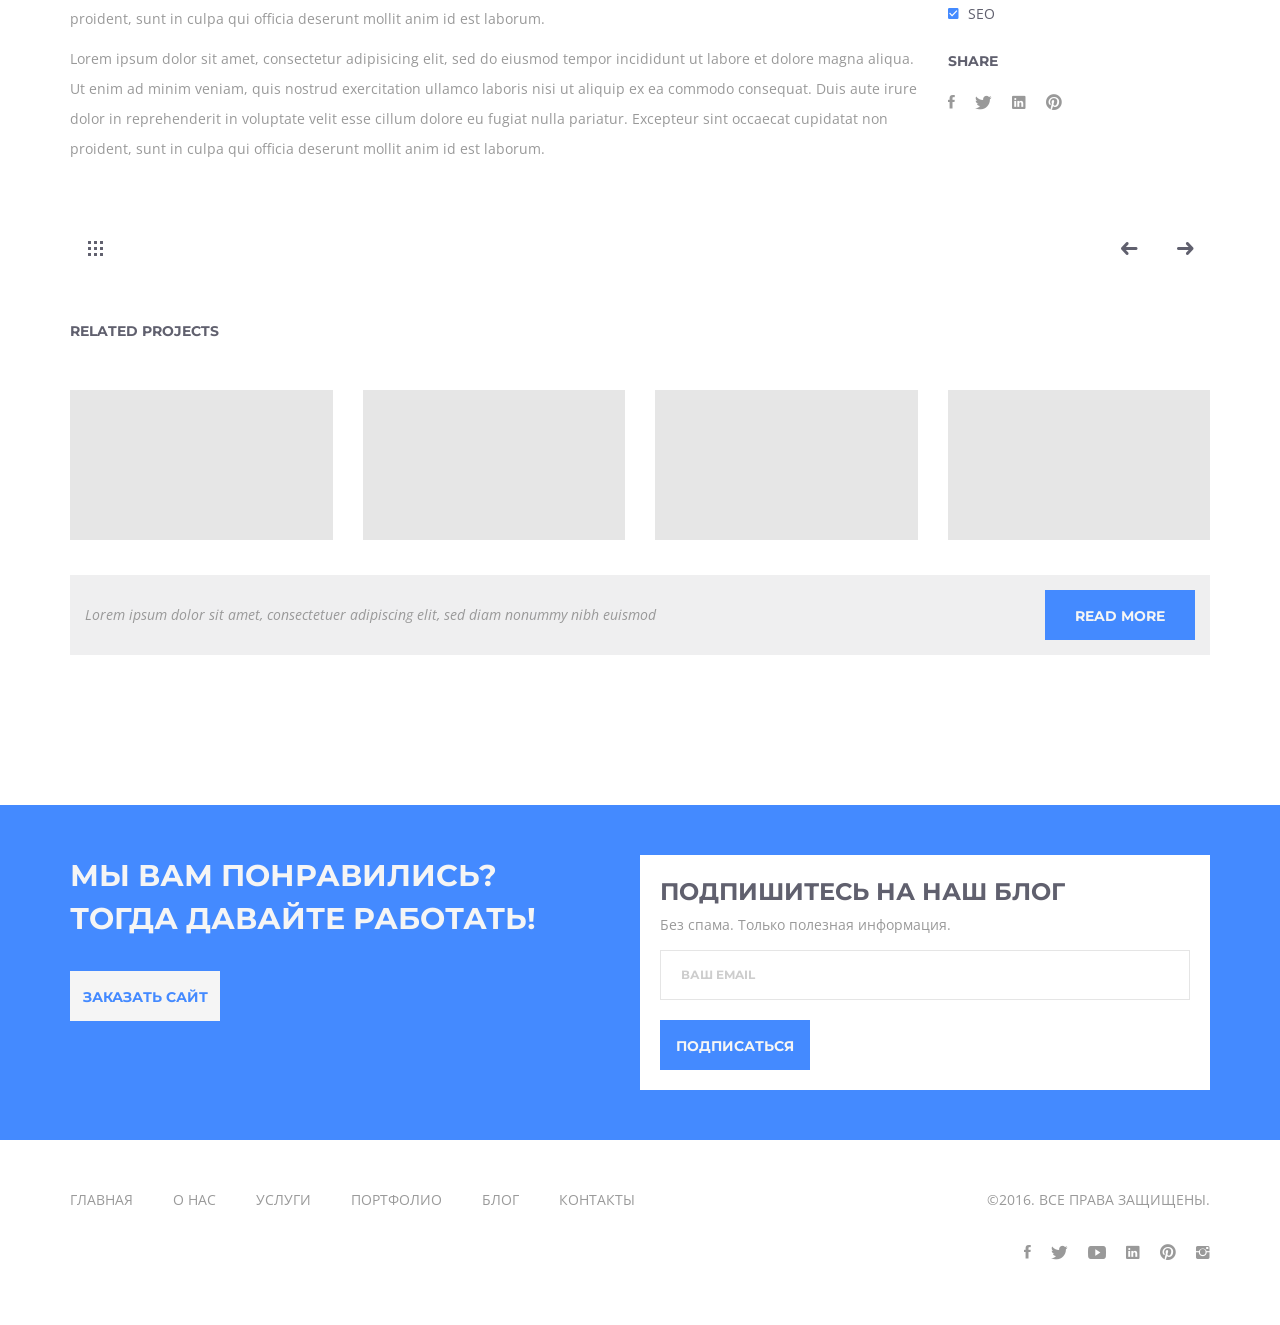
<file: single-project.html>
<!DOCTYPE html>
<html>
<head>
	<title>Web-Titan | Веб-студия Ярославль</title>
	<!-- META TAGS -->
	<meta charset="utf-8">
	<meta name="viewport" content="width=device-width, initial-scale=1.0">
	<link rel="shortcut icon" type="image/x-icon" href="assets/img/favicon.ico">
	<meta name="author" content="web-titan.ru">
	<meta name="description" content="Веб-студия Web-Titan - создаем сайты и помогаем найти клиентов">

	<!-- STYLES -->
	<link rel="stylesheet" href="assets/css/bootstrap.min.css">
	<link rel="stylesheet" href="assets/css/ionicons.min.css">
	<link rel="stylesheet" href="assets/css/flexslider.css">
	<link rel="stylesheet" href="assets/css/animsition.min.css">
	<link rel="stylesheet" href="assets/css/animate.css">
	<link rel="stylesheet" href="assets/css/style.css">
</head>
<body class="animsition">
	<!-- HEADER  -->
	<header class="main-header">
		<div class="container">
			<div class="logo">
				<a href="index.html"><div class="big-title uppercase montserrat-text">web-titan.ru</div></a>
			</div>

			<div class="menu">
				<!-- desktop navbar -->
				<nav class="desktop-nav">
					<ul class="first-level">
						<li><a href="index.html" class="animsition-link">Главная</a></li>
						<li><a href="about.html" class="animsition-link">о нас</a></li>
						<li><a href="services.html" class="animsition-link">услуги</a></li>
						<li><a href="">портфолио</a>
							<ul class="second-level">
								<li><a href="portfolio-1.html" class="animsition-link">portfolio list</a></li>
								<li><a href="single-project.html" class="animsition-link">single project 1</a></li>
								<li><a href="single-project-2.html" class="animsition-link">single project 2</a></li>
							</ul>
						</li>
						<li><a href="">блог</a>
							<ul class="second-level">
								<li><a href="blog-1.html" class="animsition-link">posts list</a></li>
								<li><a href="single-post.html" class="animsition-link">single post</a></li>
							</ul>
						</li>
						<li><a href="contact.html" class="animsition-link">контакты</a></li>
					</ul>
				</nav>
				<!-- mobile navbar -->
				<nav class="mobile-nav"></nav>
				<div class="menu-icon">
					<div class="line"></div>
					<div class="line"></div>
					<div class="line"></div>
				</div>
			</div>
		</div>
	</header>


	<!-- HERO SECTION  -->
	<div class="site-hero_2">
		<div class="page-title">
			<div class="big-title montserrat-text uppercase">Project Title</div>
			<div class="small-title montserrat-text uppercase">home / portfolio / single_project</div>
		</div>
	</div>


	<section>
		<div class="container">
			<div class="project_images">
				<ul class="slides">
					<li><img src="assets/img/work-1.jpg" /></li>
					<li><img src="assets/img/work-1.jpg" /></li>
					<li><img src="assets/img/work-1.jpg" /></li>
				</ul>
			</div>
		</div>
	</section>

	<section>
		<div class="container">
			<div class="row">
				<div class="section-title">
					<span>project title</span>
					<p>Latest project we have made. Lorem ipsum dolor sit amet, consectetur adipisicing elit, sed do eiusmod
						tempor incididunt ut labore et dolore magna aliqua.</p>
				</div>
			</div>

			<div class="row">
				<div class="col-md-9 wow fadeInUp">
					<p>
						Lorem ipsum dolor sit amet, consectetur adipisicing elit, sed do eiusmod
						tempor incididunt ut labore et dolore magna aliqua. Ut enim ad minim veniam,
						quis nostrud exercitation ullamco laboris nisi ut aliquip ex ea commodo
						consequat. Duis aute irure dolor in reprehenderit in voluptate velit esse
						cillum dolore eu fugiat nulla pariatur. Excepteur sint occaecat cupidatat non
						proident, sunt in culpa qui officia deserunt mollit anim id est laborum.
					</p>
					<p>
						Lorem ipsum dolor sit amet, consectetur adipisicing elit, sed do eiusmod
						tempor incididunt ut labore et dolore magna aliqua. Ut enim ad minim veniam,
						quis nostrud exercitation ullamco laboris nisi ut aliquip ex ea commodo
						consequat. Duis aute irure dolor in reprehenderit in voluptate velit esse
						cillum dolore eu fugiat nulla pariatur. Excepteur sint occaecat cupidatat non
						proident, sunt in culpa qui officia deserunt mollit anim id est laborum.
					</p>
				</div>
				<div class="col-md-3 wow fadeInUp" data-wow-delay=".1s">
					<ul class="list">
						<li>Web design</li>
						<li>Front end development</li>
						<li>Back end development</li>
						<li>SEO</li>
					</ul>
					<h5 class="uppercase montserrat-text" style="margin-top:30px;">share</h5>
					<ul class="social-icons" style="margin-top:20px;">
						<li><a href="javasript:void(0);" data-social="fb"><i class="icon ion-social-facebook"></i></a></li>
						<li><a href="javasript:void(0);" data-social="tw"><i class="icon ion-social-twitter"></i></a></li>
						<li><a href="javasript:void(0);" data-social="ln"><i class="icon ion-social-linkedin"></i></a></li>
						<li><a href="javasript:void(0);" data-social="pt"><i class="icon ion-social-pinterest"></i></a></li>
					</ul>
				</div>
			</div>

			<div class="pages_pagination">
				<a href="portfolio-1.html" class="all"><i class="icon ion-grid"></i></a>
				<a href="" class="prev"><i class="icon ion-arrow-left-c"></i></a>
				<a href="" class="next"><i class="icon ion-arrow-right-c"></i></a>
			</div>

			<h5 class="montserrat-text uppercase" style="margin-bottom:50px">related projects</h5>
			<div class="row">
				<div class="related_projects">
					<div class="col-md-3 col-sm-4 col-xs-6">
						<a href="" class="portfolio_item wow fadeInUp">
							<img src="assets/img/work-1.jpg" alt="image">
							<div class="portfolio_item_hover">
								<div class="item_info">
									<span>Brave man</span>
									<em>photography</em>
								</div>
							</div>
						</a>
					</div>
					<div class="col-md-3 col-sm-4 col-xs-6">
						<a href="" class="portfolio_item wow fadeInUp" data-wow-delay=".1s">
							<img src="assets/img/work-1.jpg" alt="image">
							<div class="portfolio_item_hover">
								<div class="item_info">
									<span>spider man</span>
									<em>fashion</em>
								</div>
							</div>
						</a>
					</div>
					<div class="col-md-3 col-sm-4 col-xs-6">
						<a href="" class="portfolio_item wow fadeInUp" data-wow-delay=".2s">
							<img src="assets/img/work-1.jpg" alt="image">
							<div class="portfolio_item_hover">
								<div class="item_info">
									<span>bat man</span>
									<em>web design</em>
								</div>
							</div>
						</a>
					</div>
					<div class="col-md-3 col-sm-4 col-xs-6">
						<a href="" class="portfolio_item wow fadeInUp" data-wow-delay=".3s">
							<img src="assets/img/work-1.jpg" alt="image">
							<div class="portfolio_item_hover">
								<div class="item_info">
									<span>iron man</span>
									<em>graphic</em>
								</div>
							</div>
						</a>
					</div>
				</div><!-- end related projects -->
			</div><!-- end row -->
		</div><!-- end container -->
	</section>


	<!-- light gray section -->
	<div class="container">
		<div class="light-gray-section wow fadeInUp" style="padding:15px 30px">
			<div class="row">
				<p class="italic" style="float:left;line-height:50px;margin:0">
					Lorem ipsum dolor sit amet, consectetuer adipiscing elit, sed diam nonummy nibh euismod
				</p>
				<a href="" class="btn green" style="float:right"><span>read more</span></a>
			</div>
		</div>
	</div>



	<!-- newsletter -->
	<section class="green-section wow fadeInUp" style="padding:50px 0">
		<div class="container">
			<div class="col-md-6 col-sm-12">
				<div class="row">
					<span class="white-text montserrat-text uppercase" style="font-size:30px;display:block;">
						мы вам понравились? <br>тогда давайте работать!
					</span>
					<a href="#" class="btn white" style="margin-top:30px"><span>заказать сайт</span></a>
				</div>
			</div>

			<div class="col-md-6 col-sm-12">
				<div class="row">
					<div class="white-section" style="padding:20px">
						<span class="montserrat-text uppercase" style="font-size:24px">подпишитесь на наш блог</span>
						<p>
							Без спама. Только полезная информация.
						</p>
						<form action="#" method="post">
							<div class="input_1">
								<input type="text" name="email">
								<span>ваш email</span>
							</div>
							<button type="submit" class="btn green" style="margin-top:20px"><span>подписаться</span></button>
						</form>
					</div>
				</div>
			</div>
		</div>
	</section>

    <!-- FOOTER -->
	<footer class="main-footer wow fadeInUp">
		<div class="container">
			<div class="col-md-8 col-sm-12">
				<div class="row">
					<nav class="footer-nav">
						<ul>
							<li><a href="index.html" class="animsition-link link">главная</a></li>
							<li><a href="about.html" class="animsition-link link">о нас</a></li>
							<li><a href="services.html" class="animsition-link link">услуги</a></li>
							<li><a href="portfolio-1.html" class="animsition-link link">портфолио</a></li>
							<li><a href="blog-1.html" class="animsition-link link">блог</a></li>
							<li><a href="contact.html" class="animsition-link link">контакты</a></li>
						</ul>
					</nav>
				</div>
			</div>

			<div class="col-md-4 col-sm-12" style="text-align:right">
				<div class="row">
					<div class="uppercase gray-text">
						&copy;2016. все права защищены.
					</div>
					<ul class="social-icons" style="margin-top:30px;float:right">
						<li><a href="#"><i class="icon ion-social-facebook"></i></a></li>
						<li><a href="#"><i class="icon ion-social-twitter"></i></a></li>
						<li><a href="#"><i class="icon ion-social-youtube"></i></a></li>
						<li><a href="#"><i class="icon ion-social-linkedin"></i></a></li>
						<li><a href="#"><i class="icon ion-social-pinterest"></i></a></li>
						<li><a href="#"><i class="icon ion-social-instagram"></i></a></li>
					</ul>
				</div>
			</div>
		</div>
	</footer>

	<!-- SCRIPTS -->
	<script type="text/javascript" src="assets/js/jquery-2.1.4.min.js"></script>
	<script type="text/javascript" src="assets/js/jquery.social-buttons.min.js"></script>
	<script type="text/javascript" src="assets/js/smoothScroll.js"></script>
	<script type="text/javascript" src="assets/js/jquery.flexslider.js"></script>
	<script type="text/javascript" src="assets/js/jquery.animsition.min.js"></script>
	<script type="text/javascript" src="assets/js/wow.min.js"></script>
	<script type="text/javascript" src="assets/js/main.js"></script>
	<script type="text/javascript" charset="utf-8">
		$(window).load(function() {
			new WOW().init();
			// initialize flexslider
			$('.project_images').flexslider({
				directionNav : false,
				controlNav : false
			});

			// initialize social buttons
			$("[data-social]").socialButtons();
		});
	</script>
</body>
</html>
</file>
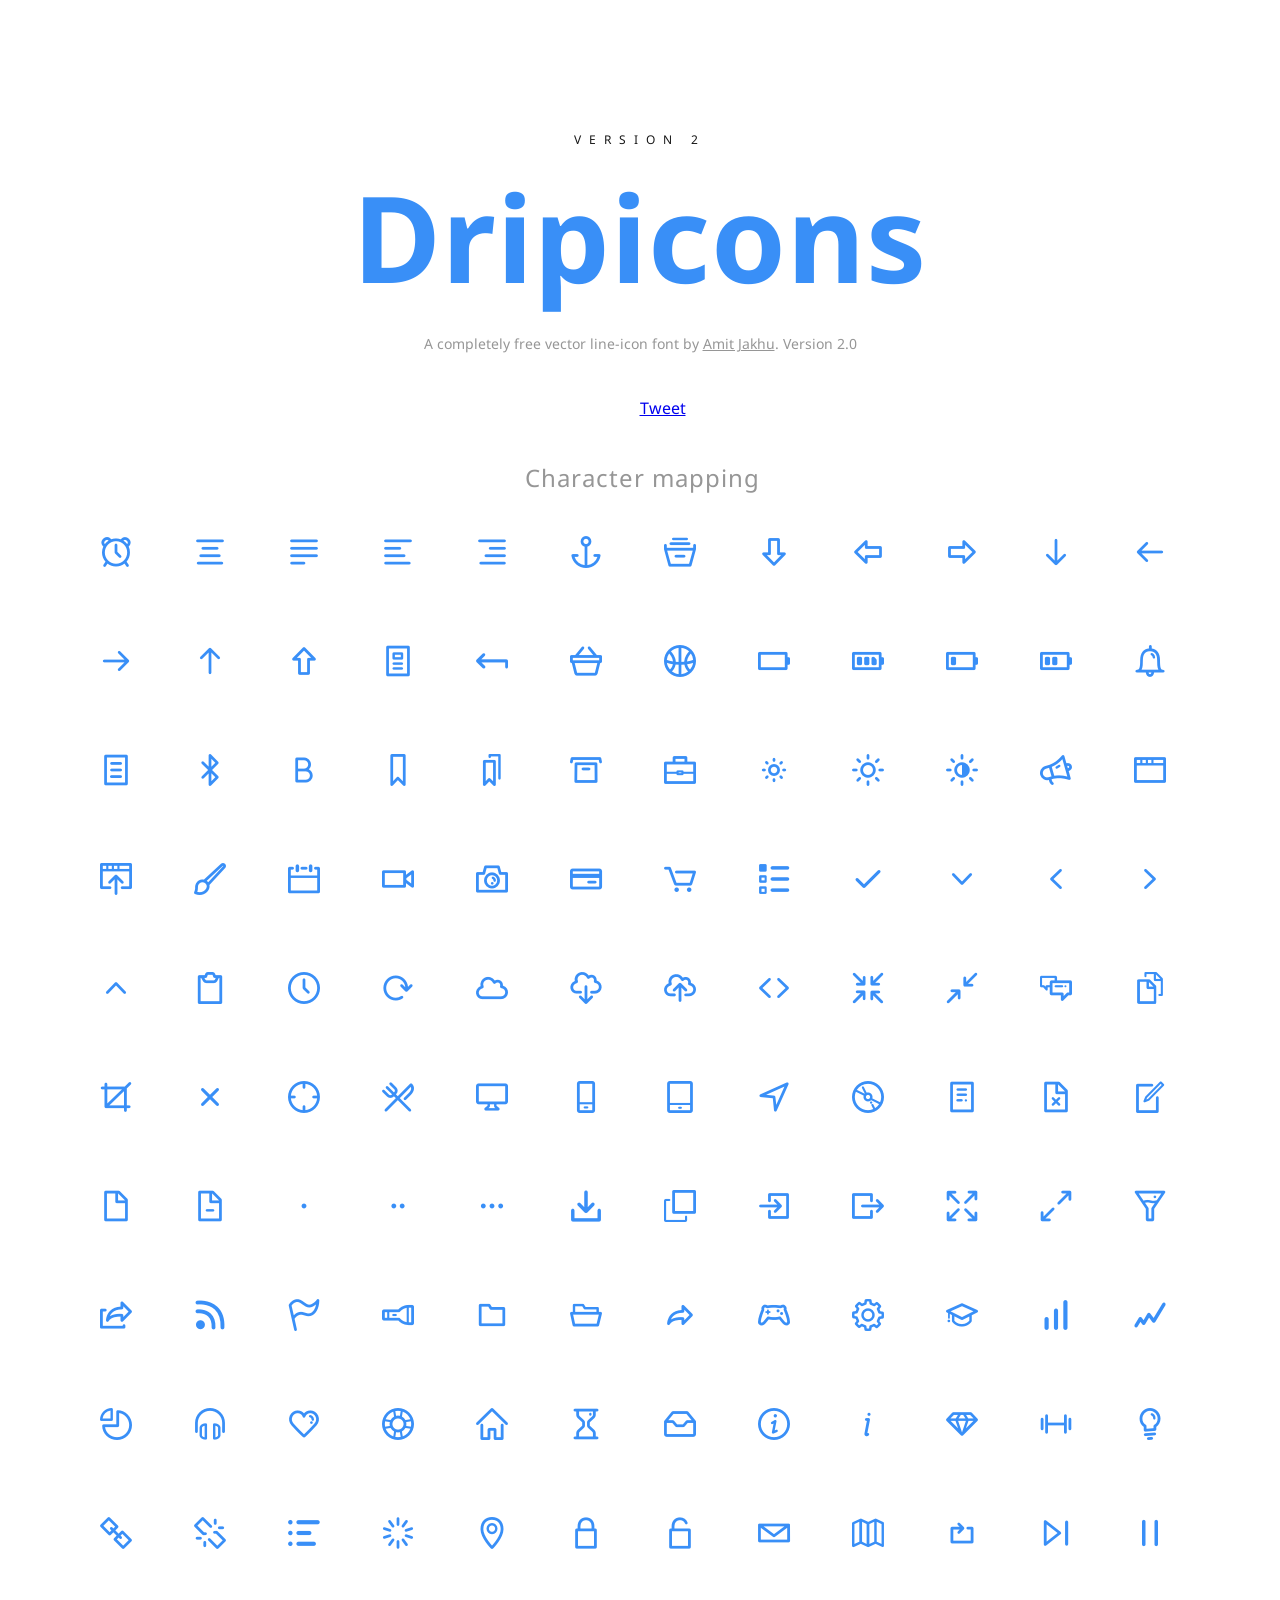
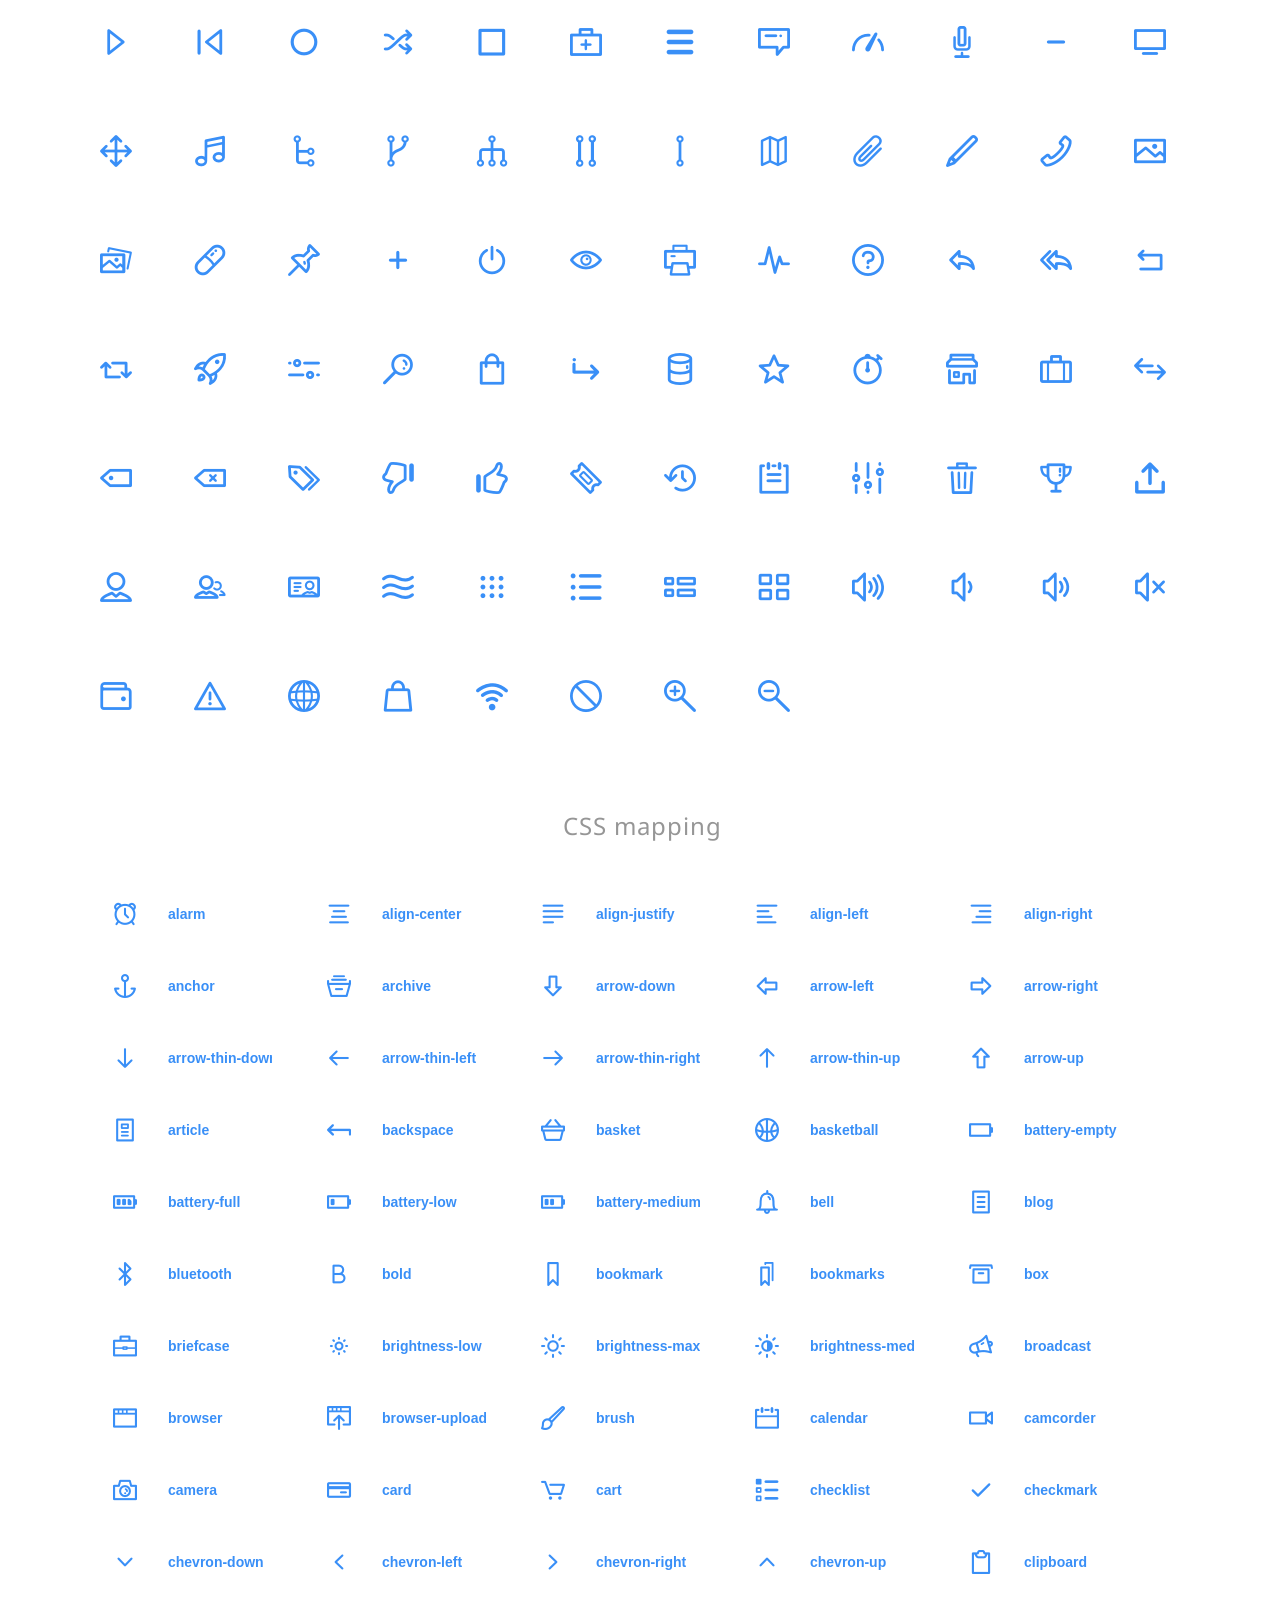
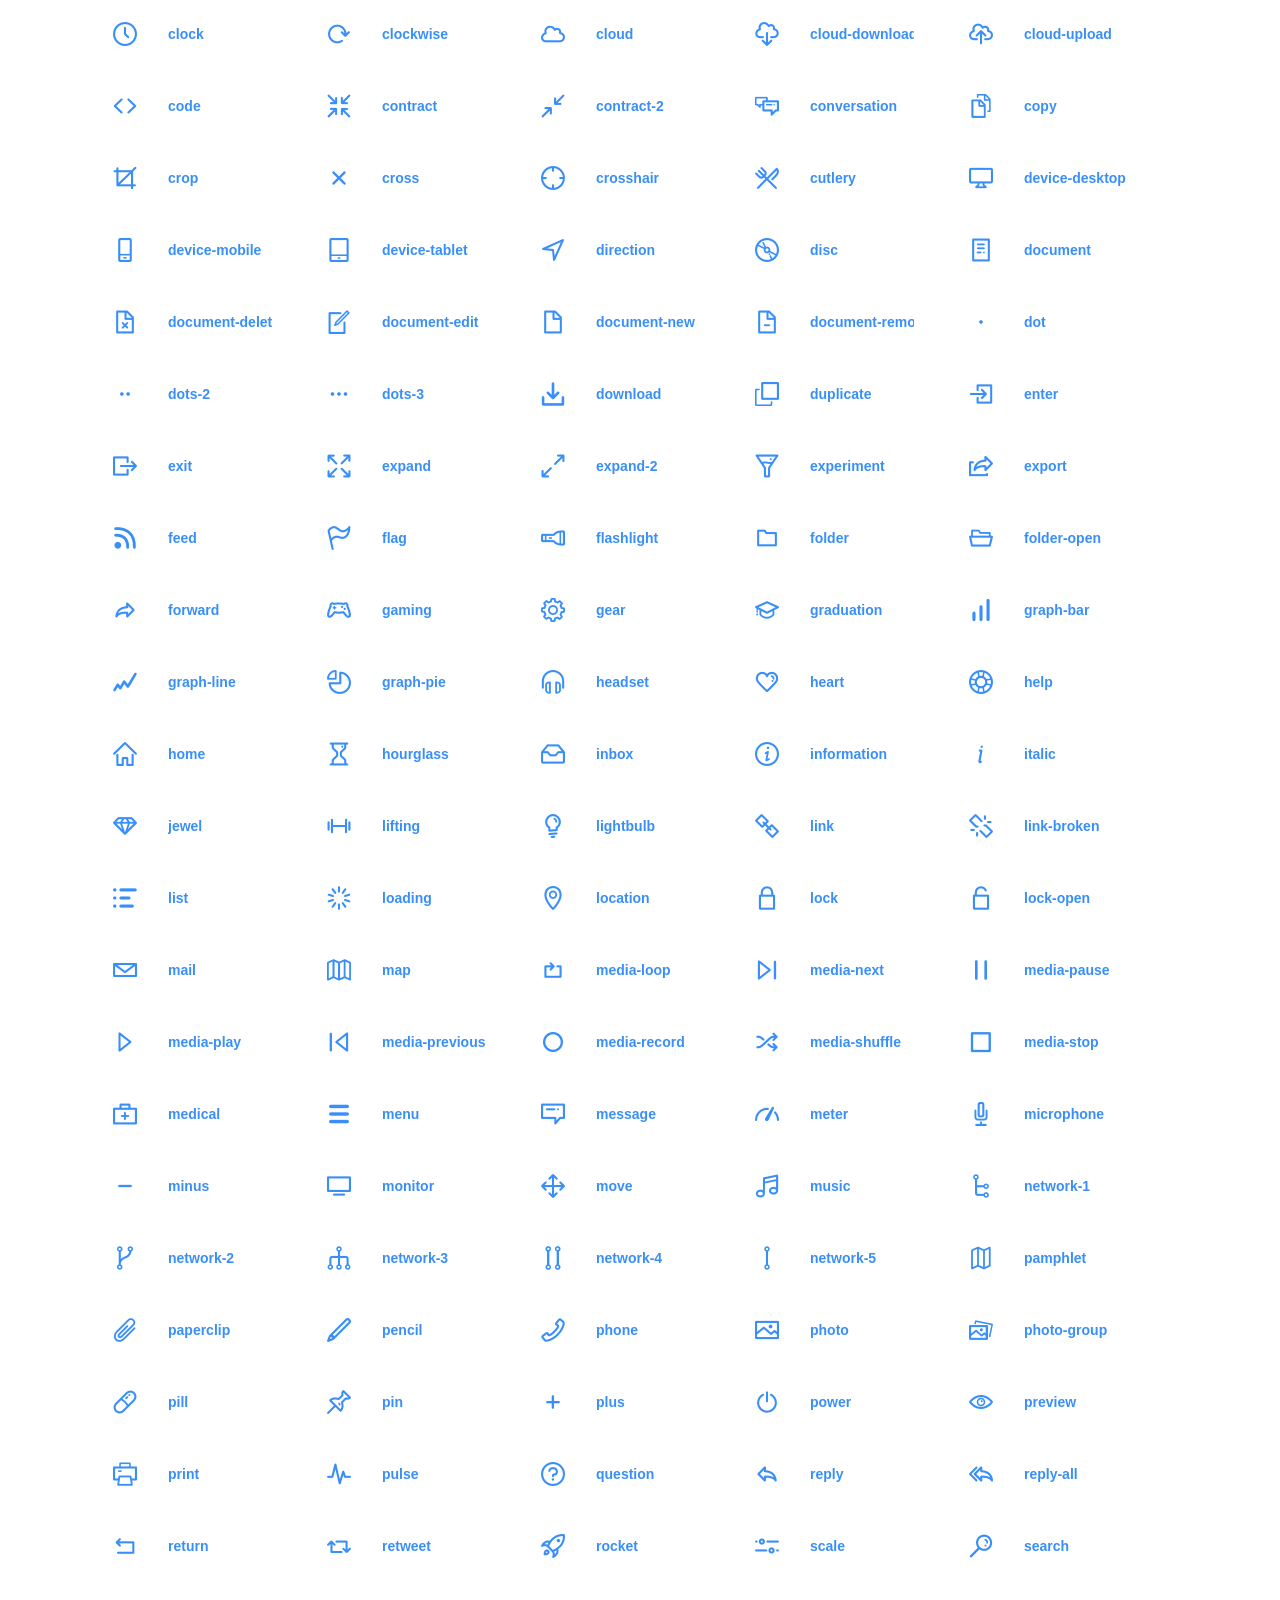
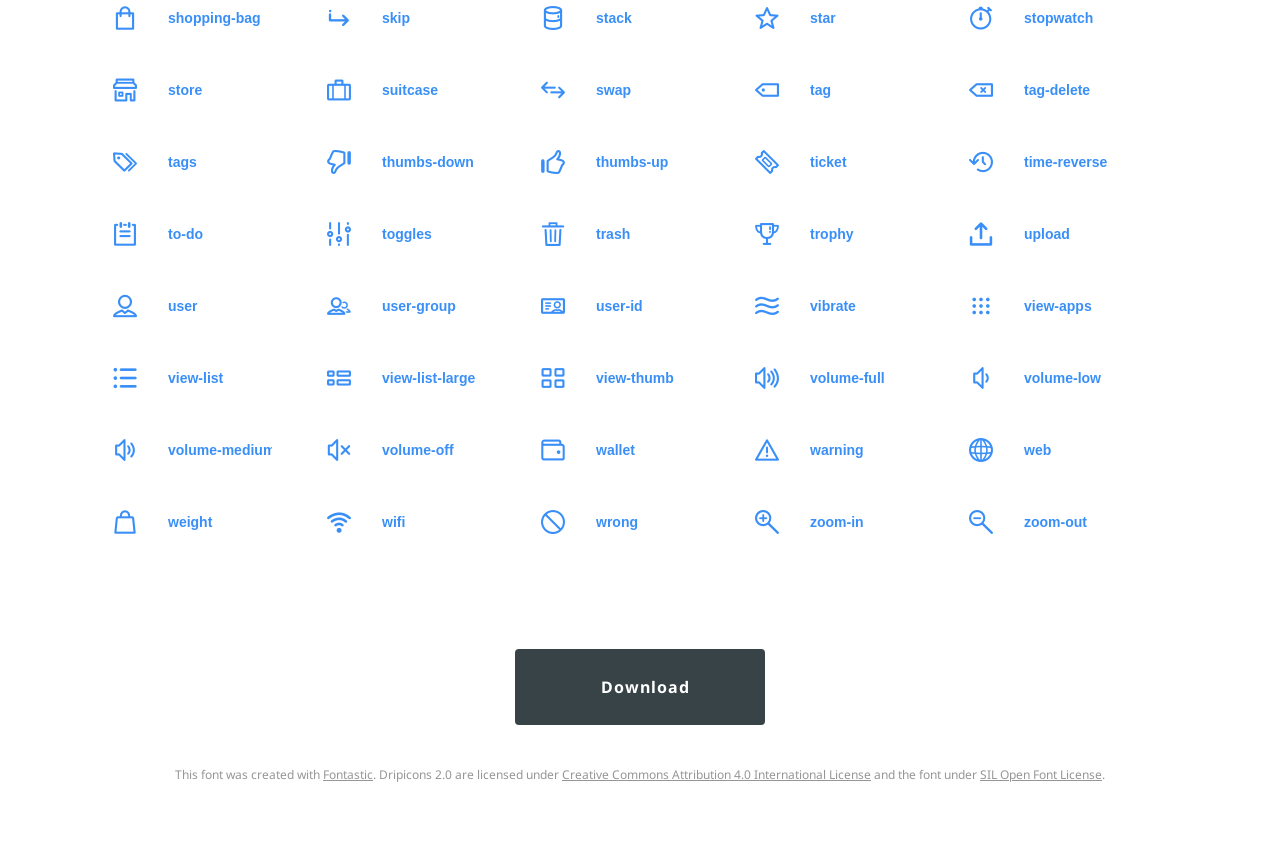
<file: assets/dripicons-v2-by-amit-jakhu/webfont/icons-reference.html>
<!DOCTYPE html>
<html lang="en">
  <head>
    <meta charset="utf-8">
    <meta http-equiv="X-UA-Compatible" content="IE=edge,chrome=1">
    <meta name="viewport" content="width=device-width,initial-scale=1">
    <title>Dripicons - V2 (Line-Icon Font) by Amit Jakhu</title>
    <meta name="description" content="A completely vector line-icon font by Amit Jakhu.">
    <meta name="keywords" content="Amit Jakhu,Dripicons,Icons,Iconset,Free Icons,Line Icons,Linicons,V2,Version 2,Icon,Toronto,Canada,Dribbble,Behance,Download,Resource,Designerfuel,Design,UI,User Interface,UX,User Experience">
    <meta itemprop="name" content="Dripicons V2 (Free Iconset)">
    <meta itemprop="description" content="A completely vector line-icon font by Amit Jakhu.">
    <meta itemprop="image" content="http://demo.amitjakhu.com/dripicons/img/dripicons.png">

    <meta property="og:title" content="Dripicons V2 (Free Iconset)" />
    <meta property="og:type" content="product" />
    <meta property="og:url" content="http://demo.amitjakhu.com/dripicons/" />
    <meta property="og:image" content="http://demo.amitjakhu.com/dripicons/img/dripicons.png" />
    <meta property="og:description" content="A completely free vector line-icon font by Amit Jakhu." />
    <meta property="og:site_name" content="Dripicons V2 (Free Iconset)" />

    <link href="http://fonts.googleapis.com/css?family=Dosis:400,500,700" rel="stylesheet" type="text/css">
    <link rel="stylesheet" href="style.css">
    <link rel="stylesheet" href="webfont.css">
  </head>
  <body>
      <script>(function(d, s, id) {
          var js, fjs = d.getElementsByTagName(s)[0];
          if (d.getElementById(id)) return;
          js = d.createElement(s); js.id = id;
          js.src = "//connect.facebook.net/en_US/all.js#xfbml=1&appId=272937136072184";
          fjs.parentNode.insertBefore(js, fjs);

        }(document, 'script', 'facebook-jssdk'));</script>
    <div class="container">
      <h4>Version 2</h4>
      <h1>Dripicons</h1>
      <p class="small">A completely free vector line-icon font by <a href="http://amitjakhu.com">Amit Jakhu</a>. Version 2.0</p>
          <ul class="share">
                <li><div class="fb-like" data-width="The pixel width of the plugin" data-height="The pixel height of the plugin" data-colorscheme="light" data-layout="button_count" data-action="like" data-show-faces="false" data-send="false"></div></li>
                <li><a href="https://twitter.com/share" class="twitter-share-button" data-via="amitjakhu">Tweet</a><script>!function(d,s,id){var js,fjs=d.getElementsByTagName(s)[0],p=/^http:/.test(d.location)?'http':'https';if(!d.getElementById(id)){js=d.createElement(s);js.id=id;js.src=p+'://platform.twitter.com/widgets.js';fjs.parentNode.insertBefore(js,fjs);}}(document, 'script', 'twitter-wjs');</script></li>
            </ul>
      <h2>Character mapping</h2>
      <ul class="glyphs character-mapping">
        <li>
          <div data-icon="a" class="icon"></div>
          <input type="text" readonly="readonly" value="a">
        </li>
        <li>
          <div data-icon="b" class="icon"></div>
          <input type="text" readonly="readonly" value="b">
        </li>
        <li>
          <div data-icon="c" class="icon"></div>
          <input type="text" readonly="readonly" value="c">
        </li>
        <li>
          <div data-icon="d" class="icon"></div>
          <input type="text" readonly="readonly" value="d">
        </li>
        <li>
          <div data-icon="e" class="icon"></div>
          <input type="text" readonly="readonly" value="e">
        </li>
        <li>
          <div data-icon="f" class="icon"></div>
          <input type="text" readonly="readonly" value="f">
        </li>
        <li>
          <div data-icon="g" class="icon"></div>
          <input type="text" readonly="readonly" value="g">
        </li>
        <li>
          <div data-icon="h" class="icon"></div>
          <input type="text" readonly="readonly" value="h">
        </li>
        <li>
          <div data-icon="i" class="icon"></div>
          <input type="text" readonly="readonly" value="i">
        </li>
        <li>
          <div data-icon="j" class="icon"></div>
          <input type="text" readonly="readonly" value="j">
        </li>
        <li>
          <div data-icon="k" class="icon"></div>
          <input type="text" readonly="readonly" value="k">
        </li>
        <li>
          <div data-icon="l" class="icon"></div>
          <input type="text" readonly="readonly" value="l">
        </li>
        <li>
          <div data-icon="m" class="icon"></div>
          <input type="text" readonly="readonly" value="m">
        </li>
        <li>
          <div data-icon="n" class="icon"></div>
          <input type="text" readonly="readonly" value="n">
        </li>
        <li>
          <div data-icon="o" class="icon"></div>
          <input type="text" readonly="readonly" value="o">
        </li>
        <li>
          <div data-icon="p" class="icon"></div>
          <input type="text" readonly="readonly" value="p">
        </li>
        <li>
          <div data-icon="q" class="icon"></div>
          <input type="text" readonly="readonly" value="q">
        </li>
        <li>
          <div data-icon="r" class="icon"></div>
          <input type="text" readonly="readonly" value="r">
        </li>
        <li>
          <div data-icon="s" class="icon"></div>
          <input type="text" readonly="readonly" value="s">
        </li>
        <li>
          <div data-icon="t" class="icon"></div>
          <input type="text" readonly="readonly" value="t">
        </li>
        <li>
          <div data-icon="u" class="icon"></div>
          <input type="text" readonly="readonly" value="u">
        </li>
        <li>
          <div data-icon="v" class="icon"></div>
          <input type="text" readonly="readonly" value="v">
        </li>
        <li>
          <div data-icon="w" class="icon"></div>
          <input type="text" readonly="readonly" value="w">
        </li>
        <li>
          <div data-icon="x" class="icon"></div>
          <input type="text" readonly="readonly" value="x">
        </li>
        <li>
          <div data-icon="y" class="icon"></div>
          <input type="text" readonly="readonly" value="y">
        </li>
        <li>
          <div data-icon="z" class="icon"></div>
          <input type="text" readonly="readonly" value="z">
        </li>
        <li>
          <div data-icon="A" class="icon"></div>
          <input type="text" readonly="readonly" value="A">
        </li>
        <li>
          <div data-icon="B" class="icon"></div>
          <input type="text" readonly="readonly" value="B">
        </li>
        <li>
          <div data-icon="C" class="icon"></div>
          <input type="text" readonly="readonly" value="C">
        </li>
        <li>
          <div data-icon="D" class="icon"></div>
          <input type="text" readonly="readonly" value="D">
        </li>
        <li>
          <div data-icon="E" class="icon"></div>
          <input type="text" readonly="readonly" value="E">
        </li>
        <li>
          <div data-icon="F" class="icon"></div>
          <input type="text" readonly="readonly" value="F">
        </li>
        <li>
          <div data-icon="G" class="icon"></div>
          <input type="text" readonly="readonly" value="G">
        </li>
        <li>
          <div data-icon="H" class="icon"></div>
          <input type="text" readonly="readonly" value="H">
        </li>
        <li>
          <div data-icon="I" class="icon"></div>
          <input type="text" readonly="readonly" value="I">
        </li>
        <li>
          <div data-icon="J" class="icon"></div>
          <input type="text" readonly="readonly" value="J">
        </li>
        <li>
          <div data-icon="K" class="icon"></div>
          <input type="text" readonly="readonly" value="K">
        </li>
        <li>
          <div data-icon="L" class="icon"></div>
          <input type="text" readonly="readonly" value="L">
        </li>
        <li>
          <div data-icon="M" class="icon"></div>
          <input type="text" readonly="readonly" value="M">
        </li>
        <li>
          <div data-icon="N" class="icon"></div>
          <input type="text" readonly="readonly" value="N">
        </li>
        <li>
          <div data-icon="O" class="icon"></div>
          <input type="text" readonly="readonly" value="O">
        </li>
        <li>
          <div data-icon="P" class="icon"></div>
          <input type="text" readonly="readonly" value="P">
        </li>
        <li>
          <div data-icon="Q" class="icon"></div>
          <input type="text" readonly="readonly" value="Q">
        </li>
        <li>
          <div data-icon="R" class="icon"></div>
          <input type="text" readonly="readonly" value="R">
        </li>
        <li>
          <div data-icon="S" class="icon"></div>
          <input type="text" readonly="readonly" value="S">
        </li>
        <li>
          <div data-icon="T" class="icon"></div>
          <input type="text" readonly="readonly" value="T">
        </li>
        <li>
          <div data-icon="U" class="icon"></div>
          <input type="text" readonly="readonly" value="U">
        </li>
        <li>
          <div data-icon="V" class="icon"></div>
          <input type="text" readonly="readonly" value="V">
        </li>
        <li>
          <div data-icon="W" class="icon"></div>
          <input type="text" readonly="readonly" value="W">
        </li>
        <li>
          <div data-icon="X" class="icon"></div>
          <input type="text" readonly="readonly" value="X">
        </li>
        <li>
          <div data-icon="Y" class="icon"></div>
          <input type="text" readonly="readonly" value="Y">
        </li>
        <li>
          <div data-icon="Z" class="icon"></div>
          <input type="text" readonly="readonly" value="Z">
        </li>
        <li>
          <div data-icon="0" class="icon"></div>
          <input type="text" readonly="readonly" value="0">
        </li>
        <li>
          <div data-icon="1" class="icon"></div>
          <input type="text" readonly="readonly" value="1">
        </li>
        <li>
          <div data-icon="2" class="icon"></div>
          <input type="text" readonly="readonly" value="2">
        </li>
        <li>
          <div data-icon="3" class="icon"></div>
          <input type="text" readonly="readonly" value="3">
        </li>
        <li>
          <div data-icon="4" class="icon"></div>
          <input type="text" readonly="readonly" value="4">
        </li>
        <li>
          <div data-icon="5" class="icon"></div>
          <input type="text" readonly="readonly" value="5">
        </li>
        <li>
          <div data-icon="6" class="icon"></div>
          <input type="text" readonly="readonly" value="6">
        </li>
        <li>
          <div data-icon="7" class="icon"></div>
          <input type="text" readonly="readonly" value="7">
        </li>
        <li>
          <div data-icon="8" class="icon"></div>
          <input type="text" readonly="readonly" value="8">
        </li>
        <li>
          <div data-icon="9" class="icon"></div>
          <input type="text" readonly="readonly" value="9">
        </li>
        <li>
          <div data-icon="!" class="icon"></div>
          <input type="text" readonly="readonly" value="!">
        </li>
        <li>
          <div data-icon="&#34;" class="icon"></div>
          <input type="text" readonly="readonly" value="&quot;">
        </li>
        <li>
          <div data-icon="#" class="icon"></div>
          <input type="text" readonly="readonly" value="#">
        </li>
        <li>
          <div data-icon="$" class="icon"></div>
          <input type="text" readonly="readonly" value="$">
        </li>
        <li>
          <div data-icon="%" class="icon"></div>
          <input type="text" readonly="readonly" value="%">
        </li>
        <li>
          <div data-icon="&" class="icon"></div>
          <input type="text" readonly="readonly" value="&amp;">
        </li>
        <li>
          <div data-icon="'" class="icon"></div>
          <input type="text" readonly="readonly" value="&#39;">
        </li>
        <li>
          <div data-icon="(" class="icon"></div>
          <input type="text" readonly="readonly" value="(">
        </li>
        <li>
          <div data-icon=")" class="icon"></div>
          <input type="text" readonly="readonly" value=")">
        </li>
        <li>
          <div data-icon="*" class="icon"></div>
          <input type="text" readonly="readonly" value="*">
        </li>
        <li>
          <div data-icon="+" class="icon"></div>
          <input type="text" readonly="readonly" value="+">
        </li>
        <li>
          <div data-icon="," class="icon"></div>
          <input type="text" readonly="readonly" value=",">
        </li>
        <li>
          <div data-icon="-" class="icon"></div>
          <input type="text" readonly="readonly" value="-">
        </li>
        <li>
          <div data-icon="." class="icon"></div>
          <input type="text" readonly="readonly" value=".">
        </li>
        <li>
          <div data-icon="/" class="icon"></div>
          <input type="text" readonly="readonly" value="/">
        </li>
        <li>
          <div data-icon=":" class="icon"></div>
          <input type="text" readonly="readonly" value=":">
        </li>
        <li>
          <div data-icon=";" class="icon"></div>
          <input type="text" readonly="readonly" value=";">
        </li>
        <li>
          <div data-icon="<" class="icon"></div>
          <input type="text" readonly="readonly" value="&lt;">
        </li>
        <li>
          <div data-icon="=" class="icon"></div>
          <input type="text" readonly="readonly" value="=">
        </li>
        <li>
          <div data-icon=">" class="icon"></div>
          <input type="text" readonly="readonly" value="&gt;">
        </li>
        <li>
          <div data-icon="?" class="icon"></div>
          <input type="text" readonly="readonly" value="?">
        </li>
        <li>
          <div data-icon="@" class="icon"></div>
          <input type="text" readonly="readonly" value="@">
        </li>
        <li>
          <div data-icon="[" class="icon"></div>
          <input type="text" readonly="readonly" value="[">
        </li>
        <li>
          <div data-icon="]" class="icon"></div>
          <input type="text" readonly="readonly" value="]">
        </li>
        <li>
          <div data-icon="^" class="icon"></div>
          <input type="text" readonly="readonly" value="^">
        </li>
        <li>
          <div data-icon="_" class="icon"></div>
          <input type="text" readonly="readonly" value="_">
        </li>
        <li>
          <div data-icon="`" class="icon"></div>
          <input type="text" readonly="readonly" value="`">
        </li>
        <li>
          <div data-icon="{" class="icon"></div>
          <input type="text" readonly="readonly" value="{">
        </li>
        <li>
          <div data-icon="|" class="icon"></div>
          <input type="text" readonly="readonly" value="|">
        </li>
        <li>
          <div data-icon="}" class="icon"></div>
          <input type="text" readonly="readonly" value="}">
        </li>
        <li>
          <div data-icon="~" class="icon"></div>
          <input type="text" readonly="readonly" value="~">
        </li>
        <li>
          <div data-icon="\" class="icon"></div>
          <input type="text" readonly="readonly" value="\">
        </li>
        <li>
          <div data-icon="&#xe000;" class="icon"></div>
          <input type="text" readonly="readonly" value="&amp;#xe000;">
        </li>
        <li>
          <div data-icon="&#xe001;" class="icon"></div>
          <input type="text" readonly="readonly" value="&amp;#xe001;">
        </li>
        <li>
          <div data-icon="&#xe002;" class="icon"></div>
          <input type="text" readonly="readonly" value="&amp;#xe002;">
        </li>
        <li>
          <div data-icon="&#xe003;" class="icon"></div>
          <input type="text" readonly="readonly" value="&amp;#xe003;">
        </li>
        <li>
          <div data-icon="&#xe004;" class="icon"></div>
          <input type="text" readonly="readonly" value="&amp;#xe004;">
        </li>
        <li>
          <div data-icon="&#xe005;" class="icon"></div>
          <input type="text" readonly="readonly" value="&amp;#xe005;">
        </li>
        <li>
          <div data-icon="&#xe006;" class="icon"></div>
          <input type="text" readonly="readonly" value="&amp;#xe006;">
        </li>
        <li>
          <div data-icon="&#xe007;" class="icon"></div>
          <input type="text" readonly="readonly" value="&amp;#xe007;">
        </li>
        <li>
          <div data-icon="&#xe008;" class="icon"></div>
          <input type="text" readonly="readonly" value="&amp;#xe008;">
        </li>
        <li>
          <div data-icon="&#xe009;" class="icon"></div>
          <input type="text" readonly="readonly" value="&amp;#xe009;">
        </li>
        <li>
          <div data-icon="&#xe00a;" class="icon"></div>
          <input type="text" readonly="readonly" value="&amp;#xe00a;">
        </li>
        <li>
          <div data-icon="&#xe00b;" class="icon"></div>
          <input type="text" readonly="readonly" value="&amp;#xe00b;">
        </li>
        <li>
          <div data-icon="&#xe00c;" class="icon"></div>
          <input type="text" readonly="readonly" value="&amp;#xe00c;">
        </li>
        <li>
          <div data-icon="&#xe00d;" class="icon"></div>
          <input type="text" readonly="readonly" value="&amp;#xe00d;">
        </li>
        <li>
          <div data-icon="&#xe00e;" class="icon"></div>
          <input type="text" readonly="readonly" value="&amp;#xe00e;">
        </li>
        <li>
          <div data-icon="&#xe00f;" class="icon"></div>
          <input type="text" readonly="readonly" value="&amp;#xe00f;">
        </li>
        <li>
          <div data-icon="&#xe010;" class="icon"></div>
          <input type="text" readonly="readonly" value="&amp;#xe010;">
        </li>
        <li>
          <div data-icon="&#xe011;" class="icon"></div>
          <input type="text" readonly="readonly" value="&amp;#xe011;">
        </li>
        <li>
          <div data-icon="&#xe012;" class="icon"></div>
          <input type="text" readonly="readonly" value="&amp;#xe012;">
        </li>
        <li>
          <div data-icon="&#xe013;" class="icon"></div>
          <input type="text" readonly="readonly" value="&amp;#xe013;">
        </li>
        <li>
          <div data-icon="&#xe014;" class="icon"></div>
          <input type="text" readonly="readonly" value="&amp;#xe014;">
        </li>
        <li>
          <div data-icon="&#xe015;" class="icon"></div>
          <input type="text" readonly="readonly" value="&amp;#xe015;">
        </li>
        <li>
          <div data-icon="&#xe016;" class="icon"></div>
          <input type="text" readonly="readonly" value="&amp;#xe016;">
        </li>
        <li>
          <div data-icon="&#xe017;" class="icon"></div>
          <input type="text" readonly="readonly" value="&amp;#xe017;">
        </li>
        <li>
          <div data-icon="&#xe018;" class="icon"></div>
          <input type="text" readonly="readonly" value="&amp;#xe018;">
        </li>
        <li>
          <div data-icon="&#xe019;" class="icon"></div>
          <input type="text" readonly="readonly" value="&amp;#xe019;">
        </li>
        <li>
          <div data-icon="&#xe01a;" class="icon"></div>
          <input type="text" readonly="readonly" value="&amp;#xe01a;">
        </li>
        <li>
          <div data-icon="&#xe01b;" class="icon"></div>
          <input type="text" readonly="readonly" value="&amp;#xe01b;">
        </li>
        <li>
          <div data-icon="&#xe01c;" class="icon"></div>
          <input type="text" readonly="readonly" value="&amp;#xe01c;">
        </li>
        <li>
          <div data-icon="&#xe01d;" class="icon"></div>
          <input type="text" readonly="readonly" value="&amp;#xe01d;">
        </li>
        <li>
          <div data-icon="&#xe01e;" class="icon"></div>
          <input type="text" readonly="readonly" value="&amp;#xe01e;">
        </li>
        <li>
          <div data-icon="&#xe01f;" class="icon"></div>
          <input type="text" readonly="readonly" value="&amp;#xe01f;">
        </li>
        <li>
          <div data-icon="&#xe020;" class="icon"></div>
          <input type="text" readonly="readonly" value="&amp;#xe020;">
        </li>
        <li>
          <div data-icon="&#xe021;" class="icon"></div>
          <input type="text" readonly="readonly" value="&amp;#xe021;">
        </li>
        <li>
          <div data-icon="&#xe022;" class="icon"></div>
          <input type="text" readonly="readonly" value="&amp;#xe022;">
        </li>
        <li>
          <div data-icon="&#xe023;" class="icon"></div>
          <input type="text" readonly="readonly" value="&amp;#xe023;">
        </li>
        <li>
          <div data-icon="&#xe024;" class="icon"></div>
          <input type="text" readonly="readonly" value="&amp;#xe024;">
        </li>
        <li>
          <div data-icon="&#xe025;" class="icon"></div>
          <input type="text" readonly="readonly" value="&amp;#xe025;">
        </li>
        <li>
          <div data-icon="&#xe026;" class="icon"></div>
          <input type="text" readonly="readonly" value="&amp;#xe026;">
        </li>
        <li>
          <div data-icon="&#xe027;" class="icon"></div>
          <input type="text" readonly="readonly" value="&amp;#xe027;">
        </li>
        <li>
          <div data-icon="&#xe028;" class="icon"></div>
          <input type="text" readonly="readonly" value="&amp;#xe028;">
        </li>
        <li>
          <div data-icon="&#xe029;" class="icon"></div>
          <input type="text" readonly="readonly" value="&amp;#xe029;">
        </li>
        <li>
          <div data-icon="&#xe02a;" class="icon"></div>
          <input type="text" readonly="readonly" value="&amp;#xe02a;">
        </li>
        <li>
          <div data-icon="&#xe02b;" class="icon"></div>
          <input type="text" readonly="readonly" value="&amp;#xe02b;">
        </li>
        <li>
          <div data-icon="&#xe02c;" class="icon"></div>
          <input type="text" readonly="readonly" value="&amp;#xe02c;">
        </li>
        <li>
          <div data-icon="&#xe02d;" class="icon"></div>
          <input type="text" readonly="readonly" value="&amp;#xe02d;">
        </li>
        <li>
          <div data-icon="&#xe02e;" class="icon"></div>
          <input type="text" readonly="readonly" value="&amp;#xe02e;">
        </li>
        <li>
          <div data-icon="&#xe02f;" class="icon"></div>
          <input type="text" readonly="readonly" value="&amp;#xe02f;">
        </li>
        <li>
          <div data-icon="&#xe030;" class="icon"></div>
          <input type="text" readonly="readonly" value="&amp;#xe030;">
        </li>
        <li>
          <div data-icon="&#xe031;" class="icon"></div>
          <input type="text" readonly="readonly" value="&amp;#xe031;">
        </li>
        <li>
          <div data-icon="&#xe032;" class="icon"></div>
          <input type="text" readonly="readonly" value="&amp;#xe032;">
        </li>
        <li>
          <div data-icon="&#xe033;" class="icon"></div>
          <input type="text" readonly="readonly" value="&amp;#xe033;">
        </li>
        <li>
          <div data-icon="&#xe034;" class="icon"></div>
          <input type="text" readonly="readonly" value="&amp;#xe034;">
        </li>
        <li>
          <div data-icon="&#xe035;" class="icon"></div>
          <input type="text" readonly="readonly" value="&amp;#xe035;">
        </li>
        <li>
          <div data-icon="&#xe036;" class="icon"></div>
          <input type="text" readonly="readonly" value="&amp;#xe036;">
        </li>
        <li>
          <div data-icon="&#xe037;" class="icon"></div>
          <input type="text" readonly="readonly" value="&amp;#xe037;">
        </li>
        <li>
          <div data-icon="&#xe038;" class="icon"></div>
          <input type="text" readonly="readonly" value="&amp;#xe038;">
        </li>
        <li>
          <div data-icon="&#xe039;" class="icon"></div>
          <input type="text" readonly="readonly" value="&amp;#xe039;">
        </li>
        <li>
          <div data-icon="&#xe03a;" class="icon"></div>
          <input type="text" readonly="readonly" value="&amp;#xe03a;">
        </li>
        <li>
          <div data-icon="&#xe03b;" class="icon"></div>
          <input type="text" readonly="readonly" value="&amp;#xe03b;">
        </li>
        <li>
          <div data-icon="&#xe03c;" class="icon"></div>
          <input type="text" readonly="readonly" value="&amp;#xe03c;">
        </li>
        <li>
          <div data-icon="&#xe03d;" class="icon"></div>
          <input type="text" readonly="readonly" value="&amp;#xe03d;">
        </li>
        <li>
          <div data-icon="&#xe03e;" class="icon"></div>
          <input type="text" readonly="readonly" value="&amp;#xe03e;">
        </li>
        <li>
          <div data-icon="&#xe03f;" class="icon"></div>
          <input type="text" readonly="readonly" value="&amp;#xe03f;">
        </li>
        <li>
          <div data-icon="&#xe040;" class="icon"></div>
          <input type="text" readonly="readonly" value="&amp;#xe040;">
        </li>
        <li>
          <div data-icon="&#xe041;" class="icon"></div>
          <input type="text" readonly="readonly" value="&amp;#xe041;">
        </li>
        <li>
          <div data-icon="&#xe042;" class="icon"></div>
          <input type="text" readonly="readonly" value="&amp;#xe042;">
        </li>
        <li>
          <div data-icon="&#xe043;" class="icon"></div>
          <input type="text" readonly="readonly" value="&amp;#xe043;">
        </li>
        <li>
          <div data-icon="&#xe044;" class="icon"></div>
          <input type="text" readonly="readonly" value="&amp;#xe044;">
        </li>
        <li>
          <div data-icon="&#xe045;" class="icon"></div>
          <input type="text" readonly="readonly" value="&amp;#xe045;">
        </li>
        <li>
          <div data-icon="&#xe046;" class="icon"></div>
          <input type="text" readonly="readonly" value="&amp;#xe046;">
        </li>
        <li>
          <div data-icon="&#xe047;" class="icon"></div>
          <input type="text" readonly="readonly" value="&amp;#xe047;">
        </li>
        <li>
          <div data-icon="&#xe048;" class="icon"></div>
          <input type="text" readonly="readonly" value="&amp;#xe048;">
        </li>
        <li>
          <div data-icon="&#xe049;" class="icon"></div>
          <input type="text" readonly="readonly" value="&amp;#xe049;">
        </li>
        <li>
          <div data-icon="&#xe04a;" class="icon"></div>
          <input type="text" readonly="readonly" value="&amp;#xe04a;">
        </li>
        <li>
          <div data-icon="&#xe04b;" class="icon"></div>
          <input type="text" readonly="readonly" value="&amp;#xe04b;">
        </li>
        <li>
          <div data-icon="&#xe04c;" class="icon"></div>
          <input type="text" readonly="readonly" value="&amp;#xe04c;">
        </li>
        <li>
          <div data-icon="&#xe04d;" class="icon"></div>
          <input type="text" readonly="readonly" value="&amp;#xe04d;">
        </li>
        <li>
          <div data-icon="&#xe04e;" class="icon"></div>
          <input type="text" readonly="readonly" value="&amp;#xe04e;">
        </li>
        <li>
          <div data-icon="&#xe04f;" class="icon"></div>
          <input type="text" readonly="readonly" value="&amp;#xe04f;">
        </li>
        <li>
          <div data-icon="&#xe050;" class="icon"></div>
          <input type="text" readonly="readonly" value="&amp;#xe050;">
        </li>
        <li>
          <div data-icon="&#xe051;" class="icon"></div>
          <input type="text" readonly="readonly" value="&amp;#xe051;">
        </li>
        <li>
          <div data-icon="&#xe052;" class="icon"></div>
          <input type="text" readonly="readonly" value="&amp;#xe052;">
        </li>
        <li>
          <div data-icon="&#xe053;" class="icon"></div>
          <input type="text" readonly="readonly" value="&amp;#xe053;">
        </li>
        <li>
          <div data-icon="&#xe054;" class="icon"></div>
          <input type="text" readonly="readonly" value="&amp;#xe054;">
        </li>
        <li>
          <div data-icon="&#xe055;" class="icon"></div>
          <input type="text" readonly="readonly" value="&amp;#xe055;">
        </li>
        <li>
          <div data-icon="&#xe056;" class="icon"></div>
          <input type="text" readonly="readonly" value="&amp;#xe056;">
        </li>
        <li>
          <div data-icon="&#xe057;" class="icon"></div>
          <input type="text" readonly="readonly" value="&amp;#xe057;">
        </li>
        <li>
          <div data-icon="&#xe058;" class="icon"></div>
          <input type="text" readonly="readonly" value="&amp;#xe058;">
        </li>
        <li>
          <div data-icon="&#xe059;" class="icon"></div>
          <input type="text" readonly="readonly" value="&amp;#xe059;">
        </li>
        <li>
          <div data-icon="&#xe05a;" class="icon"></div>
          <input type="text" readonly="readonly" value="&amp;#xe05a;">
        </li>
        <li>
          <div data-icon="&#xe05b;" class="icon"></div>
          <input type="text" readonly="readonly" value="&amp;#xe05b;">
        </li>
        <li>
          <div data-icon="&#xe05c;" class="icon"></div>
          <input type="text" readonly="readonly" value="&amp;#xe05c;">
        </li>
        <li>
          <div data-icon="&#xe05d;" class="icon"></div>
          <input type="text" readonly="readonly" value="&amp;#xe05d;">
        </li>
        <li>
          <div data-icon="&#xe05e;" class="icon"></div>
          <input type="text" readonly="readonly" value="&amp;#xe05e;">
        </li>
        <li>
          <div data-icon="&#xe05f;" class="icon"></div>
          <input type="text" readonly="readonly" value="&amp;#xe05f;">
        </li>
        <li>
          <div data-icon="&#xe060;" class="icon"></div>
          <input type="text" readonly="readonly" value="&amp;#xe060;">
        </li>
        <li>
          <div data-icon="&#xe061;" class="icon"></div>
          <input type="text" readonly="readonly" value="&amp;#xe061;">
        </li>
        <li>
          <div data-icon="&#xe062;" class="icon"></div>
          <input type="text" readonly="readonly" value="&amp;#xe062;">
        </li>
        <li>
          <div data-icon="&#xe063;" class="icon"></div>
          <input type="text" readonly="readonly" value="&amp;#xe063;">
        </li>
        <li>
          <div data-icon="&#xe064;" class="icon"></div>
          <input type="text" readonly="readonly" value="&amp;#xe064;">
        </li>
        <li>
          <div data-icon="&#xe065;" class="icon"></div>
          <input type="text" readonly="readonly" value="&amp;#xe065;">
        </li>
        <li>
          <div data-icon="&#xe066;" class="icon"></div>
          <input type="text" readonly="readonly" value="&amp;#xe066;">
        </li>
        <li>
          <div data-icon="&#xe067;" class="icon"></div>
          <input type="text" readonly="readonly" value="&amp;#xe067;">
        </li>
        <li>
          <div data-icon="&#xe068;" class="icon"></div>
          <input type="text" readonly="readonly" value="&amp;#xe068;">
        </li>
        <li>
          <div data-icon="&#xe069;" class="icon"></div>
          <input type="text" readonly="readonly" value="&amp;#xe069;">
        </li>
      </ul>
      <h2>CSS mapping</h2>
      <ul class="glyphs css-mapping">
        <li>
          <div class="icon dripicons-alarm"></div>
          <input type="text" readonly="readonly" value="alarm">
        </li>
        <li>
          <div class="icon dripicons-align-center"></div>
          <input type="text" readonly="readonly" value="align-center">
        </li>
        <li>
          <div class="icon dripicons-align-justify"></div>
          <input type="text" readonly="readonly" value="align-justify">
        </li>
        <li>
          <div class="icon dripicons-align-left"></div>
          <input type="text" readonly="readonly" value="align-left">
        </li>
        <li>
          <div class="icon dripicons-align-right"></div>
          <input type="text" readonly="readonly" value="align-right">
        </li>
        <li>
          <div class="icon dripicons-anchor"></div>
          <input type="text" readonly="readonly" value="anchor">
        </li>
        <li>
          <div class="icon dripicons-archive"></div>
          <input type="text" readonly="readonly" value="archive">
        </li>
        <li>
          <div class="icon dripicons-arrow-down"></div>
          <input type="text" readonly="readonly" value="arrow-down">
        </li>
        <li>
          <div class="icon dripicons-arrow-left"></div>
          <input type="text" readonly="readonly" value="arrow-left">
        </li>
        <li>
          <div class="icon dripicons-arrow-right"></div>
          <input type="text" readonly="readonly" value="arrow-right">
        </li>
        <li>
          <div class="icon dripicons-arrow-thin-down"></div>
          <input type="text" readonly="readonly" value="arrow-thin-down">
        </li>
        <li>
          <div class="icon dripicons-arrow-thin-left"></div>
          <input type="text" readonly="readonly" value="arrow-thin-left">
        </li>
        <li>
          <div class="icon dripicons-arrow-thin-right"></div>
          <input type="text" readonly="readonly" value="arrow-thin-right">
        </li>
        <li>
          <div class="icon dripicons-arrow-thin-up"></div>
          <input type="text" readonly="readonly" value="arrow-thin-up">
        </li>
        <li>
          <div class="icon dripicons-arrow-up"></div>
          <input type="text" readonly="readonly" value="arrow-up">
        </li>
        <li>
          <div class="icon dripicons-article"></div>
          <input type="text" readonly="readonly" value="article">
        </li>
        <li>
          <div class="icon dripicons-backspace"></div>
          <input type="text" readonly="readonly" value="backspace">
        </li>
        <li>
          <div class="icon dripicons-basket"></div>
          <input type="text" readonly="readonly" value="basket">
        </li>
        <li>
          <div class="icon dripicons-basketball"></div>
          <input type="text" readonly="readonly" value="basketball">
        </li>
        <li>
          <div class="icon dripicons-battery-empty"></div>
          <input type="text" readonly="readonly" value="battery-empty">
        </li>
        <li>
          <div class="icon dripicons-battery-full"></div>
          <input type="text" readonly="readonly" value="battery-full">
        </li>
        <li>
          <div class="icon dripicons-battery-low"></div>
          <input type="text" readonly="readonly" value="battery-low">
        </li>
        <li>
          <div class="icon dripicons-battery-medium"></div>
          <input type="text" readonly="readonly" value="battery-medium">
        </li>
        <li>
          <div class="icon dripicons-bell"></div>
          <input type="text" readonly="readonly" value="bell">
        </li>
        <li>
          <div class="icon dripicons-blog"></div>
          <input type="text" readonly="readonly" value="blog">
        </li>
        <li>
          <div class="icon dripicons-bluetooth"></div>
          <input type="text" readonly="readonly" value="bluetooth">
        </li>
        <li>
          <div class="icon dripicons-bold"></div>
          <input type="text" readonly="readonly" value="bold">
        </li>
        <li>
          <div class="icon dripicons-bookmark"></div>
          <input type="text" readonly="readonly" value="bookmark">
        </li>
        <li>
          <div class="icon dripicons-bookmarks"></div>
          <input type="text" readonly="readonly" value="bookmarks">
        </li>
        <li>
          <div class="icon dripicons-box"></div>
          <input type="text" readonly="readonly" value="box">
        </li>
        <li>
          <div class="icon dripicons-briefcase"></div>
          <input type="text" readonly="readonly" value="briefcase">
        </li>
        <li>
          <div class="icon dripicons-brightness-low"></div>
          <input type="text" readonly="readonly" value="brightness-low">
        </li>
        <li>
          <div class="icon dripicons-brightness-max"></div>
          <input type="text" readonly="readonly" value="brightness-max">
        </li>
        <li>
          <div class="icon dripicons-brightness-medium"></div>
          <input type="text" readonly="readonly" value="brightness-medium">
        </li>
        <li>
          <div class="icon dripicons-broadcast"></div>
          <input type="text" readonly="readonly" value="broadcast">
        </li>
        <li>
          <div class="icon dripicons-browser"></div>
          <input type="text" readonly="readonly" value="browser">
        </li>
        <li>
          <div class="icon dripicons-browser-upload"></div>
          <input type="text" readonly="readonly" value="browser-upload">
        </li>
        <li>
          <div class="icon dripicons-brush"></div>
          <input type="text" readonly="readonly" value="brush">
        </li>
        <li>
          <div class="icon dripicons-calendar"></div>
          <input type="text" readonly="readonly" value="calendar">
        </li>
        <li>
          <div class="icon dripicons-camcorder"></div>
          <input type="text" readonly="readonly" value="camcorder">
        </li>
        <li>
          <div class="icon dripicons-camera"></div>
          <input type="text" readonly="readonly" value="camera">
        </li>
        <li>
          <div class="icon dripicons-card"></div>
          <input type="text" readonly="readonly" value="card">
        </li>
        <li>
          <div class="icon dripicons-cart"></div>
          <input type="text" readonly="readonly" value="cart">
        </li>
        <li>
          <div class="icon dripicons-checklist"></div>
          <input type="text" readonly="readonly" value="checklist">
        </li>
        <li>
          <div class="icon dripicons-checkmark"></div>
          <input type="text" readonly="readonly" value="checkmark">
        </li>
        <li>
          <div class="icon dripicons-chevron-down"></div>
          <input type="text" readonly="readonly" value="chevron-down">
        </li>
        <li>
          <div class="icon dripicons-chevron-left"></div>
          <input type="text" readonly="readonly" value="chevron-left">
        </li>
        <li>
          <div class="icon dripicons-chevron-right"></div>
          <input type="text" readonly="readonly" value="chevron-right">
        </li>
        <li>
          <div class="icon dripicons-chevron-up"></div>
          <input type="text" readonly="readonly" value="chevron-up">
        </li>
        <li>
          <div class="icon dripicons-clipboard"></div>
          <input type="text" readonly="readonly" value="clipboard">
        </li>
        <li>
          <div class="icon dripicons-clock"></div>
          <input type="text" readonly="readonly" value="clock">
        </li>
        <li>
          <div class="icon dripicons-clockwise"></div>
          <input type="text" readonly="readonly" value="clockwise">
        </li>
        <li>
          <div class="icon dripicons-cloud"></div>
          <input type="text" readonly="readonly" value="cloud">
        </li>
        <li>
          <div class="icon dripicons-cloud-download"></div>
          <input type="text" readonly="readonly" value="cloud-download">
        </li>
        <li>
          <div class="icon dripicons-cloud-upload"></div>
          <input type="text" readonly="readonly" value="cloud-upload">
        </li>
        <li>
          <div class="icon dripicons-code"></div>
          <input type="text" readonly="readonly" value="code">
        </li>
        <li>
          <div class="icon dripicons-contract"></div>
          <input type="text" readonly="readonly" value="contract">
        </li>
        <li>
          <div class="icon dripicons-contract-2"></div>
          <input type="text" readonly="readonly" value="contract-2">
        </li>
        <li>
          <div class="icon dripicons-conversation"></div>
          <input type="text" readonly="readonly" value="conversation">
        </li>
        <li>
          <div class="icon dripicons-copy"></div>
          <input type="text" readonly="readonly" value="copy">
        </li>
        <li>
          <div class="icon dripicons-crop"></div>
          <input type="text" readonly="readonly" value="crop">
        </li>
        <li>
          <div class="icon dripicons-cross"></div>
          <input type="text" readonly="readonly" value="cross">
        </li>
        <li>
          <div class="icon dripicons-crosshair"></div>
          <input type="text" readonly="readonly" value="crosshair">
        </li>
        <li>
          <div class="icon dripicons-cutlery"></div>
          <input type="text" readonly="readonly" value="cutlery">
        </li>
        <li>
          <div class="icon dripicons-device-desktop"></div>
          <input type="text" readonly="readonly" value="device-desktop">
        </li>
        <li>
          <div class="icon dripicons-device-mobile"></div>
          <input type="text" readonly="readonly" value="device-mobile">
        </li>
        <li>
          <div class="icon dripicons-device-tablet"></div>
          <input type="text" readonly="readonly" value="device-tablet">
        </li>
        <li>
          <div class="icon dripicons-direction"></div>
          <input type="text" readonly="readonly" value="direction">
        </li>
        <li>
          <div class="icon dripicons-disc"></div>
          <input type="text" readonly="readonly" value="disc">
        </li>
        <li>
          <div class="icon dripicons-document"></div>
          <input type="text" readonly="readonly" value="document">
        </li>
        <li>
          <div class="icon dripicons-document-delete"></div>
          <input type="text" readonly="readonly" value="document-delete">
        </li>
        <li>
          <div class="icon dripicons-document-edit"></div>
          <input type="text" readonly="readonly" value="document-edit">
        </li>
        <li>
          <div class="icon dripicons-document-new"></div>
          <input type="text" readonly="readonly" value="document-new">
        </li>
        <li>
          <div class="icon dripicons-document-remove"></div>
          <input type="text" readonly="readonly" value="document-remove">
        </li>
        <li>
          <div class="icon dripicons-dot"></div>
          <input type="text" readonly="readonly" value="dot">
        </li>
        <li>
          <div class="icon dripicons-dots-2"></div>
          <input type="text" readonly="readonly" value="dots-2">
        </li>
        <li>
          <div class="icon dripicons-dots-3"></div>
          <input type="text" readonly="readonly" value="dots-3">
        </li>
        <li>
          <div class="icon dripicons-download"></div>
          <input type="text" readonly="readonly" value="download">
        </li>
        <li>
          <div class="icon dripicons-duplicate"></div>
          <input type="text" readonly="readonly" value="duplicate">
        </li>
        <li>
          <div class="icon dripicons-enter"></div>
          <input type="text" readonly="readonly" value="enter">
        </li>
        <li>
          <div class="icon dripicons-exit"></div>
          <input type="text" readonly="readonly" value="exit">
        </li>
        <li>
          <div class="icon dripicons-expand"></div>
          <input type="text" readonly="readonly" value="expand">
        </li>
        <li>
          <div class="icon dripicons-expand-2"></div>
          <input type="text" readonly="readonly" value="expand-2">
        </li>
        <li>
          <div class="icon dripicons-experiment"></div>
          <input type="text" readonly="readonly" value="experiment">
        </li>
        <li>
          <div class="icon dripicons-export"></div>
          <input type="text" readonly="readonly" value="export">
        </li>
        <li>
          <div class="icon dripicons-feed"></div>
          <input type="text" readonly="readonly" value="feed">
        </li>
        <li>
          <div class="icon dripicons-flag"></div>
          <input type="text" readonly="readonly" value="flag">
        </li>
        <li>
          <div class="icon dripicons-flashlight"></div>
          <input type="text" readonly="readonly" value="flashlight">
        </li>
        <li>
          <div class="icon dripicons-folder"></div>
          <input type="text" readonly="readonly" value="folder">
        </li>
        <li>
          <div class="icon dripicons-folder-open"></div>
          <input type="text" readonly="readonly" value="folder-open">
        </li>
        <li>
          <div class="icon dripicons-forward"></div>
          <input type="text" readonly="readonly" value="forward">
        </li>
        <li>
          <div class="icon dripicons-gaming"></div>
          <input type="text" readonly="readonly" value="gaming">
        </li>
        <li>
          <div class="icon dripicons-gear"></div>
          <input type="text" readonly="readonly" value="gear">
        </li>
        <li>
          <div class="icon dripicons-graduation"></div>
          <input type="text" readonly="readonly" value="graduation">
        </li>
        <li>
          <div class="icon dripicons-graph-bar"></div>
          <input type="text" readonly="readonly" value="graph-bar">
        </li>
        <li>
          <div class="icon dripicons-graph-line"></div>
          <input type="text" readonly="readonly" value="graph-line">
        </li>
        <li>
          <div class="icon dripicons-graph-pie"></div>
          <input type="text" readonly="readonly" value="graph-pie">
        </li>
        <li>
          <div class="icon dripicons-headset"></div>
          <input type="text" readonly="readonly" value="headset">
        </li>
        <li>
          <div class="icon dripicons-heart"></div>
          <input type="text" readonly="readonly" value="heart">
        </li>
        <li>
          <div class="icon dripicons-help"></div>
          <input type="text" readonly="readonly" value="help">
        </li>
        <li>
          <div class="icon dripicons-home"></div>
          <input type="text" readonly="readonly" value="home">
        </li>
        <li>
          <div class="icon dripicons-hourglass"></div>
          <input type="text" readonly="readonly" value="hourglass">
        </li>
        <li>
          <div class="icon dripicons-inbox"></div>
          <input type="text" readonly="readonly" value="inbox">
        </li>
        <li>
          <div class="icon dripicons-information"></div>
          <input type="text" readonly="readonly" value="information">
        </li>
        <li>
          <div class="icon dripicons-italic"></div>
          <input type="text" readonly="readonly" value="italic">
        </li>
        <li>
          <div class="icon dripicons-jewel"></div>
          <input type="text" readonly="readonly" value="jewel">
        </li>
        <li>
          <div class="icon dripicons-lifting"></div>
          <input type="text" readonly="readonly" value="lifting">
        </li>
        <li>
          <div class="icon dripicons-lightbulb"></div>
          <input type="text" readonly="readonly" value="lightbulb">
        </li>
        <li>
          <div class="icon dripicons-link"></div>
          <input type="text" readonly="readonly" value="link">
        </li>
        <li>
          <div class="icon dripicons-link-broken"></div>
          <input type="text" readonly="readonly" value="link-broken">
        </li>
        <li>
          <div class="icon dripicons-list"></div>
          <input type="text" readonly="readonly" value="list">
        </li>
        <li>
          <div class="icon dripicons-loading"></div>
          <input type="text" readonly="readonly" value="loading">
        </li>
        <li>
          <div class="icon dripicons-location"></div>
          <input type="text" readonly="readonly" value="location">
        </li>
        <li>
          <div class="icon dripicons-lock"></div>
          <input type="text" readonly="readonly" value="lock">
        </li>
        <li>
          <div class="icon dripicons-lock-open"></div>
          <input type="text" readonly="readonly" value="lock-open">
        </li>
        <li>
          <div class="icon dripicons-mail"></div>
          <input type="text" readonly="readonly" value="mail">
        </li>
        <li>
          <div class="icon dripicons-map"></div>
          <input type="text" readonly="readonly" value="map">
        </li>
        <li>
          <div class="icon dripicons-media-loop"></div>
          <input type="text" readonly="readonly" value="media-loop">
        </li>
        <li>
          <div class="icon dripicons-media-next"></div>
          <input type="text" readonly="readonly" value="media-next">
        </li>
        <li>
          <div class="icon dripicons-media-pause"></div>
          <input type="text" readonly="readonly" value="media-pause">
        </li>
        <li>
          <div class="icon dripicons-media-play"></div>
          <input type="text" readonly="readonly" value="media-play">
        </li>
        <li>
          <div class="icon dripicons-media-previous"></div>
          <input type="text" readonly="readonly" value="media-previous">
        </li>
        <li>
          <div class="icon dripicons-media-record"></div>
          <input type="text" readonly="readonly" value="media-record">
        </li>
        <li>
          <div class="icon dripicons-media-shuffle"></div>
          <input type="text" readonly="readonly" value="media-shuffle">
        </li>
        <li>
          <div class="icon dripicons-media-stop"></div>
          <input type="text" readonly="readonly" value="media-stop">
        </li>
        <li>
          <div class="icon dripicons-medical"></div>
          <input type="text" readonly="readonly" value="medical">
        </li>
        <li>
          <div class="icon dripicons-menu"></div>
          <input type="text" readonly="readonly" value="menu">
        </li>
        <li>
          <div class="icon dripicons-message"></div>
          <input type="text" readonly="readonly" value="message">
        </li>
        <li>
          <div class="icon dripicons-meter"></div>
          <input type="text" readonly="readonly" value="meter">
        </li>
        <li>
          <div class="icon dripicons-microphone"></div>
          <input type="text" readonly="readonly" value="microphone">
        </li>
        <li>
          <div class="icon dripicons-minus"></div>
          <input type="text" readonly="readonly" value="minus">
        </li>
        <li>
          <div class="icon dripicons-monitor"></div>
          <input type="text" readonly="readonly" value="monitor">
        </li>
        <li>
          <div class="icon dripicons-move"></div>
          <input type="text" readonly="readonly" value="move">
        </li>
        <li>
          <div class="icon dripicons-music"></div>
          <input type="text" readonly="readonly" value="music">
        </li>
        <li>
          <div class="icon dripicons-network-1"></div>
          <input type="text" readonly="readonly" value="network-1">
        </li>
        <li>
          <div class="icon dripicons-network-2"></div>
          <input type="text" readonly="readonly" value="network-2">
        </li>
        <li>
          <div class="icon dripicons-network-3"></div>
          <input type="text" readonly="readonly" value="network-3">
        </li>
        <li>
          <div class="icon dripicons-network-4"></div>
          <input type="text" readonly="readonly" value="network-4">
        </li>
        <li>
          <div class="icon dripicons-network-5"></div>
          <input type="text" readonly="readonly" value="network-5">
        </li>
        <li>
          <div class="icon dripicons-pamphlet"></div>
          <input type="text" readonly="readonly" value="pamphlet">
        </li>
        <li>
          <div class="icon dripicons-paperclip"></div>
          <input type="text" readonly="readonly" value="paperclip">
        </li>
        <li>
          <div class="icon dripicons-pencil"></div>
          <input type="text" readonly="readonly" value="pencil">
        </li>
        <li>
          <div class="icon dripicons-phone"></div>
          <input type="text" readonly="readonly" value="phone">
        </li>
        <li>
          <div class="icon dripicons-photo"></div>
          <input type="text" readonly="readonly" value="photo">
        </li>
        <li>
          <div class="icon dripicons-photo-group"></div>
          <input type="text" readonly="readonly" value="photo-group">
        </li>
        <li>
          <div class="icon dripicons-pill"></div>
          <input type="text" readonly="readonly" value="pill">
        </li>
        <li>
          <div class="icon dripicons-pin"></div>
          <input type="text" readonly="readonly" value="pin">
        </li>
        <li>
          <div class="icon dripicons-plus"></div>
          <input type="text" readonly="readonly" value="plus">
        </li>
        <li>
          <div class="icon dripicons-power"></div>
          <input type="text" readonly="readonly" value="power">
        </li>
        <li>
          <div class="icon dripicons-preview"></div>
          <input type="text" readonly="readonly" value="preview">
        </li>
        <li>
          <div class="icon dripicons-print"></div>
          <input type="text" readonly="readonly" value="print">
        </li>
        <li>
          <div class="icon dripicons-pulse"></div>
          <input type="text" readonly="readonly" value="pulse">
        </li>
        <li>
          <div class="icon dripicons-question"></div>
          <input type="text" readonly="readonly" value="question">
        </li>
        <li>
          <div class="icon dripicons-reply"></div>
          <input type="text" readonly="readonly" value="reply">
        </li>
        <li>
          <div class="icon dripicons-reply-all"></div>
          <input type="text" readonly="readonly" value="reply-all">
        </li>
        <li>
          <div class="icon dripicons-return"></div>
          <input type="text" readonly="readonly" value="return">
        </li>
        <li>
          <div class="icon dripicons-retweet"></div>
          <input type="text" readonly="readonly" value="retweet">
        </li>
        <li>
          <div class="icon dripicons-rocket"></div>
          <input type="text" readonly="readonly" value="rocket">
        </li>
        <li>
          <div class="icon dripicons-scale"></div>
          <input type="text" readonly="readonly" value="scale">
        </li>
        <li>
          <div class="icon dripicons-search"></div>
          <input type="text" readonly="readonly" value="search">
        </li>
        <li>
          <div class="icon dripicons-shopping-bag"></div>
          <input type="text" readonly="readonly" value="shopping-bag">
        </li>
        <li>
          <div class="icon dripicons-skip"></div>
          <input type="text" readonly="readonly" value="skip">
        </li>
        <li>
          <div class="icon dripicons-stack"></div>
          <input type="text" readonly="readonly" value="stack">
        </li>
        <li>
          <div class="icon dripicons-star"></div>
          <input type="text" readonly="readonly" value="star">
        </li>
        <li>
          <div class="icon dripicons-stopwatch"></div>
          <input type="text" readonly="readonly" value="stopwatch">
        </li>
        <li>
          <div class="icon dripicons-store"></div>
          <input type="text" readonly="readonly" value="store">
        </li>
        <li>
          <div class="icon dripicons-suitcase"></div>
          <input type="text" readonly="readonly" value="suitcase">
        </li>
        <li>
          <div class="icon dripicons-swap"></div>
          <input type="text" readonly="readonly" value="swap">
        </li>
        <li>
          <div class="icon dripicons-tag"></div>
          <input type="text" readonly="readonly" value="tag">
        </li>
        <li>
          <div class="icon dripicons-tag-delete"></div>
          <input type="text" readonly="readonly" value="tag-delete">
        </li>
        <li>
          <div class="icon dripicons-tags"></div>
          <input type="text" readonly="readonly" value="tags">
        </li>
        <li>
          <div class="icon dripicons-thumbs-down"></div>
          <input type="text" readonly="readonly" value="thumbs-down">
        </li>
        <li>
          <div class="icon dripicons-thumbs-up"></div>
          <input type="text" readonly="readonly" value="thumbs-up">
        </li>
        <li>
          <div class="icon dripicons-ticket"></div>
          <input type="text" readonly="readonly" value="ticket">
        </li>
        <li>
          <div class="icon dripicons-time-reverse"></div>
          <input type="text" readonly="readonly" value="time-reverse">
        </li>
        <li>
          <div class="icon dripicons-to-do"></div>
          <input type="text" readonly="readonly" value="to-do">
        </li>
        <li>
          <div class="icon dripicons-toggles"></div>
          <input type="text" readonly="readonly" value="toggles">
        </li>
        <li>
          <div class="icon dripicons-trash"></div>
          <input type="text" readonly="readonly" value="trash">
        </li>
        <li>
          <div class="icon dripicons-trophy"></div>
          <input type="text" readonly="readonly" value="trophy">
        </li>
        <li>
          <div class="icon dripicons-upload"></div>
          <input type="text" readonly="readonly" value="upload">
        </li>
        <li>
          <div class="icon dripicons-user"></div>
          <input type="text" readonly="readonly" value="user">
        </li>
        <li>
          <div class="icon dripicons-user-group"></div>
          <input type="text" readonly="readonly" value="user-group">
        </li>
        <li>
          <div class="icon dripicons-user-id"></div>
          <input type="text" readonly="readonly" value="user-id">
        </li>
        <li>
          <div class="icon dripicons-vibrate"></div>
          <input type="text" readonly="readonly" value="vibrate">
        </li>
        <li>
          <div class="icon dripicons-view-apps"></div>
          <input type="text" readonly="readonly" value="view-apps">
        </li>
        <li>
          <div class="icon dripicons-view-list"></div>
          <input type="text" readonly="readonly" value="view-list">
        </li>
        <li>
          <div class="icon dripicons-view-list-large"></div>
          <input type="text" readonly="readonly" value="view-list-large">
        </li>
        <li>
          <div class="icon dripicons-view-thumb"></div>
          <input type="text" readonly="readonly" value="view-thumb">
        </li>
        <li>
          <div class="icon dripicons-volume-full"></div>
          <input type="text" readonly="readonly" value="volume-full">
        </li>
        <li>
          <div class="icon dripicons-volume-low"></div>
          <input type="text" readonly="readonly" value="volume-low">
        </li>
        <li>
          <div class="icon dripicons-volume-medium"></div>
          <input type="text" readonly="readonly" value="volume-medium">
        </li>
        <li>
          <div class="icon dripicons-volume-off"></div>
          <input type="text" readonly="readonly" value="volume-off">
        </li>
        <li>
          <div class="icon dripicons-wallet"></div>
          <input type="text" readonly="readonly" value="wallet">
        </li>
        <li>
          <div class="icon dripicons-warning"></div>
          <input type="text" readonly="readonly" value="warning">
        </li>
        <li>
          <div class="icon dripicons-web"></div>
          <input type="text" readonly="readonly" value="web">
        </li>
        <li>
          <div class="icon dripicons-weight"></div>
          <input type="text" readonly="readonly" value="weight">
        </li>
        <li>
          <div class="icon dripicons-wifi"></div>
          <input type="text" readonly="readonly" value="wifi">
        </li>
        <li>
          <div class="icon dripicons-wrong"></div>
          <input type="text" readonly="readonly" value="wrong">
        </li>
        <li>
          <div class="icon dripicons-zoom-in"></div>
          <input type="text" readonly="readonly" value="zoom-in">
        </li>
        <li>
          <div class="icon dripicons-zoom-out"></div>
          <input type="text" readonly="readonly" value="zoom-out">
        </li>
      </ul>
      <a href="http://designerfuel.tumblr.com/post/141385060889/dripicons-v2-free-iconset-available-formats" class="button" target="_blank"><span class="icon icon-download"></span>&nbsp;&nbsp;Download</a>
      <p class="small footer">This font was created with <a href="http://fontastic.me/">Fontastic</a>. Dripicons 2.0 are licensed under <a rel="license" href="http://creativecommons.org/licenses/by/4.0/" target="_blank">Creative Commons Attribution 4.0 International License</a> and the font under <a href="http://scripts.sil.org/cms/scripts/page.php?site_id=nrsi&id=OFL" target="_blank">SIL Open Font License</a>.</p>
    </div>
    <script>(function() {
  var glyphs, i, len, ref;

  ref = document.getElementsByClassName('glyphs');
  for (i = 0, len = ref.length; i < len; i++) {
    glyphs = ref[i];
    glyphs.addEventListener('click', function(event) {
      if (event.target.tagName === 'INPUT') {
        return event.target.select();
      }
    });
  }

}).call(this);

    </script>
  </body>
</html>
</file>
<file: assets/css/style.css>
/*

// Table of contents //

		Body
	0.  General
	1.  Header & footer
	2.  Site heroes
	3.  Services
	4.  Portfolio
	5.  Inputs & textareas styles
	6.  Benefits styles
	7.  Pricing plans styles
	8.  Team styles
	9.  Testimonials styles
	10. clients styles
	11. Blog styles
	
*/
@import url(https://fonts.googleapis.com/css?family=Montserrat:400,700); /* Montserrat font */
@import url(https://fonts.googleapis.com/css?family=Open+Sans:400,300,600,700,800); /* Open sans font */

/* ##### GENERAL  ##### */
*{
	outline:0;padding: 0;margin:0;
	-webkit-box-sizing:border-box;
	        box-sizing:border-box;
}
body{
	background: #fff;
	color:#60606e;
	font-family: "Open sans", sans-serif;
	font-size: 14px;
	-webkit-font-smoothing: antialiased;
    -moz-osx-font-smoothing: grayscale;
    overflow-x: hidden;
}

/* ##### 00 : GENERAL  ##### */
section{
	margin-top: 150px;
}
.green-section{
	background-color:#448AFF;
}
.white-section{
	background-color:#fff;
}
.light-gray-section{
	background-color: #efeff0;
}
img{width:100%;}

/*blockquote*/
blockquote.bq{
	padding: 30px;
	border-left: solid 10px #448AFF;
	font-style: italic;
	font-size: 14px;
	line-height: 30px;
	color:#999999;
	background-color: #efeff0;
}

/*links*/
a{
	color:#60606e;
	-webkit-transition:all .2s ease-in-out;
			transition:all .2s ease-in-out;
}
a.link{
	position: relative;
}
a.link:after{
	content: "";
	position: absolute;
	bottom: -10px;
	left: 0;
	width: 0;
	height: 1px;
	background-color: #448AFF;
	-webkit-transition:all .2s ease-in-out;
			transition:all .2s ease-in-out;
}
a:hover, a:focus{
	color:#60606e;
	text-decoration: none;
}
a:hover:after{
	width: 50%;
}
/*texts*/
.montserrat-text{font-family: "Montserrat", sans-serif; font-weight: 700}
.open-sans-text{font-family: "Open sans", sans-serif}
.white-text{color:#f5f5f5;}
.green-text{color:#448AFF;}
.gray-text{color:#999999;}

.uppercase{text-transform: uppercase;}
.italic{font-style: italic;}
p{
	font-family: "Open sans", sans-serif;
	color:#999999;
	line-height: 30px;
}
ul.social-icons li a:hover{
	color:#448AFF;
}
/*section's title*/
.section-title{
	width: 50%;
	margin: 0 auto 100px;
	text-align: center;
}
.section-title span{
	position: relative;
	z-index: 1;
	font-family: "Montserrat", sans-serif;
	font-weight: 700;
	font-size: 30px;
	text-transform: uppercase;
	color:#60606e;
	position: relative;
	display: inline-block;
	margin-bottom: 20px;
}
.section-title span:after{
	content: "";
	background-color: #82B1FF;
	position: absolute;
	top:20px;
	left:0;
	z-index: -1;
	width: 60px;
	height: 20px;
}
.section-title p{
	line-height: 24px;
	color:#60606e;
}
@media (max-width: 991px) {
	.section-title{
		margin : 0 auto 50px;
	}
	.section-title span:after{
		left:50%;
		-webkit-transform:translateX(-50%);
		    -ms-transform:translateX(-50%);
		        transform:translateX(-50%);
	}
}


/*lists*/
/*list 1*/
ul.list li{
	list-style: none;
	position: relative;
	padding-left: 20px;
	margin-bottom: 10px;
}
ul.list li:last-child{margin-bottom: 0}
ul.list li:before{
	font-family: "Ionicons";
	content: '\f374';
	position: absolute;
	left: 0;
	color:#448AFF;
}
/*list 2*/
ul.list_2 li{
	list-style: none;
	float: left;
	width: 100%;
}
ul.list_2 li a{
	display: inline-block;
	padding: 20px;
	border-bottom: solid 1px #bfbfbf;
	width: 100%;
	-webkit-transition:all .2s ease-in-out;
	transition:all .2s ease-in-out;
}
ul.list_2 li:first-child a{border-top:solid 1px #bfbfbf;}
ul.list_2 li a > span{
	float: right;
}
ul.list_2 li a:hover{border-bottom: solid 1px #448AFF;}
/*list 3 (tags)*/
ul.tags{
	float: left;
}
ul.tags li{
	list-style: none;
	margin-right: 5px;
	margin-bottom: 5px;
	float: left;
}
ul.tags li a{
	display: inline-block;
	height: 30px;
	line-height: 30px;
	color:#999999;
	background-color: #e5e5e5;
	padding: 0 15px;
	font-family: "Montserrat", sans-serif;
	font-size: 12px;
	font-weight: 700;
	text-transform: uppercase;
}
ul.tags li a:hover{
	background-color: #f2f2f2;
	color:#60606e;
}

/*social icons*/
ul.social-icons li{
	list-style: none;
	float: left;
	margin: 0 10px;
}
ul.social-icons li:first-child{margin:0 10px 0 0;}
ul.social-icons li:last-child{margin:0 0 0 10px;}
ul.social-icons li a{
	color:#999999;
	font-size: 18px;
}

/*buttons*/
.btn{
	height: 50px;
	line-height: 50px;
	min-width: 150px;
	text-align: center;
	font-family: "Montserrat", sans-serif;
	font-weight: 700;
	text-transform: uppercase;
	border-radius:0;
	padding: 0;
	-webkit-transition:all .2s ease-in-out;
	transition:all .2s ease-in-out;
}
.btn:hover{
	-webkit-transform:scale(1.01);
	    -ms-transform:scale(1.01);
	        transform:scale(1.01);
	-webkit-box-shadow: 0 0 10px rgba(0,0,0,.2);
	        box-shadow: 0 0 10px rgba(0,0,0,.2);
}
.btn.green{
	background-color: #448AFF;
	color:#F5F5F5;
}
.btn.white{
	background-color: #f5f5f5;
	color:#448AFF;
}
@media (max-width: 991px) {
	.btn{
		margin: 20px 0;
	}
}


/*tab menu*/
.tab{
	overflow: hidden;
	float: left;
}
.tab nav{
	width: 100%;
	display: inline-block;
	float: left;
	border-bottom: solid 2px #e6e6e6;
	margin-bottom: 30px;
	position: relative;
}
.tab nav .bottom-line{
	height: 2px;
	background-color: #448AFF;
	position: absolute;
	bottom: -2px;
	left: 0;
	-webkit-transition:all .2s ease-in-out;
			transition:all .2s ease-in-out;
}
.tab nav a{
	font-family: "Montserrat", sans-serif;
	font-size: 12px;
	font-weight: 700;
	text-transform: uppercase;
	padding: 0 10px 20px;
	color:#999999;
	display: inline-block;
	-webkit-transition:all .2s ease-in-out;
			transition:all .2s ease-in-out;
	position: relative;
}
.tab nav a.current{color:#60606e;}
.tab .tab_single{display: none;}
.tab .tab_single.shown{display: block;}

/* ##### 01 : HEADER & FOOTER  ##### */
/*header*/
header.main-header{
	height: 100px;
	width: 100%;
	position: absolute;
	top:0;
	left: 0;
	z-index: 9;
}
/*logo*/
header.main-header .logo{
	float: left;
	height: 100px;
	line-height: 100px;
}

.menu{float: right;}

/*desktop nav*/
nav.desktop-nav{float: left;}
nav.desktop-nav li{list-style: none;}
nav.desktop-nav ul.first-level > li{
	float: left;
	margin-right: 20px;
	position: relative;
}
nav.desktop-nav ul.first-level > li:last-child{margin-right: 0}
nav.desktop-nav ul.first-level > li > a{
	display: inline-block;
	line-height: 100px;
	position: relative;
	-webkit-transition:none;
	transition : none;
}
nav.desktop-nav ul.first-level > li > a:after{
	content: "";
	position: absolute;
	top: 50px;
	left: 0;
	width: 50%;
	height: 1px;
	background-color: #60606e;
	opacity: 0;
	-webkit-transition:all .2s ease-in-out;
			transition:all .2s ease-in-out;
}
nav.desktop-nav ul.first-level > li:hover > a:after{
	top:35px;
	opacity: 1;
}
nav.desktop-nav ul.first-level > li a{
	text-transform: uppercase;
	font-family: "Montserrat", sans-serif;
	font-size: 12px;
	font-weight: 700;
}


nav.desktop-nav ul.first-level > li > ul.second-level{
	display: none;
	z-index: 999;
	position: absolute;
	top: 70px;
	left: 0;
	min-width: 200px;
	background-color: #60606e;
}
nav.desktop-nav ul.first-level > li:last-child > ul.second-level{
	left: auto;
	right: 0;
}
nav.desktop-nav ul.first-level > li > ul.second-level > li > a{
	display: inline-block;
	width: 100%;
	height: 40px;
	line-height: 40px;
	padding: 0 20px;
	color:#fff;
}
nav.desktop-nav ul.first-level > li > ul.second-level > li:nth-child(even) > a{
	background-color: #585866;
}
nav.desktop-nav ul.first-level > li > ul.second-level > li > a:hover{
	background-color: #404051;
}
@media (max-width: 991px) {
	.menu nav.desktop-nav{display: none;}
}

/*mobile nav*/
nav.mobile-nav{
	display: inline-block;
	min-width: 300px;
	background-color: #60606e;
	position: absolute;
	right: 0;
	top:100px;
	display: none;
}
nav.mobile-nav > ul.first-level li{
	list-style: none;
}
nav.mobile-nav > ul.first-level > li a {
	display: inline-block;
	text-decoration: none;
	width: 100%;
	height: 40px;
	line-height: 40px;
	text-align: center;
	color:white;
	font-family: "Montserrat", sans-serif;
	font-weight: 700;
	text-transform: uppercase;
	font-size: 12px;
}
nav.mobile-nav > ul.first-level > li a:hover{
	background-color: #404051;
}
nav.mobile-nav > ul.first-level > li > ul.second-level{
	display: none;
	background-color: #50505f;
}

/*menu icon*/
header.main-header .menu-icon{
	float:left;
	cursor: pointer;
	margin-top: 41.5px; /* (100 - 17) / 2 (17px is the icon's height) */
	display:none;
}
header.main-header .menu-icon .line{
	height: 1px;
	width: 30px;
	background-color: #60606e;
	-webkit-transition:all .2s ease-in-out;
			transition:all .2s ease-in-out;
}
header.main-header .menu-icon .line:nth-child(2){
	margin: 7px 0;
	width: 15px;
}
header.main-header .menu-icon .line:last-child{width: 20px;}
@media (max-width: 991px) {
	header.main-header .menu-icon{display: block;}
}



/*footer*/
footer.main-footer{
	padding: 50px 0;
}
footer.main-footer nav.footer-nav ul{
	padding: 0;
	margin: 0;
}
footer.main-footer nav.footer-nav ul li{
	list-style: none;
	float: left;
	margin: 0 20px;
	padding: 0;
}
footer.main-footer nav.footer-nav ul li:first-child{margin:0 20px 0 0;}
footer.main-footer nav.footer-nav ul li a{
	text-transform: uppercase;
	color:#9a9a9a;
}
@media (max-width: 991px) {
	footer.main-footer *{
		text-align: center;
	}
	footer.main-footer ul.social-icons{float: left;width: 100%;text-align: center;}
	footer.main-footer ul.social-icons li{margin:0;width: -webkit-calc(100% / 6);width: calc(100% / 6)}
	footer.main-footer nav.footer-nav ul li{
		text-align: center;
		width: 100%;
	}
	footer.main-footer nav.footer-nav ul li, footer.main-footer nav.footer-nav ul li:first-child{
		margin-left:0;
		margin-bottom: 20px;
	}
}

/* ##### 02 : SITE HEROS  ##### */
/*site hero 1 */
.site-hero{
	height: 770px;
	width: 100%;
	background: #fff url("../img/site-hero.jpg") no-repeat;
	background-size: cover;
	position: relative;
	overflow: hidden;
}
.site-hero ul.slides{
	height: 450px; /* 850 - 400 */
	width: 100%;
	position: absolute;
	top:100px;
}
.site-hero ul.slides li{
	opacity: 0;
	text-align: center;
	position: absolute;
	top:50%;
	left: 50%;
	-webkit-transform:translate(-50%, -50%);
	    -ms-transform:translate(-50%, -50%);
	        transform:translate(-50%, -50%);
}
.site-hero .small-title{
	color:#f5f5f5;
	padding: 7px 12px;
	background-color: #448AFF;
	display: inline-block;
}
.site-hero .big-title{
	font-size: 48px;
	color:#60606e;
	padding: 10px 40px;
	border:solid 10px #60606e;
	display: inline-block;
	margin-bottom: 30px;
}
.site-hero p{
	width: 50%;
	margin: 0 auto;
	color:#60606e;
}

/*site hero 2 */
.site-hero_2{
	background: url("../img/site-hero2.jpg") no-repeat;
	background-size: cover;
	height: 350px;
	width: 100%;
	position: relative;
}
.site-hero_2 .page-title{
	position: absolute;
	top:50%;
	left: 50%;
	-webkit-transform:translate(-50%, -50%);
	    -ms-transform:translate(-50%, -50%);
	        transform:translate(-50%, -50%);
	text-align: center;
}
.site-hero_2 .page-title .big-title{font-size: 36px;}
.site-hero_2 .page-title .small-title{font-size: 14px;}


.agency{
	width: 100%;
	height: auto;
	float: left;
	margin-top: -300px;
}
.agency img{
	max-height: 400px;
}
.agency p{
	color:#60606e;
}
.agency .section-title{
	text-align:left;
	width:100%;
	margin: 0 auto 30px;
}
@media (max-width: 991px) {
	.site-hero ul.slides{height: 750px;}
	.agency{margin-top: 30px;}
	.agency img{margin-bottom: 30px;}
	.agency .section-title{margin: 0 auto;text-align: center;}
	.agency p{text-align: center;}
}


/* ##### 03 : SERVICES  ##### */
.services .services-left i.icon{
	display: block;
	font-size: 36px;
}
.services .services-left .service-title{
	font-size: 18px;
	margin-bottom: 20px;
	display: inline-block;
}
.services .services-left ul li{
	list-style: none;
	text-transform: uppercase;
	line-height: 30px;
	color:#999999;
}
@media (max-width: 991px) {
	.services .services-left{text-align: center;margin-bottom: 50px;}
}



/* ##### 04 : PORTFOLIO  ##### */
.site-portfolio {
    height: 500px;
	width: 100%;
	background: #f5f5f5;
	background-size: cover;
	position: relative;
	overflow: hidden;
}

.site-portfolio ul.slides{
	height: 500px; /* 850 - 400 */
	width: 100%;
	position: absolute;
	top:100px;
}

.portfolio .categories-grid span{
	font-size: 30px;
	margin-bottom: 50px;
	display: inline-block;
}
.portfolio .categories-grid .categories ul li{
	list-style: none;
	margin: 20px 0;
}
.portfolio .categories-grid .categories ul li a{
	display: inline-block;
	font-family: "Montserrat", sans-serif;
	font-weight: 700;
	text-transform: uppercase;
	color:#60606e;
	margin-left: 20px;
}
.portfolio .categories-grid .categories ul li a.active{
	margin-left: 0;
	background-color: #448AFF;
	padding: 0 10px;
	color:white;
}
@media (max-width: 991px) {
	.portfolio .categories-grid span{margin-bottom: 0;text-align:center;width:100%;}
	.portfolio .categories-grid .categories ul li{
		text-align: center;
	}
	.portfolio .categories-grid .categories ul li a{
		margin-left: 0;
	}
}
.portfolio_item{
	position: relative;
	overflow: hidden;
	margin-bottom: 30px;
	display: inline-block;
}
.portfolio_item .portfolio_item_hover{
	position: absolute;
	top:0;
	left: 0;
	height: 100%;
	width: 100%;
	background-color: rgba(255,255,255,.8);
	-webkit-transform:translateX(-100%);
	    -ms-transform:translateX(-100%);
	        transform:translateX(-100%);
	opacity: 0;
	-webkit-transition:all .2s ease-in-out;
			transition:all .2s ease-in-out;
}
.portfolio_item .portfolio_item_hover .item_info{
	text-align: center;
	position: absolute;
	top:50%;
	left: 50%;
	-webkit-transform:translate(-50%,-50%);
	    -ms-transform:translate(-50%,-50%);
	        transform:translate(-50%,-50%);
}
.portfolio_item .portfolio_item_hover .item_info span{
	display: inline-block;
	font-family: "Montserrat", sans-serif;
	font-weight: 700;
	text-transform: uppercase;
	color:#60606e;
	font-size: 18px;
	-webkit-transform:translateY(20px);
	    -ms-transform:translateY(20px);
	        transform:translateY(20px);
	-webkit-transition:all .5s ease-in-out .3s;
			transition:all .5s ease-in-out .3s;
	opacity: 0;
}
.portfolio_item .portfolio_item_hover .item_info em{
	font-style: normal;
	font-weight: 700;
	display: inline-block; 
	background-color: #448AFF;
	padding: 5px;
	color:white;
	margin-top: 5px;
	-webkit-transform:translateY(20px);
	    -ms-transform:translateY(20px);
	        transform:translateY(20px);
	-webkit-transition:all .5s ease-in-out .5s;
			transition:all .5s ease-in-out .5s;
	opacity: 0;
}
.portfolio_item:hover .portfolio_item_hover{
	opacity: 1;
	-webkit-transform:translateY(0);
	    -ms-transform:translateY(0);
	        transform:translateY(0);
}
.portfolio_item:hover .item_info em,
.portfolio_item:hover .item_info span
{
	opacity: 1;
	-webkit-transform:translateY(0);
	    -ms-transform:translateY(0);
	        transform:translateY(0);
}




/*single project*/
.project_images{float:left;}
.related_projects{float: left;}
.pages_pagination{
	width: 100%;
	height: 50px;
	line-height: 50px;
	float: left;
	text-align: right;
	font-size: 24px;
	margin: 50px 0;
}
.pages_pagination .all{
	float: left;
}
.pages_pagination > a{
	display: inline-block;
	height: 100%;
	width: 50px;
	text-align: center;
}
.pages_pagination > a:hover{
	background-color: #448AFF;
	color:white;
}
@media (max-width: 991px) {
	.related_projects img{margin-bottom: 30px}
}



/* ##### 05 : INPUTS & TEXTAREAS STYLES  ##### */
/*textarea 1*/
.textarea_1{
	height: 200px;
	width: 100%;
	border:solid 1px rgba(0,0,0,.1);
	position: relative;
}
.textarea_1 textarea{
	height: 100%;
	width: 100%;
	border:0;
	padding: 20px;
	background-color: transparent;
	float: left;
	z-index: 2;
	font-family: "Montserrat", sans-serif;
	font-size: 14px;
	color:#9a9a9a;
}
.textarea_1 > span{
	position: absolute;
	top:20px;
	left: 20px;
	-webkit-transform:translateY(-50%);
	    -ms-transform:translateY(-50%);
	        transform:translateY(-50%);
	font-family: "Montserrat", sans-serif;
	font-weight: 700;
	font-size: 12px;
	text-transform: uppercase;
	color:#cdcdcd;
	-webkit-transition:all .2s ease-in-out;
	transition:all .2s ease-in-out;
	z-index: 1;
}
/*input 1*/
.input_1{
	height: 50px;
	width: 100%;
	border:solid 1px rgba(0,0,0,.1);
	position: relative;
}
.input_1 input[type="text"]{
	height: 100%;
	width: 100%;
	border:0;
	padding: 0 20px;
	float: left;
	position: relative;
	background-color: transparent;
	z-index: 2;
	font-family: "Montserrat", sans-serif;
	font-size: 14px;
	color:#9a9a9a;
}
.input_1 > span{
	position: absolute;
	top:50%;
	left: 20px;
	-webkit-transform:translateY(-50%);
	    -ms-transform:translateY(-50%);
	        transform:translateY(-50%);
	font-family: "Montserrat", sans-serif;
	font-weight: 700;
	font-size: 12px;
	text-transform: uppercase;
	color:#cdcdcd;
	-webkit-transition:all .2s ease-in-out;
	transition:all .2s ease-in-out;
	z-index: 1;
}
.input_1 > span.active,.textarea_1 > span.active{
	color:#448AFF;
	font-size: 10px;
	top:0px;
	left: 5px;
	background-color: #F5F5F5;
	padding: 5px
}
/*input 2*/
.input_2{
	width: 100%;
	height: 40px;
	background-color: #ececec;
	position: relative;
}
.input_2 > input{
	height: 100%;
	width: -webkit-calc(100% - 40px);
	width: calc(100% - 40px);
	border:0;
	background-color: transparent;
	padding: 0 20px;
	font-family: "Montserrat", sans-serif;
	font-size: 12px;
	text-transform: uppercase;
	float: left;
	-webkit-transition:all .2s ease-in-out;
			transition:all .2s ease-in-out;
}
.input_2 > button{
	height: 100%;
	width: 40px;
	border:0;
	background-color: transparent;
}
.input_2 > input:focus{
	background-color: #f2f2f2;
}

/* ##### 06 : BENEFITS STYLES  ##### */
/*benefits 1*/
.benefits_1_single{
	width: 100%;
	text-align: center;
}
.benefits_1_single > i{
	display: inline-block;
	font-size: 60px;
	position: relative;
}
.benefits_1_single > i:after{
	content: "";
	position: absolute;
	bottom: 20px;
	left: 0;
	height: 20px;
	width: 40px;
	background-color :#448AFF;
	z-index: -1
}
.benefits_1_single > .title{
	font-size: 18px;
}

/*benefits 2 */
.benefits_2_single{margin-bottom: 30px;}
.benefits_2_single:nth-last-child(-n+3){margin-bottom: 30px;}
.benefits_2_single > i{
	display: inline-block;
	background-color: #448AFF;
	height: 40px;
	width: 40px;
	line-height: 40px;
	text-align: center;
	color:white;
	font-size: 30px;
	margin-right: 20px;
}
.benefits_2_single > .title{
	display: inline-block;
	height: 40px;
	line-height: 40px;
	color:#60606e;
}


/* ##### 07 : PRICING PLANS STYLES  ##### */
.pricing_plan{
	padding: 30px;
	border-top: solid 5px #448AFF;
	position: relative;
	-webkit-transition:all .2s ease-in-out;
	transition:all .2s ease-in-out;
}
.pricing_plan:after{
	content: "";
	position: absolute;
	top:0;
	right: 0;

	width: 0; 
	height: 0; 
	border-left: 10px solid transparent;
	border-right: 0px solid transparent;
	
	border-top: 10px solid #448AFF;
}
.pricing_plan:hover{
	-webkit-transform:scale(1.01);
	    -ms-transform:scale(1.01);
	        transform:scale(1.01);
	-webkit-box-shadow: 0 0 50px rgba(0,0,0,.2);
	        box-shadow: 0 0 50px rgba(0,0,0,.2)
}
.pricing_plan .plan_title{
	font-size: 30px;
} 
.pricing_plan .plan_price{
	background-color: #448AFF;
	padding: 5px 20px;
	color:white;
	font-size: 14px;
	display: inline-block;
} 
.pricing_plan ul{
	margin: 50px 0;
}


/* ##### 08 : TEAM STYLES  ##### */
.team_member{
	margin-bottom: 30px;
	position: relative;
	overflow: hidden;
}
.team_member .team_member_hover{
	position: absolute;
	top:0;
	left: 0;
	height: 100%;
	width: 100%;
	background-color: rgba(255,255,255,.8);
	padding: 20px;
	opacity: 0;
	-webkit-transition:all .2s ease-in-out;
			transition:all .2s ease-in-out;
}
.team_member .team_member_hover .team_member_info{
	position: absolute;
	top:50%;
	left: 50%;
	-webkit-transform:translate(-50%, -50%);
	    -ms-transform:translate(-50%, -50%);
	        transform:translate(-50%, -50%);
	text-align: center;
	width: 100%;
}
.team_member .team_member_hover .team_member_info .team_member_name{
	font-family: "Montserrat", sans-serif;
	font-weight: 700;
	font-size: 12px;
	color:#60606e;	
	text-transform: uppercase;
	-webkit-transition:all .2s ease-in-out .2s;
	transition:all .2s ease-in-out .2s;
	-webkit-transform:translateY(20px);
	    -ms-transform:translateY(20px);
	        transform:translateY(20px);
	opacity: 0;
}
.team_member .team_member_hover .team_member_info .team_member_job{
	display: inline-block;
	margin-top: 10px;
	background-color: #448AFF;
	padding: 5px;
	font-family: "Montserrat", sans-serif;
	font-weight: 700;
	font-size: 12px;
	text-transform: uppercase;
	color:white;
	-webkit-transition:all .2s ease-in-out .3s;
	transition:all .2s ease-in-out .3s;
	-webkit-transform:translateY(20px);
	    -ms-transform:translateY(20px);
	        transform:translateY(20px);
	opacity: 0;
}
.team_member:hover .team_member_hover{
	opacity: 1;
}
.team_member:hover .team_member_info .team_member_name,.team_member:hover .team_member_info .team_member_job{
	-webkit-transform:translateY(0);
	    -ms-transform:translateY(0);
	        transform:translateY(0);
	opacity: 1;
}


/* ##### 09 : TESTIMONIALS STYLES  ##### */
.testimonials{
	position: relative;
	float: left;
}
.testimonials_single{
	width: 100%;
	text-align: center;
}
.testimonials_single .author_pic{
	height: 80px;
	width: 80px;
	border-radius: 50%;
	overflow: hidden;
	margin: 0 auto;
}
.testimonials_single p{margin: 30px 0;}
.testimonials_single .author_name{
	padding: 7px;
	background-color: #448AFF;
	color:white;
	font-family: "Montserrat", sans-serif;
	text-transform: uppercase;
	display: inline-block;
}


/* ##### 10 : CLIENTS STYLES  ##### */
.clients_single{
	border:solid 1px rgba(0,0,0,.1);
	padding: 20px;
	overflow: hidden;
	text-align: center;
}
.clients div[class^="col"]{
	margin-bottom: 30px;
}
.clients div[class^="col"]:nth-last-child(-n+3){margin-bottom: 0}
@media (max-width: 767px) {
	.clients div[class^="col"]:first-child{margin-top: 30px}
	.clients div[class^="col"]:nth-last-child(-n+3){margin-bottom: 30px}
}
@media (min-width: 768px) and (max-width: 991px) {
	.clients div[class^="col"]:first-child{margin-top: 30px}
	.clients div[class^="col"]:nth-last-child(-n+3){margin-bottom: 30px}
}
.clients_single img{
	max-width: 100%;
	max-height: 100px;
	opacity: .5;
	-webkit-transition:all .2s ease-in-out;
	transition:all .2s ease-in-out;
}
.clients_single:hover img{opacity: 1}


/* ##### 11 : BLOG STYLES  ##### */
/*blog posts*/
.blog_post{
	margin-bottom: 100px;
}
.post_media{
	margin-bottom: 30px;
}
.post_media *{
	width: 100%;
	max-height: 500px;
}
.post_title{
	margin-bottom: 20px;
}
.post_title span.post_date{
	font-size: 11px;
	font-family: "Montserrat", sans-serif;
	text-transform: uppercase;
	background-color:#448AFF;
	padding: 5px;
	color:white;
}
.post_info{margin-bottom: 20px}
.post_info .post_date{
	background-color: #448AFF;
	height: 30px;
	line-height: 30px;
	padding: 0 15px;
	color:white;
	float: left;
	margin-right: 15px;
}
.post_info > *{line-height: 30px}
.post_info > i{
	color: #cccccc;
	font-size: 18px;
	margin-right: 5px;
}
.post_info > span{
	color:#cccccc;
	font-family: "Montserrat", sans-serif;
	font-size: 14px;
	margin-right: 20px;
}
.blog_post > a{
	display: inline-block;
	margin-top: 10px;
}

/*masonry blog posts*/
.blog_post_masonry{
	width: 100%;
	margin-bottom: 50px;
}
.blog_post_masonry .post_media {margin-bottom: 0}
.blog_post_masonry .post_info {margin:10px 0;}
.blog_post_masonry .post_date{display: block;width: 100%;}



/*sidebar*/
@media (max-width: 991px) {
	.sidebar{margin-top: 100px;}
}
.sidebar{float: left;}
.sidebar .widget{
	margin-bottom: 50px;
	width: 100%;
	float: left;
}
.sidebar .widget:last-child{margin-bottom: 0;}
.sidebar .widget .widget_title{
	font-size: 14px;
	font-family: "Montserrat", sans-serif;
	font-weight: 700;
	text-transform: uppercase;
	margin-bottom: 30px;
}
.sidebar .widget .related_post{
	margin-bottom: 15px;
	width: 100%;
	float: left;
}
.related_post:hover .thumb{opacity: .5}
.thumb{
	max-height: 60px;
	max-width: 60px;
	display: inline-block;
	margin-right:15px;
	float: left;
	-webkit-transition:all .2s ease-in-out;
	transition:all .2s ease-in-out;
}
.sidebar .widget .related_post .post_title{font-size: 14px;}
.sidebar .widget .related_post .post_date{font-size: 12px;}
.thumb:hover{opacity: .5}

/*pagination*/
.blog_pagination{
	width: 100%;
	text-align: center;
	float: left;
}
.blog_pagination .page {
	font-family: "Montserrat", sans-serif;
	font-weight: 700;
	font-size: 12px;
	text-transform: uppercase;
	display: inline-block;
}
.blog_pagination .page span{
	display: inline-block;
	padding: 0 20px;
}
.blog_pagination .page i{
	-webkit-transition:all .2s ease-in-out;
	transition:all .2s ease-in-out;
}
.blog_pagination .page:hover i.prev{
	color:#448AFF;
	display: inline-block;
	-webkit-transform:translateX(10px);
	    -ms-transform:translateX(10px);
	        transform:translateX(10px);
}
.blog_pagination .page:hover i.next{
	color:#448AFF;
	display: inline-block;
	-webkit-transform:translateX(-10px);
	    -ms-transform:translateX(-10px);
	        transform:translateX(-10px);
}
</file>
<file: assets/dripicons-v2-by-amit-jakhu/webfont/style.css>
@import url(https://fonts.googleapis.com/css?family=Noto+Sans:400,700);
  * {transition:all 0.15s;}
  ::selection{background:#374347;color:#fff;}
  ::-moz-selection{background:#374347;color:#fff;}
  html,body,div,span,applet,object,iframe,h1,h2,h3,h4,h5,h6,p,blockquote,pre,a,abbr,acronym,address,big,cite,code,del,dfn,em,img,ins,kbd,q,s,samp,small,strike,strong,sub,sup,tt,var,dl,dt,dd,ol,ul,li,fieldset,form,label,legend,table,caption,tbody,tfoot,thead,tr,th,td{margin:0;padding:0;border:0;outline:0;font-weight:inherit;font-style:inherit;font-family:inherit;font-size:100%;vertical-align:baseline}
  body{line-height:1;color:#B6B6B6;background:#fff;}
  ol,ul{list-style:none}
  table{border-collapse:separate;border-spacing:0;vertical-align:middle}
  caption,th,td{text-align:left;font-weight:normal;vertical-align:middle}
  a img{border:none}
  *{-webkit-box-sizing:border-box;-moz-box-sizing:border-box;box-sizing:border-box}
  body{font-family:'Noto Sans','Helvetica','Arial',sans-serif;font-weight:400;}
  .container{margin:15px auto;width:90%;max-width:1140px;}
  h1{margin-bottom:30px;font-weight:700;font-size:120px;line-height:134px;color:#398FF7;text-align:center;text-transform:normal;letter-spacing:1px;}
  h4{font-size:12px;line-height:20px;letter-spacing:8px;font-weight:400;text-transform:uppercase;color:#161616;margin-bottom:20px;margin-top:130px;text-align:center;}
  h2{color:#969696;font-size:24px;padding:0 0 21px 5px;margin:50px 0 0 0;text-transform:normal;font-weight:400;text-align:center;letter-spacing:1px;}
  .small{font-size:14px;color:#969696;text-align:center;line-height: 20px;}
  .small a{color:#969696;}
  .small a:hover{color:#398FF7}
  .footer{font-size:12px;display:block;margin: 20px auto 80px auto;line-height: 20px;}
  .glyphs.character-mapping{margin:0;padding:0;border:none;}
  .glyphs.character-mapping li{margin:0;display:inline-block;width:90px;border-radius:4px;}
  .glyphs.character-mapping .icon{margin:10px 0 10px 15px;padding:15px;position:relative;width:55px;height:55px;color:#398FF7 !important;overflow:hidden;-webkit-border-radius:3px;border-radius:3px;font-size:32px;}
  .glyphs.character-mapping .icon svg{fill:#398FF7}
  .glyphs.character-mapping li:hover .icon{color:#fff !important;}
  .glyphs.character-mapping li:hover .icon svg{fill:#fff}
  .glyphs.character-mapping li:hover input{opacity:100;}
  .glyphs.character-mapping li:hover{background:#374347;}
  .glyphs.character-mapping input{opacity:0;background:#398FF7;color:#fff;margin:0;padding:10px 0;line-height:12px;font-size:12px;display:block;width:100%;border:none;text-align:center;outline:none;border-bottom-right-radius:3px;border-bottom-left-radius:3px;font-family:'Montserrat','Helvetica','Arial',sans-serif;font-weight:400;}
  .glyphs.character-mapping input:focus{border:none;}
  .glyphs.character-mapping input:hover{border:none;}
  .glyphs.css-mapping{margin:0 0 60px 0;padding:30px 0 20px 30px;color:rgba(0,0,0,0.5);border:none;-webkit-border-radius:3px;border-radius:3px;}
  .glyphs.css-mapping li{margin:0 30px 20px 0;padding:0;display:inline-block;overflow:hidden}
  .glyphs.css-mapping .icon{margin:0;margin-right:10px;padding:13px;height:50px;width:50px;color:#398FF7 !important;overflow:hidden;float:left;font-size:24px}
  .glyphs.css-mapping input{background:none;color:#398FF7;margin:0;margin-top:5px;padding:8px;line-height:14px;font-size:14px;font-family:'Montserrat','Helvetica','Arial',sans-serif;font-weight:700;display:block;width:120px;height:40px;border:none;-webkit-border-radius:5px;border-radius:5px;outline:none;float:right;}
  .glyphs.css-mapping input:focus{border:none;}
  .glyphs.css-mapping input:hover{}
  .button{display:block;width:250px;margin:0 auto 40px auto;padding:30px 50px;background:#374347;color:#fff;font-weight:700;text-transform:normal;letter-spacing:1px;text-decoration:none;text-align:center;border-radius:4px;}
  .button:hover{background:#398FF7;color:#fff;}
  .share, .share li {padding: 0;list-style: none;max-width: 500px;display: block;text-align: center;}
  .share {margin: 30px auto 15px auto;}
  .share li {padding: 0 15px;margin: 0 auto;text-align: center;display: inline;overflow: hidden;position: relative;right: -15px;}
  .share li:first-child {top: -3px;}
  @media screen and (max-width: 640px) {
    h1{font-size:48px;line-height:56px;}
  }
</file>
<file: assets/dripicons-v2-by-amit-jakhu/webfont/webfont.css>
@charset "UTF-8";

@font-face {
  font-family: "dripicons-v2";
  src:url("fonts/dripicons-v2.eot");
  src:url("fonts/dripicons-v2.eot?#iefix") format("embedded-opentype"),
    url("fonts/dripicons-v2.woff") format("woff"),
    url("fonts/dripicons-v2.ttf") format("truetype"),
    url("fonts/dripicons-v2.svg#dripicons-v2") format("svg");
  font-weight: normal;
  font-style: normal;

}

[data-icon]:before {
  font-family: "dripicons-v2" !important;
  content: attr(data-icon);
  font-style: normal !important;
  font-weight: normal !important;
  font-variant: normal !important;
  text-transform: none !important;
  speak: none;
  line-height: 1;
  -webkit-font-smoothing: antialiased;
  -moz-osx-font-smoothing: grayscale;
}

[class^="dripicons-"]:before,
[class*=" dripicons-"]:before {
  font-family: "dripicons-v2" !important;
  font-style: normal !important;
  font-weight: normal !important;
  font-variant: normal !important;
  text-transform: none !important;
  speak: none;
  line-height: 1;
  -webkit-font-smoothing: antialiased;
  -moz-osx-font-smoothing: grayscale;
}

.dripicons-alarm:before {
  content: "\61";
}
.dripicons-align-center:before {
  content: "\62";
}
.dripicons-align-justify:before {
  content: "\63";
}
.dripicons-align-left:before {
  content: "\64";
}
.dripicons-align-right:before {
  content: "\65";
}
.dripicons-anchor:before {
  content: "\66";
}
.dripicons-archive:before {
  content: "\67";
}
.dripicons-arrow-down:before {
  content: "\68";
}
.dripicons-arrow-left:before {
  content: "\69";
}
.dripicons-arrow-right:before {
  content: "\6a";
}
.dripicons-arrow-thin-down:before {
  content: "\6b";
}
.dripicons-arrow-thin-left:before {
  content: "\6c";
}
.dripicons-arrow-thin-right:before {
  content: "\6d";
}
.dripicons-arrow-thin-up:before {
  content: "\6e";
}
.dripicons-arrow-up:before {
  content: "\6f";
}
.dripicons-article:before {
  content: "\70";
}
.dripicons-backspace:before {
  content: "\71";
}
.dripicons-basket:before {
  content: "\72";
}
.dripicons-basketball:before {
  content: "\73";
}
.dripicons-battery-empty:before {
  content: "\74";
}
.dripicons-battery-full:before {
  content: "\75";
}
.dripicons-battery-low:before {
  content: "\76";
}
.dripicons-battery-medium:before {
  content: "\77";
}
.dripicons-bell:before {
  content: "\78";
}
.dripicons-blog:before {
  content: "\79";
}
.dripicons-bluetooth:before {
  content: "\7a";
}
.dripicons-bold:before {
  content: "\41";
}
.dripicons-bookmark:before {
  content: "\42";
}
.dripicons-bookmarks:before {
  content: "\43";
}
.dripicons-box:before {
  content: "\44";
}
.dripicons-briefcase:before {
  content: "\45";
}
.dripicons-brightness-low:before {
  content: "\46";
}
.dripicons-brightness-max:before {
  content: "\47";
}
.dripicons-brightness-medium:before {
  content: "\48";
}
.dripicons-broadcast:before {
  content: "\49";
}
.dripicons-browser:before {
  content: "\4a";
}
.dripicons-browser-upload:before {
  content: "\4b";
}
.dripicons-brush:before {
  content: "\4c";
}
.dripicons-calendar:before {
  content: "\4d";
}
.dripicons-camcorder:before {
  content: "\4e";
}
.dripicons-camera:before {
  content: "\4f";
}
.dripicons-card:before {
  content: "\50";
}
.dripicons-cart:before {
  content: "\51";
}
.dripicons-checklist:before {
  content: "\52";
}
.dripicons-checkmark:before {
  content: "\53";
}
.dripicons-chevron-down:before {
  content: "\54";
}
.dripicons-chevron-left:before {
  content: "\55";
}
.dripicons-chevron-right:before {
  content: "\56";
}
.dripicons-chevron-up:before {
  content: "\57";
}
.dripicons-clipboard:before {
  content: "\58";
}
.dripicons-clock:before {
  content: "\59";
}
.dripicons-clockwise:before {
  content: "\5a";
}
.dripicons-cloud:before {
  content: "\30";
}
.dripicons-cloud-download:before {
  content: "\31";
}
.dripicons-cloud-upload:before {
  content: "\32";
}
.dripicons-code:before {
  content: "\33";
}
.dripicons-contract:before {
  content: "\34";
}
.dripicons-contract-2:before {
  content: "\35";
}
.dripicons-conversation:before {
  content: "\36";
}
.dripicons-copy:before {
  content: "\37";
}
.dripicons-crop:before {
  content: "\38";
}
.dripicons-cross:before {
  content: "\39";
}
.dripicons-crosshair:before {
  content: "\21";
}
.dripicons-cutlery:before {
  content: "\22";
}
.dripicons-device-desktop:before {
  content: "\23";
}
.dripicons-device-mobile:before {
  content: "\24";
}
.dripicons-device-tablet:before {
  content: "\25";
}
.dripicons-direction:before {
  content: "\26";
}
.dripicons-disc:before {
  content: "\27";
}
.dripicons-document:before {
  content: "\28";
}
.dripicons-document-delete:before {
  content: "\29";
}
.dripicons-document-edit:before {
  content: "\2a";
}
.dripicons-document-new:before {
  content: "\2b";
}
.dripicons-document-remove:before {
  content: "\2c";
}
.dripicons-dot:before {
  content: "\2d";
}
.dripicons-dots-2:before {
  content: "\2e";
}
.dripicons-dots-3:before {
  content: "\2f";
}
.dripicons-download:before {
  content: "\3a";
}
.dripicons-duplicate:before {
  content: "\3b";
}
.dripicons-enter:before {
  content: "\3c";
}
.dripicons-exit:before {
  content: "\3d";
}
.dripicons-expand:before {
  content: "\3e";
}
.dripicons-expand-2:before {
  content: "\3f";
}
.dripicons-experiment:before {
  content: "\40";
}
.dripicons-export:before {
  content: "\5b";
}
.dripicons-feed:before {
  content: "\5d";
}
.dripicons-flag:before {
  content: "\5e";
}
.dripicons-flashlight:before {
  content: "\5f";
}
.dripicons-folder:before {
  content: "\60";
}
.dripicons-folder-open:before {
  content: "\7b";
}
.dripicons-forward:before {
  content: "\7c";
}
.dripicons-gaming:before {
  content: "\7d";
}
.dripicons-gear:before {
  content: "\7e";
}
.dripicons-graduation:before {
  content: "\5c";
}
.dripicons-graph-bar:before {
  content: "\e000";
}
.dripicons-graph-line:before {
  content: "\e001";
}
.dripicons-graph-pie:before {
  content: "\e002";
}
.dripicons-headset:before {
  content: "\e003";
}
.dripicons-heart:before {
  content: "\e004";
}
.dripicons-help:before {
  content: "\e005";
}
.dripicons-home:before {
  content: "\e006";
}
.dripicons-hourglass:before {
  content: "\e007";
}
.dripicons-inbox:before {
  content: "\e008";
}
.dripicons-information:before {
  content: "\e009";
}
.dripicons-italic:before {
  content: "\e00a";
}
.dripicons-jewel:before {
  content: "\e00b";
}
.dripicons-lifting:before {
  content: "\e00c";
}
.dripicons-lightbulb:before {
  content: "\e00d";
}
.dripicons-link:before {
  content: "\e00e";
}
.dripicons-link-broken:before {
  content: "\e00f";
}
.dripicons-list:before {
  content: "\e010";
}
.dripicons-loading:before {
  content: "\e011";
}
.dripicons-location:before {
  content: "\e012";
}
.dripicons-lock:before {
  content: "\e013";
}
.dripicons-lock-open:before {
  content: "\e014";
}
.dripicons-mail:before {
  content: "\e015";
}
.dripicons-map:before {
  content: "\e016";
}
.dripicons-media-loop:before {
  content: "\e017";
}
.dripicons-media-next:before {
  content: "\e018";
}
.dripicons-media-pause:before {
  content: "\e019";
}
.dripicons-media-play:before {
  content: "\e01a";
}
.dripicons-media-previous:before {
  content: "\e01b";
}
.dripicons-media-record:before {
  content: "\e01c";
}
.dripicons-media-shuffle:before {
  content: "\e01d";
}
.dripicons-media-stop:before {
  content: "\e01e";
}
.dripicons-medical:before {
  content: "\e01f";
}
.dripicons-menu:before {
  content: "\e020";
}
.dripicons-message:before {
  content: "\e021";
}
.dripicons-meter:before {
  content: "\e022";
}
.dripicons-microphone:before {
  content: "\e023";
}
.dripicons-minus:before {
  content: "\e024";
}
.dripicons-monitor:before {
  content: "\e025";
}
.dripicons-move:before {
  content: "\e026";
}
.dripicons-music:before {
  content: "\e027";
}
.dripicons-network-1:before {
  content: "\e028";
}
.dripicons-network-2:before {
  content: "\e029";
}
.dripicons-network-3:before {
  content: "\e02a";
}
.dripicons-network-4:before {
  content: "\e02b";
}
.dripicons-network-5:before {
  content: "\e02c";
}
.dripicons-pamphlet:before {
  content: "\e02d";
}
.dripicons-paperclip:before {
  content: "\e02e";
}
.dripicons-pencil:before {
  content: "\e02f";
}
.dripicons-phone:before {
  content: "\e030";
}
.dripicons-photo:before {
  content: "\e031";
}
.dripicons-photo-group:before {
  content: "\e032";
}
.dripicons-pill:before {
  content: "\e033";
}
.dripicons-pin:before {
  content: "\e034";
}
.dripicons-plus:before {
  content: "\e035";
}
.dripicons-power:before {
  content: "\e036";
}
.dripicons-preview:before {
  content: "\e037";
}
.dripicons-print:before {
  content: "\e038";
}
.dripicons-pulse:before {
  content: "\e039";
}
.dripicons-question:before {
  content: "\e03a";
}
.dripicons-reply:before {
  content: "\e03b";
}
.dripicons-reply-all:before {
  content: "\e03c";
}
.dripicons-return:before {
  content: "\e03d";
}
.dripicons-retweet:before {
  content: "\e03e";
}
.dripicons-rocket:before {
  content: "\e03f";
}
.dripicons-scale:before {
  content: "\e040";
}
.dripicons-search:before {
  content: "\e041";
}
.dripicons-shopping-bag:before {
  content: "\e042";
}
.dripicons-skip:before {
  content: "\e043";
}
.dripicons-stack:before {
  content: "\e044";
}
.dripicons-star:before {
  content: "\e045";
}
.dripicons-stopwatch:before {
  content: "\e046";
}
.dripicons-store:before {
  content: "\e047";
}
.dripicons-suitcase:before {
  content: "\e048";
}
.dripicons-swap:before {
  content: "\e049";
}
.dripicons-tag:before {
  content: "\e04a";
}
.dripicons-tag-delete:before {
  content: "\e04b";
}
.dripicons-tags:before {
  content: "\e04c";
}
.dripicons-thumbs-down:before {
  content: "\e04d";
}
.dripicons-thumbs-up:before {
  content: "\e04e";
}
.dripicons-ticket:before {
  content: "\e04f";
}
.dripicons-time-reverse:before {
  content: "\e050";
}
.dripicons-to-do:before {
  content: "\e051";
}
.dripicons-toggles:before {
  content: "\e052";
}
.dripicons-trash:before {
  content: "\e053";
}
.dripicons-trophy:before {
  content: "\e054";
}
.dripicons-upload:before {
  content: "\e055";
}
.dripicons-user:before {
  content: "\e056";
}
.dripicons-user-group:before {
  content: "\e057";
}
.dripicons-user-id:before {
  content: "\e058";
}
.dripicons-vibrate:before {
  content: "\e059";
}
.dripicons-view-apps:before {
  content: "\e05a";
}
.dripicons-view-list:before {
  content: "\e05b";
}
.dripicons-view-list-large:before {
  content: "\e05c";
}
.dripicons-view-thumb:before {
  content: "\e05d";
}
.dripicons-volume-full:before {
  content: "\e05e";
}
.dripicons-volume-low:before {
  content: "\e05f";
}
.dripicons-volume-medium:before {
  content: "\e060";
}
.dripicons-volume-off:before {
  content: "\e061";
}
.dripicons-wallet:before {
  content: "\e062";
}
.dripicons-warning:before {
  content: "\e063";
}
.dripicons-web:before {
  content: "\e064";
}
.dripicons-weight:before {
  content: "\e065";
}
.dripicons-wifi:before {
  content: "\e066";
}
.dripicons-wrong:before {
  content: "\e067";
}
.dripicons-zoom-in:before {
  content: "\e068";
}
.dripicons-zoom-out:before {
  content: "\e069";
}
</file>
